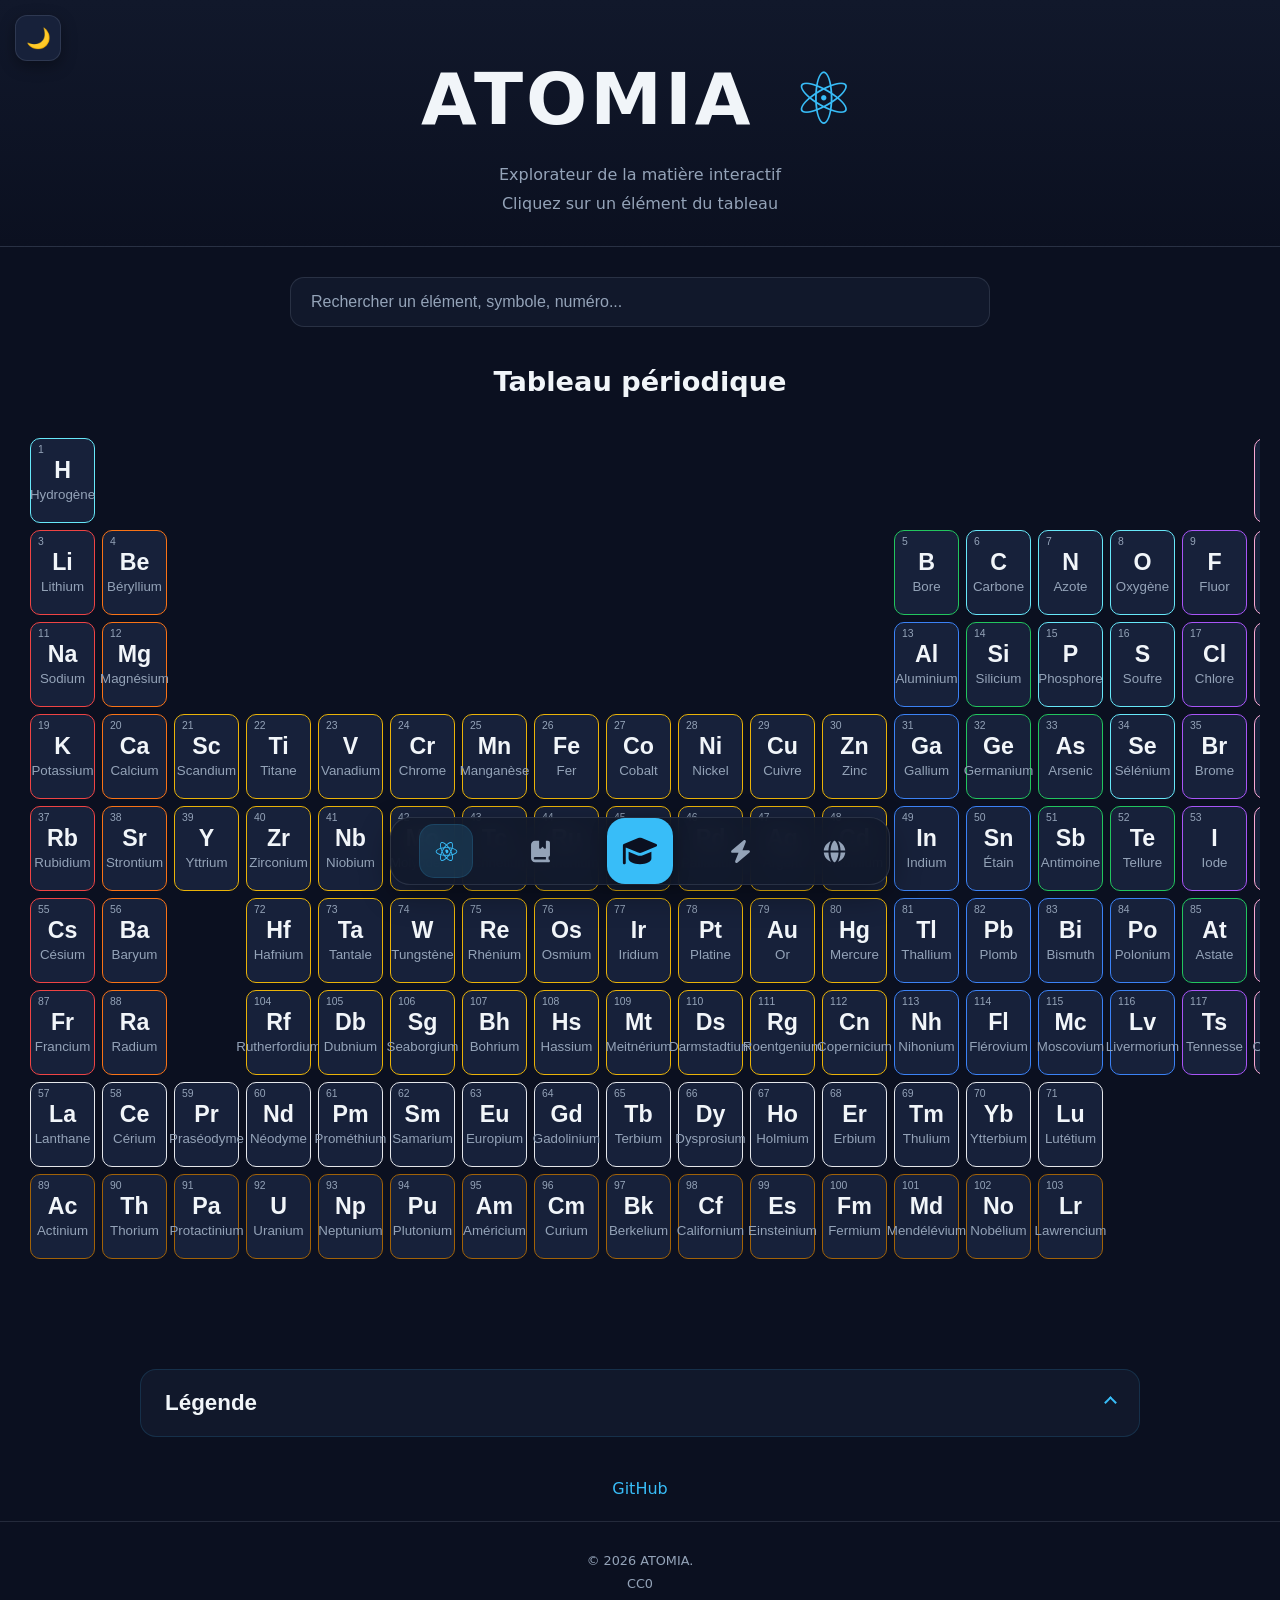
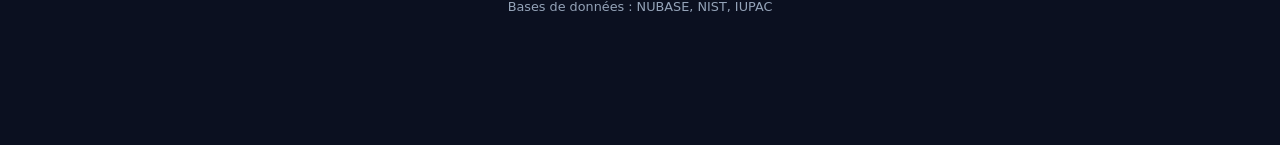
<file: index.html>
<!DOCTYPE html><html lang="fr"><head>
    <meta charset="UTF-8"><meta
    name="viewport"
    content="width=device-width, initial-scale=1.0"
>

<meta
    name="description"
    content="ATOMIA — Explorateur de la matière interactif"
>

<title>ATOMIA ⚛️</title>

<link rel="stylesheet" href="style.css">

</head><body><!-- =====================================================
     EN-TÊTE
====================================================== -->

<header class="header">

    <h1>
        <strong>ATOMIA</strong>
        <span>⚛️</span>
    </h1>

    <p>
        Explorateur de la matière interactif
    </p>

    <p>
        Cliquez sur un élément du tableau
    </p>

</header>


<!-- =====================================================
     CONTENU PRINCIPAL
====================================================== -->

<main>

    <!-- Recherche -->

    <section class="search-section">

        <input
            type="search"
            id="search"
            placeholder="Rechercher un élément, symbole, numéro..."
            autocomplete="off"
            aria-label="Rechercher un élément"
        >

    </section>


    <!-- Tableau périodique -->

    <section class="periodic-section">

        <h2>
            Tableau périodique
        </h2>

        <div
            id="periodic-table"
            class="periodic-table"
            aria-label="Tableau périodique des éléments"
        ></div>

    </section>


    <!-- Fiche d'un élément -->

    <section
        id="element-view"
        class="element-view hidden"
    ></section>

</main>


<!-- =====================================================
     LÉGENDE
====================================================== -->

<section class="legend">

    <button
        class="legend-header"
        id="legend-toggle"
        type="button"
        aria-expanded="false"
        aria-controls="legend-content"
    >

        <h2>
            Légende
        </h2>

        <span
            class="legend-arrow"
            aria-hidden="true"
        ></span>

    </button>


    <div
        class="legend-content"
        id="legend-content"
    >

        <p>
            🔴 Métaux alcalins — Lithium, sodium, potassium,
            rubidium, césium et francium.
        </p>

        <p>
            🟠 Métaux alcalino-terreux — Béryllium, magnésium,
            calcium, strontium, baryum et radium.
        </p>

        <p>
            🟡 Métaux de transition — La grande famille des
            métaux situés au centre du tableau périodique.
        </p>

        <p>
            🔵 Autres métaux — Métaux post-transition et
            autres métaux.
        </p>

        <p>
            🟢 Métalloïdes — Éléments ayant des propriétés
            intermédiaires entre les métaux et les non-métaux.
        </p>

        <p>
            🩵 Non-métaux — Éléments comme l'hydrogène,
            le carbone, l'azote, l'oxygène et le soufre.
        </p>

        <p>
            🟣 Halogènes — Fluor, chlore, brome, iode,
            astate et tennessine.
        </p>

        <p>
            🩷 Gaz nobles — Hélium, néon, argon, krypton,
            xénon, radon et oganesson.
        </p>

        <p>
            ⚪ Lanthanides — Les 15 éléments de La à Lu,
            situés sur la première ligne sous le tableau principal.
        </p>

        <p>
            🟤 Actinides — Les 15 éléments de Ac à Lr,
            situés sur la deuxième ligne sous le tableau principal.
        </p>

    </div>

</section>


<!-- =====================================================
     GITHUB
====================================================== -->

<a
    href="https://github.com/McAlex4031/Atomia"
    class="github"
    target="_blank"
    rel="noopener noreferrer"
>
    GitHub
</a>


<!-- =====================================================
     PIED DE PAGE
====================================================== -->

<footer>

    <p>
        © 2026 ATOMIA.
    </p>

    <p>
        CC0
    </p>

    <p>
        Bases de données : NUBASE, NIST, IUPAC
    </p>

</footer>


<!-- =====================================================
     NAVIGATION PRINCIPALE
     4 ICÔNES — AUCUN TEXTE
====================================================== -->

<nav
    class="bottom-nav"
    aria-label="Navigation principale"
>

    <!-- TABLEAU -->

    <a
        href="index.html"
        class="bottom-nav-item active"
        aria-label="Tableau périodique"
        title="Tableau périodique"
    >

        <svg
            xmlns="http://www.w3.org/2000/svg"
            viewBox="0 0 640 640"
            aria-hidden="true"
        >

            <path d="M482.2 241.2C476.8 239.4 471.4 237.7 466 236.1C466.9 232.4 467.7 228.7 468.5 225C480.8 165.4 472.7 117.5 445.4 101.7C419.1 86.6 376.2 102.3 332.8 140.1C328.5 143.8 324.3 147.7 320.3 151.6C317.6 149 314.8 146.4 312 143.9C266.5 103.5 220.9 86.5 193.6 102.4C167.4 117.6 159.6 162.7 170.6 219.1C171.7 224.7 172.9 230.2 174.3 235.8C167.9 237.6 161.6 239.6 155.7 241.7C102.3 260.2 64 289.4 64 319.6C64 350.8 104.8 382.1 160.3 401.1C164.8 402.6 169.3 404.1 173.9 405.4C172.4 411.4 171.1 417.3 169.9 423.4C159.4 478.9 167.6 522.9 193.8 538C220.8 553.6 266.2 537.6 310.4 498.9C313.9 495.8 317.4 492.6 320.9 489.2C325.3 493.5 329.9 497.6 334.5 501.6C377.3 538.4 419.6 553.3 445.7 538.2C472.7 522.6 481.5 475.3 470.1 417.7C469.2 413.3 468.2 408.8 467.1 404.2C470.3 403.3 473.4 402.3 476.5 401.3C534.2 382.2 576 351.3 576 319.6C576 289.3 536.6 259.9 482.2 241.2zM346.9 156.3C384.1 123.9 418.8 111.2 434.6 120.3C451.5 130 458 169.2 447.4 220.7C446.7 224.1 446 227.4 445.1 230.7C422.9 225.7 400.4 222.1 377.8 220.1C364.8 201.5 350.6 183.7 335.2 167C339.1 163.3 342.9 159.8 346.9 156.3zM231.2 371.5C236.3 380.2 241.5 388.9 247 397.4C231.4 395.7 215.9 393.2 200.6 389.9C205 375.5 210.5 360.6 216.9 345.4C221.5 354.2 226.2 362.9 231.2 371.5zM200.9 251.2C215.3 248 230.6 245.4 246.5 243.4C241.2 251.7 236 260.2 231.1 268.8C226.2 277.3 221.4 286 216.9 294.8C210.6 279.9 205.3 265.3 200.9 251.2zM228.3 320.1C234.9 306.3 242.1 292.8 249.7 279.5C257.3 266.2 265.5 253.3 274.1 240.6C289.1 239.5 304.4 238.9 320 238.9C335.6 238.9 351 239.5 365.9 240.6C374.4 253.2 382.5 266.1 390.2 279.3C397.9 292.5 405.1 306 411.9 319.7C405.2 333.5 398 347.1 390.3 360.5C382.7 373.8 374.6 386.7 366.1 399.5C351.2 400.6 335.7 401.1 320 401.1C304.3 401.1 289.1 400.6 274.4 399.7C265.7 387 257.5 374 249.8 360.7C242.1 347.4 235 333.9 228.3 320.1zM408.9 371.3C414 362.5 418.8 353.6 423.5 344.6C429.9 359.1 435.5 373.8 440.4 388.9C424.9 392.4 409.2 395.1 393.4 396.9C398.8 388.5 403.9 379.9 408.9 371.3zM423.3 294.8C418.6 286 413.8 277.2 408.8 268.6C403.9 260.1 398.8 251.7 393.5 243.4C409.6 245.4 425 248.1 439.4 251.4C434.8 266.2 429.4 280.6 423.3 294.8zM320.2 182.3C330.7 193.7 340.6 205.7 349.8 218.1C330 217.2 310.1 217.2 290.3 218.1C300.1 205.2 310.2 193.2 320.2 182.3zM204.2 121C221 111.2 258.3 125.2 297.6 160C300.1 162.2 302.6 164.6 305.2 167C289.7 183.7 275.4 201.5 262.3 220.1C239.7 222.1 217.3 225.6 195.1 230.5C193.8 225.4 192.7 220.2 191.6 215C182.2 166.6 188.4 130.1 204.2 121zM179.7 384.6C175.5 383.4 171.4 382.1 167.3 380.7C146 374 121.8 363.4 104.3 349.5C94.2 342.5 87.4 331.7 85.5 319.6C85.5 301.3 117.1 277.9 162.7 262C168.4 260 174.2 258.2 180 256.5C186.8 278.2 195 299.5 204.5 320.1C194.9 341 186.6 362.6 179.7 384.6zM296.3 482.6C279.8 497.7 260.7 509.7 239.9 517.9C228.8 523.2 216 523.7 204.6 519.2C188.7 510 182.1 474.7 191.1 427.2C192.2 421.6 193.4 416 194.8 410.5C217.2 415.3 239.8 418.6 262.7 420.3C275.9 439 290.4 456.9 305.9 473.7C302.7 476.8 299.5 479.8 296.3 482.6zM320.8 458.3C310.6 447.3 300.4 435.1 290.5 422C300.1 422.4 310 422.6 320 422.6C330.3 422.6 340.4 422.4 350.4 421.9C341.2 434.6 331.3 446.7 320.8 458.3zM451.5 488.3C450.6 500.5 444.6 511.9 435 519.6C419.1 528.8 385.2 516.8 348.6 485.4C344.4 481.8 340.2 477.9 335.9 473.9C351.2 457 365.3 439.1 378.1 420.3C401 418.4 423.8 414.9 446.3 409.8C447.3 413.9 448.2 418 449 422C453.9 443.6 454.7 466.1 451.5 488.3zM469.7 380.8C466.9 381.7 464.1 382.6 461.2 383.4C454.2 361.6 445.6 340.3 435.7 319.6C445.3 299.2 453.4 278.2 460.2 256.7C465.4 258.2 470.4 259.8 475.2 261.4C521.8 277.4 554.5 301.2 554.5 319.4C554.5 339 519.6 364.3 469.7 380.8zM320 365.8C345.3 365.8 365.8 345.3 365.8 320C365.8 294.7 345.3 274.2 320 274.2C294.7 274.2 274.2 294.7 320 365.8z"/>

        </svg>

    </a>


    <!-- BIBLIOTHÈQUE -->

    <a
        href="book.html"
        class="bottom-nav-item"
        aria-label="Bibliothèque"
        title="Bibliothèque"
    >

        <svg
            xmlns="http://www.w3.org/2000/svg"
            viewBox="0 0 640 640"
            aria-hidden="true"
        >

            <path d="M192 576L512 576C529.7 576 544 561.7 544 544C544 526.3 529.7 512 512 512L512 445.3C530.6 438.7 544 420.9 544 400L544 112C544 85.5 522.5 64 496 64L448 64L448 233.4C448 245.9 437.9 256 425.4 256C419.4 256 413.6 253.6 409.4 249.4L368 208L326.6 249.4C322.4 253.6 316.6 256 310.6 256C298.1 256 288 245.9 288 233.4L288 64L192 64C139 64 96 107 96 160L96 480C96 533 139 576 192 576zM160 480C160 462.3 174.3 448 192 448L448 448L448 512L192 512C174.3 512 160 497.7 160 480z"/>

        </svg>

    </a>

    <!-- COURS -->

    <a
    href="cours.html"
    class="bottom-nav-item cours"
    aria-label="Cours"
    title="Cours"
>
    <svg
        xmlns="http://www.w3.org/2000/svg"
        viewBox="0 0 640 640"
        aria-hidden="true"
    >
        <path d="M80 259.8L289.2 345.9C299 349.9 309.4 352 320 352C330.6 352 341 349.9 350.8 345.9L593.2 246.1C602.2 242.4 608 233.7 608 224C608 214.3 602.2 205.6 593.2 201.9L350.8 102.1C341 98.1 330.6 96 320 96C309.4 96 299 98.1 289.2 102.1L46.8 201.9C37.8 205.6 32 214.3 32 224L32 520C32 533.3 42.7 544 56 544C69.3 544 80 533.3 80 520L80 259.8zM128 331.5L128 448C128 501 214 544 320 544C426 544 512 501 512 448L512 331.4L369.1 390.3C353.5 396.7 336.9 400 320 400C303.1 400 286.5 396.7 270.9 390.3L128 331.4z"/>
    </svg>
    </a>

    <!-- VALENCES -->

    <a
        href="valences.html"
        class="bottom-nav-item"
        aria-label="Valences"
        title="Valences"
    >

        <svg
            xmlns="http://www.w3.org/2000/svg"
            viewBox="0 0 640 640"
            aria-hidden="true"
        >

            <path d="M434.8 54.1C446.7 62.7 451.1 78.3 445.7 91.9L367.3 288L512 288C525.5 288 537.5 296.4 542.1 309.1C546.7 321.8 542.8 336 532.5 344.6L244.5 584.6C233.2 594 217.1 594.5 205.2 585.9C193.3 577.3 188.9 561.7 194.3 548.1L272.7 352L128 352C114.5 352 102.5 343.6 97.9 330.9C93.3 318.2 97.2 304 107.5 295.4L395.5 55.4C406.8 46 422.9 45.5 434.8 54.1z"/>

        </svg>

    </a>


    <!-- EN SAVOIR PLUS -->

    <a
        href="plus.html"
        class="bottom-nav-item"
        aria-label="En savoir plus"
        title="En savoir plus"
    >

        <svg
            xmlns="http://www.w3.org/2000/svg"
            viewBox="0 0 640 640"
            aria-hidden="true"
        >

            <path d="M415.9 344L225 344C227.9 408.5 242.2 467.9 262.5 511.4C273.9 535.9 286.2 553.2 297.6 563.8C308.8 574.3 316.5 576 320.5 576C324.5 576 332.2 574.3 343.4 563.8C354.8 553.2 367.1 535.8 378.5 511.4C398.8 467.9 413.1 408.5 416 344zM224.9 296L415.8 296C413 231.5 398.7 172.1 378.4 128.6C367 104.2 354.7 86.8 343.3 76.2C332.1 65.7 324.4 64 320.4 64C316.4 64 308.7 65.7 297.5 76.2C286.1 86.8 273.8 104.2 262.4 128.6C242.1 172.1 227.8 231.5 224.9 296zM176.9 296C180.4 210.4 202.5 130.9 234.8 78.7C142.7 111.3 74.9 195.2 65.5 296L176.9 296zM65.5 344C74.9 444.8 142.7 528.7 234.8 561.3C202.5 509.1 180.4 429.6 176.9 344L65.5 344zM463.9 344C460.4 429.6 438.3 509.1 406 561.3C498.1 528.6 565.9 444.8 575.3 344L463.9 344zM575.3 296C565.9 195.2 498.1 111.3 406 78.7C438.3 130.9 460.4 210.4 463.9 296L575.3 296z"/>

        </svg>

    </a>

</nav>


<!-- =====================================================
     JAVASCRIPT
====================================================== -->

<script src="app.js"></script>

</body></html>
</file>
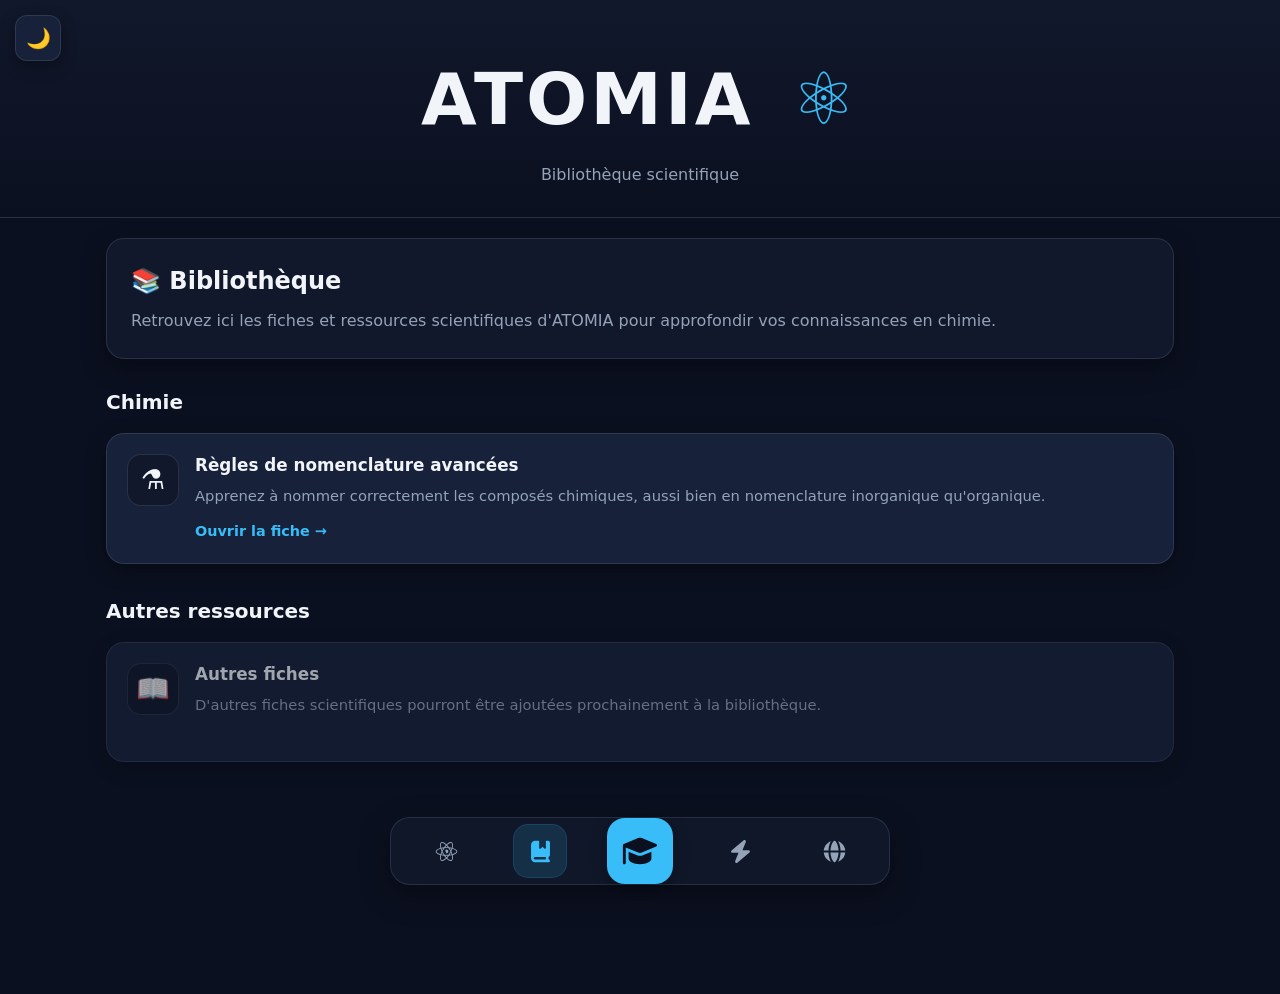
<file: book.html>
<!DOCTYPE html>
<html lang="fr">
<head>
    <meta charset="UTF-8">
    <meta name="viewport" content="width=device-width, initial-scale=1.0">

    <title>Bibliothèque — ATOMIA</title>

    <!-- CSS PRINCIPAL ATOMIA -->
    <link rel="stylesheet" href="style.css">
</head>

<body>

    <!-- =====================================================
         BOUTON CLAIR / SOMBRE
    ====================================================== -->

    <button
        class="theme-toggle"
        id="theme-toggle"
        type="button"
        aria-label="Changer de thème"
        title="Changer de thème"
    >
        🌙
    </button>


    <!-- =====================================================
         HEADER
    ====================================================== -->

    <header class="header">

        <h1>
            ATOMIA <span>⚛️</span>
        </h1>

        <p>Bibliothèque scientifique</p>

    </header>


    <!-- =====================================================
         CONTENU PRINCIPAL
    ====================================================== -->

    <main class="book-page">

        <!-- INTRODUCTION -->

        <section class="book-intro">

            <h2>📚 Bibliothèque</h2>

            <p>
                Retrouvez ici les fiches et ressources scientifiques
                d'ATOMIA pour approfondir vos connaissances en chimie.
            </p>

        </section>


        <!-- =================================================
             NOMENCLATURE
        ================================================== -->

        <section class="book-section">

            <h2>Chimie</h2>

            <div class="book-grid">

                <a
                    href="nomenclature.html"
                    class="book-card"
                    id="nomenclature-card"
                >

                    <div class="book-card-icon">
                        ⚗️
                    </div>

                    <div class="book-card-content">

                        <h3>
                            Règles de nomenclature avancées
                        </h3>

                        <p>
                            Apprenez à nommer correctement les composés
                            chimiques, aussi bien en nomenclature
                            inorganique qu'organique.
                        </p>

                        <span class="book-card-link">
                            Ouvrir la fiche →
                        </span>

                    </div>

                </a>

            </div>

        </section>


        <!-- =================================================
             AUTRES RESSOURCES
        ================================================== -->

        <section class="book-section">

            <h2>Autres ressources</h2>

            <div class="book-grid">

                <div class="book-card book-card-disabled">

                    <div class="book-card-icon">
                        📖
                    </div>

                    <div class="book-card-content">

                        <h3>
                            Autres fiches
                        </h3>

                        <p>
                            D'autres fiches scientifiques pourront être
                            ajoutées prochainement à la bibliothèque.
                        </p>

                    </div>

                </div>

            </div>

        </section>

    </main>


    <!-- =====================================================
         NAVIGATION PRINCIPALE
         EXACTEMENT COMME INDEX.HTML
    ====================================================== -->

    <nav class="bottom-nav" aria-label="Navigation principale">

        <!-- TABLEAU PÉRIODIQUE -->

        <a
            href="index.html"
            class="bottom-nav-item"
            aria-label="Tableau périodique"
            title="Tableau périodique"
        >

            <svg
                xmlns="http://www.w3.org/2000/svg"
                viewBox="0 0 640 640"
                aria-hidden="true"
            >

                <path d="M482.2 241.2C476.8 239.4 471.4 237.7 466 236.1C466.9 232.4 467.7 228.7 468.5 225C480.8 165.4 472.7 117.5 445.4 101.7C419.1 86.6 376.2 102.3 332.8 140.1C328.5 143.8 324.3 147.7 320.3 151.6C317.6 149 314.8 146.4 312 143.9C266.5 103.5 220.9 86.5 193.6 102.4C167.4 117.6 159.6 162.7 170.6 219.1C171.7 224.7 172.9 230.2 174.3 235.8C167.9 237.6 161.6 239.6 155.7 241.7C102.3 260.2 64 289.4 64 319.6C64 350.8 104.8 382.1 160.3 401.1C164.8 402.6 169.3 404.1 173.9 405.4C172.4 411.4 171.1 417.3 169.9 423.4C159.4 478.9 167.6 522.9 193.8 538C220.8 553.6 266.2 537.6 310.4 498.9C313.9 495.8 317.4 492.6 320.9 489.2C325.3 493.5 329.9 497.6 334.5 501.6C377.3 538.4 419.6 553.3 445.7 538.2C472.7 522.6 481.5 475.3 470.1 417.7C469.2 413.3 468.2 408.8 467.1 404.2C470.3 403.3 473.4 402.3 476.5 401.3C534.2 382.2 576 351.3 576 319.6C576 289.3 536.6 259.9 482.2 241.2zM346.9 156.3C384.1 123.9 418.8 111.2 434.6 120.3C451.5 130 458 169.2 447.4 220.7C446.7 224.1 446 227.4 445.1 230.7C422.9 225.7 400.4 222.1 377.8 220.1C364.8 201.5 350.6 183.7 335.2 167C339.1 163.3 342.9 159.8 346.9 156.3zM231.2 371.5C236.3 380.2 241.5 388.9 247 397.4C231.4 395.7 215.9 393.2 200.6 389.9C205 375.5 210.5 360.6 216.9 345.4C221.5 354.2 226.2 362.9 231.2 371.5zM200.9 251.2C215.3 248 230.6 245.4 246.5 243.4C241.2 251.7 236 260.2 231.1 268.8C226.2 277.3 221.4 286 216.9 294.8C210.6 279.9 205.3 265.3 200.9 251.2zM228.3 320.1C234.9 306.3 242.1 292.8 249.7 279.5C257.3 266.2 265.5 253.3 274.1 240.6C289.1 239.5 304.4 238.9 320 238.9C335.6 238.9 351 239.5 365.9 240.6C374.4 253.2 382.5 266.1 390.2 279.3C397.9 292.5 405.1 306 411.9 319.7C405.2 333.5 398 347.1 390.3 360.5C382.7 373.8 374.6 386.7 366.1 399.5C351.2 400.6 335.7 401.1 320 401.1C304.3 401.1 289.1 400.6 274.4 399.7C265.7 387 257.5 374 249.8 360.7C242.1 347.4 235 333.9 228.3 320.1zM408.9 371.3C414 362.5 418.8 353.6 423.5 344.6C429.9 359.1 435.5 373.8 440.4 388.9C424.9 392.4 409.2 395.1 393.4 396.9C398.8 388.5 403.9 379.9 408.9 371.3zM423.3 294.8C418.6 286 413.8 277.2 408.8 268.6C403.9 260.1 398.8 251.7 393.5 243.4C409.6 245.4 425 248.1 439.4 251.4C434.8 266.2 429.4 280.6 423.3 294.8zM320.2 182.3C330.7 193.7 340.6 205.7 349.8 218.1C330 217.2 310.1 217.2 290.3 218.1C300.1 205.2 310.2 193.2 320.2 182.3zM204.2 121C221 111.2 258.3 125.2 297.6 160C300.1 162.2 302.6 164.6 305.2 167C289.7 183.7 275.4 201.5 262.3 220.1C239.7 222.1 217.3 225.6 195.1 230.5C193.8 225.4 192.7 220.2 191.6 215C182.2 166.6 188.4 130.1 204.2 121zM179.7 384.6C175.5 383.4 171.4 382.1 167.3 380.7C146 374 121.8 363.4 104.3 349.5C94.2 342.5 87.4 331.7 85.5 319.6C85.5 301.3 117.1 277.9 162.7 262C168.4 260 174.2 258.2 180 256.5C186.8 278.2 195 299.5 204.5 320.1C194.9 341 186.6 362.6 179.7 384.6zM296.3 482.6C279.8 497.7 260.7 509.7 239.9 517.9C228.8 523.2 216 523.7 204.6 519.2C188.7 510 182.1 474.7 191.1 427.2C192.2 421.6 193.4 416 194.8 410.5C217.2 415.3 239.8 418.6 262.7 420.3C275.9 439 290.4 456.9 305.9 473.7C302.7 476.8 299.5 479.8 296.3 482.6zM320.8 458.3C310.6 447.3 300.4 435.1 290.5 422C300.1 422.4 310 422.6 320 422.6C330.3 422.4 340.4 422.2 350.4 421.9C341.2 434.6 331.3 446.7 320.8 458.3zM451.5 488.3C450.6 500.5 444.6 511.9 435 519.6C419.1 528.8 385.2 516.8 348.6 485.4C344.4 481.8 340.2 477.9 335.9 473.9C351.2 457 365.3 439.1 378.1 420.3C401 418.4 423.8 414.9 446.3 409.8C447.3 413.9 448.2 418 449 422C453.9 443.6 454.7 466.1 451.5 488.3zM469.7 380.8C466.9 381.7 464.1 382.6 461.2 383.4C454.2 361.6 445.6 340.3 435.7 319.6C445.3 299.2 453.4 278.2 460.2 256.7C465.4 258.2 470.4 259.8 475.2 261.4C521.8 277.4 554.5 301.2 554.5 319.4C554.5 339 519.6 364.3 469.7 380.8zM320 365.8C345.3 365.8 365.8 345.3 365.8 320C365.8 294.7 345.3 274.2 320 274.2C294.7 274.2 274.2 294.7 320 365.8z"/>

            </svg>

        </a>


        <!-- BIBLIOTHÈQUE — ACTIVE -->

        <a
            href="book.html"
            class="bottom-nav-item active"
            aria-label="Bibliothèque"
            title="Bibliothèque"
        >

            <svg
                xmlns="http://www.w3.org/2000/svg"
                viewBox="0 0 640 640"
                aria-hidden="true"
            >

                <path d="M192 576L512 576C529.7 576 544 561.7 544 544C544 526.3 529.7 512 512 512L512 445.3C530.6 438.7 544 420.9 544 400L544 112C544 85.5 522.5 64 496 64L448 64L448 233.4C448 245.9 437.9 256 425.4 256C419.4 256 413.6 253.6 409.4 249.4L368 208L326.6 249.4C322.4 253.6 316.6 256 310.6 256C298.1 256 288 245.9 288 233.4L288 64L192 64C139 64 96 107 96 160L96 480C96 533 139 576 192 576zM160 480C160 462.3 174.3 448 192 448L448 448L448 512L192 512C174.3 512 160 497.7 160 480z"/>

            </svg>

        </a>


        <!-- COURS — GROS BOUTON -->

        <a
            href="cours.html"
            class="bottom-nav-item cours"
            aria-label="Cours"
            title="Cours"
        >

            <svg
                xmlns="http://www.w3.org/2000/svg"
                viewBox="0 0 640 640"
                aria-hidden="true"
            >

                <path d="M80 259.8L289.2 345.9C299 349.9 309.4 352 320 352C330.6 352 341 349.9 350.8 345.9L593.2 246.1C602.2 242.4 608 233.7 608 224C608 214.3 602.2 205.6 593.2 201.9L350.8 102.1C341 98.1 330.6 96 320 96C309.4 96 299 98.1 289.2 102.1L46.8 201.9C37.8 205.6 32 214.3 32 224L32 520C32 533.3 42.7 544 56 544C69.3 544 80 533.3 80 520L80 259.8zM128 331.5L128 448C128 501 214 544 320 544C426 544 512 501 512 448L512 331.4L369.1 390.3C353.5 396.7 336.9 400 320 400C303.1 400 286.5 396.7 270.9 390.3L128 331.4z"/>

            </svg>

        </a>


        <!-- VALENCES -->

        <a
            href="valences.html"
            class="bottom-nav-item"
            aria-label="Valences"
            title="Valences"
        >

            <svg
                xmlns="http://www.w3.org/2000/svg"
                viewBox="0 0 640 640"
                aria-hidden="true"
            >

                <path d="M434.8 54.1C446.7 62.7 451.1 78.3 445.7 91.9L367.3 288L512 288C525.5 288 537.5 296.4 542.1 309.1C546.7 321.8 542.8 336 532.5 344.6L244.5 584.6C233.2 594 217.1 594.5 205.2 585.9C193.3 577.3 188.9 561.7 194.3 548.1L272.7 352L128 352C114.5 352 102.5 343.6 97.9 330.9C93.3 318.2 97.2 304 107.5 295.4L395.5 55.4C406.8 46 422.9 45.5 434.8 54.1z"/>

            </svg>

        </a>


        <!-- EN SAVOIR PLUS -->

        <a
            href="plus.html"
            class="bottom-nav-item"
            aria-label="En savoir plus"
            title="En savoir plus"
        >

            <svg
                xmlns="http://www.w3.org/2000/svg"
                viewBox="0 0 640 640"
                aria-hidden="true"
            >

                <path d="M415.9 344L225 344C227.9 408.5 242.2 467.9 262.5 511.4C273.9 535.9 286.2 553.2 297.6 563.8C308.8 574.3 316.5 576 320.5 576C324.5 576 332.2 574.3 343.4 563.8C354.8 553.2 367.1 535.8 378.5 511.4C398.8 467.9 413.1 408.5 416 344zM224.9 296L415.8 296C413 231.5 398.7 172.1 378.4 128.6C367 104.2 354.7 86.8 343.3 76.2C332.1 65.7 324.4 64 320.4 64C316.4 64 308.7 65.7 297.5 76.2C286.1 86.8 273.8 104.2 262.4 128.6C242.1 172.1 227.8 231.5 224.9 296zM176.9 296C180.4 210.4 202.5 130.9 234.8 78.7C142.7 111.3 74.9 195.2 65.5 296L176.9 296zM65.5 344C74.9 444.8 142.7 528.7 234.8 561.3C202.5 509.1 180.4 429.6 176.9 344L65.5 344zM463.9 344C460.4 429.6 438.3 509.1 406 561.3C498.1 528.6 565.9 444.8 575.3 344L463.9 344zM575.3 296C565.9 195.2 498.1 111.3 406 78.7C438.3 130.9 460.4 210.4 463.9 296L575.3 296z"/>

            </svg>

        </a>

    </nav>


    <!-- =====================================================
         JAVASCRIPT — THÈME
    ====================================================== -->

    <script>

        const themeToggle =
            document.getElementById("theme-toggle");

        const savedTheme =
            localStorage.getItem("atomia-theme");

        if (savedTheme === "light") {

            document.body.classList.add("light-theme");

            themeToggle.textContent = "☀️";

        } else {

            themeToggle.textContent = "🌙";

        }


        themeToggle.addEventListener("click", () => {

            document.body.classList.toggle("light-theme");

            const isLight =
                document.body.classList.contains("light-theme");

            localStorage.setItem(
                "atomia-theme",
                isLight ? "light" : "dark"
            );

            themeToggle.textContent =
                isLight ? "☀️" : "🌙";

        });

    </script>

</body>
</html>
</file>
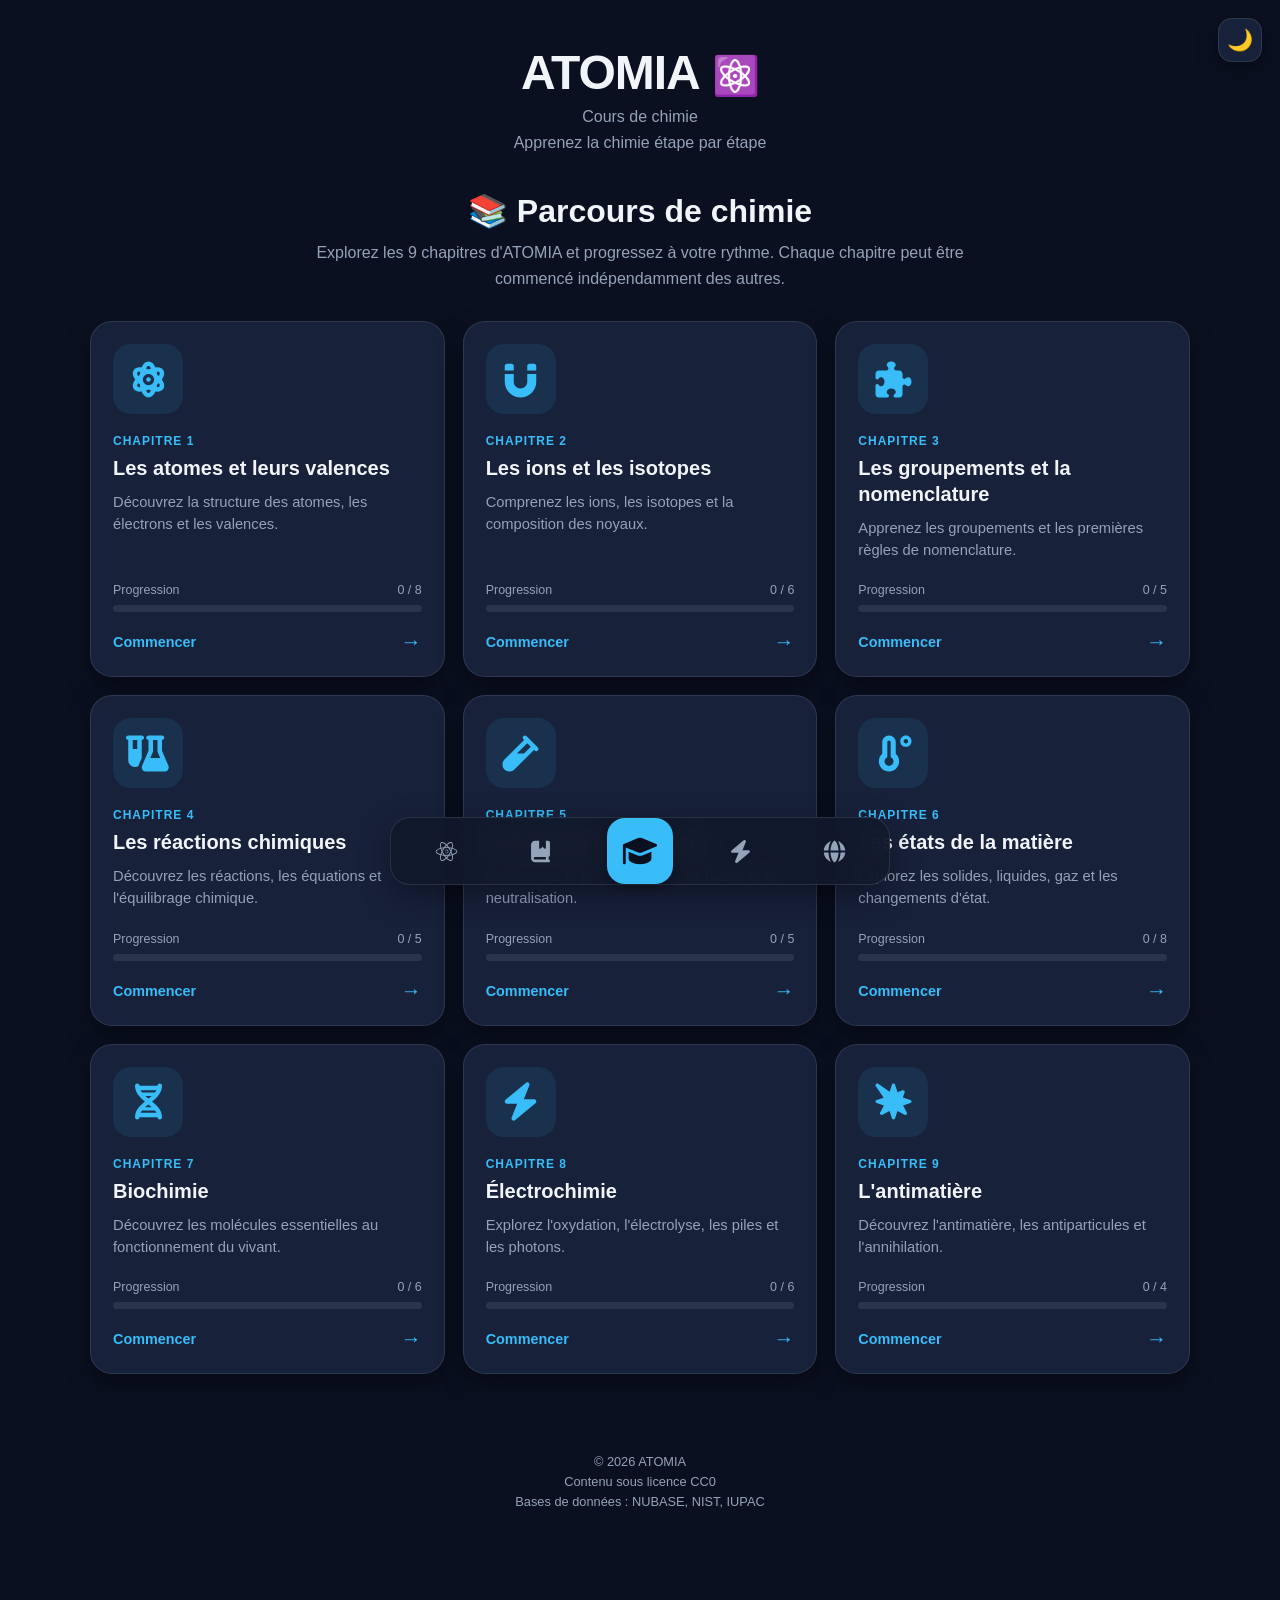
<file: cours.html>
<!DOCTYPE html>
<html lang="fr">
<head>
    <meta charset="UTF-8">
    <meta name="viewport" content="width=device-width, initial-scale=1.0">
    <meta name="description" content="ATOMIA — Cours de chimie interactifs">
    <title>Cours — ATOMIA ⚛️</title>

    <style>
        :root {
            --background: #0B1020;
            --background-secondary: #11182B;
            --card: #17213A;
            --text: #F1F5F9;
            --text-secondary: #94A3B8;
            --accent: #38BDF8;
            --accent-dark: #0284C7;
            --border: rgba(148, 163, 184, 0.18);
            --shadow: rgba(0, 0, 0, 0.35);
        }

        body.light-theme {
            --background: #F5F7FA;
            --background-secondary: #FFFFFF;
            --card: #E9EEF5;
            --text: #172033;
            --text-secondary: #526176;
            --accent: #0284C7;
            --accent-dark: #0369A1;
            --border: rgba(30, 41, 59, 0.15);
            --shadow: rgba(15, 23, 42, 0.18);
        }

        * {
            box-sizing: border-box;
        }

        html {
            scroll-behavior: smooth;
        }

        body {
            margin: 0;
            padding: 0 0 100px;
            min-height: 100vh;
            background: var(--background);
            color: var(--text);
            font-family: Arial, Helvetica, sans-serif;
            transition: background 0.25s ease, color 0.25s ease;
        }

        /* =========================
           BOUTON DU THÈME
        ========================= */

        .theme-toggle {
            position: fixed;
            top: 18px;
            right: 18px;
            z-index: 1000;

            width: 44px;
            height: 44px;

            display: flex;
            align-items: center;
            justify-content: center;

            border: 1px solid var(--border);
            border-radius: 14px;

            background: var(--card);
            color: var(--text);

            font-size: 21px;
            cursor: pointer;

            box-shadow: 0 6px 20px var(--shadow);
            transition:
                transform 0.2s ease,
                background 0.2s ease;
        }

        .theme-toggle:hover {
            transform: translateY(-2px);
        }

        .theme-toggle:active {
            transform: translateY(0);
        }

        /* =========================
           HEADER
        ========================= */

        .header {
            text-align: center;
            padding: 45px 20px 30px;
        }

        .header h1 {
            margin: 0;
            font-size: clamp(2rem, 8vw, 3rem);
            letter-spacing: -1px;
        }

        .header h1 strong {
            font-weight: 800;
        }

        .header h1 span {
            font-size: 0.8em;
        }

        .header p {
            margin: 8px 0 0;
            color: var(--text-secondary);
            font-size: 1rem;
        }

        /* =========================
           CONTENU
        ========================= */

        main {
            width: min(1100px, calc(100% - 30px));
            margin: 0 auto;
        }

        .courses-intro {
            text-align: center;
            margin: 10px auto 30px;
            max-width: 700px;
        }

        .courses-intro h2 {
            margin: 0 0 10px;
            font-size: clamp(1.5rem, 5vw, 2rem);
        }

        .courses-intro p {
            margin: 0;
            color: var(--text-secondary);
            line-height: 1.6;
        }

        /* =========================
           GRILLE DES CHAPITRES
        ========================= */

        .chapters-grid {
            display: grid;
            grid-template-columns: repeat(3, 1fr);
            gap: 18px;
        }

        .chapter-card {
            position: relative;
            display: flex;
            flex-direction: column;

            min-height: 330px;
            padding: 22px;

            background: var(--card);
            border: 1px solid var(--border);
            border-radius: 22px;

            color: var(--text);
            text-decoration: none;

            box-shadow: 0 10px 25px var(--shadow);

            transition:
                transform 0.2s ease,
                border-color 0.2s ease,
                box-shadow 0.2s ease;
        }

        .chapter-card:hover {
            transform: translateY(-5px);
            border-color: rgba(56, 189, 248, 0.4);
            box-shadow: 0 15px 35px var(--shadow);
        }

        .chapter-icon {
            width: 70px;
            height: 70px;

            display: flex;
            align-items: center;
            justify-content: center;

            margin-bottom: 20px;

            border-radius: 18px;
            background: rgba(56, 189, 248, 0.1);
            color: var(--accent);
        }

        .chapter-icon svg {
            width: 45px;
            height: 45px;
            fill: currentColor;
        }

        .chapter-number {
            margin-bottom: 7px;

            color: var(--accent);
            font-size: 0.75rem;
            font-weight: 800;
            letter-spacing: 1px;
            text-transform: uppercase;
        }

        .chapter-card h3 {
            margin: 0 0 10px;
            font-size: 1.25rem;
            line-height: 1.3;
        }

        .chapter-card p {
            margin: 0;
            color: var(--text-secondary);
            line-height: 1.5;
            font-size: 0.92rem;
        }

        .chapter-bottom {
            margin-top: auto;
            padding-top: 22px;
        }

        .progress-info {
            display: flex;
            justify-content: space-between;
            align-items: center;

            margin-bottom: 8px;

            color: var(--text-secondary);
            font-size: 0.78rem;
        }

        .progress-bar {
            width: 100%;
            height: 7px;

            overflow: hidden;

            background: rgba(148, 163, 184, 0.15);
            border-radius: 99px;
        }

        .progress-fill {
            width: 0%;
            height: 100%;

            background: var(--accent);
            border-radius: inherit;

            transition: width 0.3s ease;
        }

        .chapter-link {
            display: flex;
            align-items: center;
            justify-content: space-between;

            margin-top: 18px;

            color: var(--accent);
            font-weight: 700;
            font-size: 0.9rem;
        }

        .chapter-arrow {
            font-size: 1.3rem;
            transition: transform 0.2s ease;
        }

        .chapter-card:hover .chapter-arrow {
            transform: translateX(4px);
        }

        /* =========================
           FOOTER
        ========================= */

        footer {
            margin-top: 50px;
            padding: 25px 20px;
            text-align: center;

            color: var(--text-secondary);
            font-size: 0.8rem;
        }

        footer p {
            margin: 5px 0;
        }

        /* =========================
           NAVBAR
        ========================= */

        .bottom-nav {
            position: fixed;
            left: 50%;
            bottom: 15px;
            transform: translateX(-50%);
            z-index: 1000;

            width: min(500px, calc(100% - 30px));
            height: 68px;

            display: flex;
            align-items: center;
            justify-content: space-around;

            padding: 8px;

            background: rgba(17, 24, 43, 0.92);
            border: 1px solid var(--border);
            border-radius: 20px;

            box-shadow: 0 10px 30px var(--shadow);

            backdrop-filter: blur(14px);
            -webkit-backdrop-filter: blur(14px);
        }

        .bottom-nav-item {
            width: 54px;
            height: 54px;

            display: flex;
            align-items: center;
            justify-content: center;

            color: var(--text-secondary);
            border-radius: 15px;

            text-decoration: none;

            transition:
                color 0.2s ease,
                background 0.2s ease,
                transform 0.2s ease;
        }

        .bottom-nav-item svg {
            width: 27px;
            height: 27px;
            fill: currentColor;

            transition:
                transform 0.2s ease,
                fill 0.2s ease;
        }

        .bottom-nav-item:hover {
            color: var(--accent);
            background: rgba(56, 189, 248, 0.10);
            transform: translateY(-2px);
        }

        .bottom-nav-item:hover svg {
            transform: scale(1.08);
        }

        .bottom-nav-item.active {
            color: var(--accent);
            background: rgba(56, 189, 248, 0.14);
            box-shadow: inset 0 0 0 1px rgba(56, 189, 248, 0.15);
        }

        .bottom-nav-item.cours {
            width: 66px;
            height: 66px;

            background: var(--accent);
            color: var(--background);

            border-radius: 18px;

            position: relative;
            z-index: 20;

            box-shadow: 0 4px 15px rgba(0, 0, 0, 0.35);

            flex-shrink: 0;
        }

        .bottom-nav-item.cours svg {
            width: 38px;
            height: 38px;
            fill: currentColor;
        }

        .bottom-nav-item.cours:hover {
            transform: translateY(-2px);
        }

        .bottom-nav-item.cours:active {
            transform: translateY(0);
        }

        body.light-theme .bottom-nav {
            background: rgba(255, 255, 255, 0.92);
            border-color: var(--border);
            box-shadow: 0 10px 30px var(--shadow);
        }

        body.light-theme .bottom-nav-item {
            color: var(--text-secondary);
        }

        body.light-theme .bottom-nav-item:hover {
            color: var(--accent);
            background: rgba(2, 132, 199, 0.08);
        }

        body.light-theme .bottom-nav-item.active {
            color: var(--accent);
            background: rgba(2, 132, 199, 0.12);
        }

        /* =========================
           RESPONSIVE
        ========================= */

        @media (max-width: 850px) {
            .chapters-grid {
                grid-template-columns: repeat(2, 1fr);
            }
        }

        @media (max-width: 600px) {
            .header {
                padding-top: 40px;
            }

            .chapters-grid {
                grid-template-columns: 1fr;
            }

            .chapter-card {
                min-height: 290px;
            }

            .bottom-nav {
                bottom: 10px;
                width: calc(100% - 20px);
                height: 62px;
                border-radius: 18px;
                padding: 6px;
            }

            .bottom-nav-item {
                width: 50px;
                height: 50px;
                border-radius: 14px;
            }

            .bottom-nav-item svg {
                width: 25px;
                height: 25px;
            }

            .bottom-nav-item.cours {
                width: 60px;
                height: 60px;
            }

            .bottom-nav-item.cours svg {
                width: 34px;
                height: 34px;
            }
        }
    </style>
</head>

<body>

    <!-- =========================
         BOUTON THÈME
    ========================== -->

    <button
        id="theme-toggle"
        class="theme-toggle"
        aria-label="Passer au thème clair"
        title="Thème clair">
        🌙
    </button>


    <!-- =========================
         HEADER
    ========================== -->

    <header class="header">
        <h1><strong>ATOMIA</strong> <span>⚛️</span></h1>
        <p>Cours de chimie</p>
        <p>Apprenez la chimie étape par étape</p>
    </header>


    <!-- =========================
         CONTENU
    ========================== -->

    <main>

        <section class="courses-intro">
            <h2>📚 Parcours de chimie</h2>
            <p>
                Explorez les 9 chapitres d'ATOMIA et progressez
                à votre rythme. Chaque chapitre peut être commencé
                indépendamment des autres.
            </p>
        </section>


        <section class="chapters-grid">

            <!-- CHAPITRE 1 -->
            <a href="chap/chapitre1.html" class="chapter-card" data-chapter="1">
                <div class="chapter-icon">
                    <svg xmlns="http://www.w3.org/2000/svg" viewBox="0 0 640 640">
                        <path d="M320 462.8C308.2 467.9 296.6 472.5 285.1 476.3C301.8 510.1 316.1 512 320 512C323.9 512 338.1 510.1 354.9 476.3C343.5 472.4 331.8 467.9 320 462.8zM510 320C543 365.2 554.3 410.9 533.6 448C513.4 484.3 471.1 497.3 418.4 491.2C396.4 543.3 362.7 576 320 576C277.3 576 243.6 543.3 221.6 491.2C168.9 497.3 126.6 484.3 106.4 448C85.7 410.9 97 365.2 130 320C97 274.8 85.7 229.1 106.4 192C126.6 155.7 168.9 142.7 221.6 148.8C243.6 96.7 277.2 64 320 64C362.8 64 396.4 96.7 418.4 148.8C471.1 142.7 513.4 155.6 533.6 192C554.3 229.1 543 274.8 510 320zM444.2 387.4C442.5 401.6 440.3 415.4 437.5 428.6C469.3 430 476.1 419.9 477.7 416.9C480 412.7 484.7 399 465.8 368.8C459 375.1 451.8 381.3 444.2 387.4zM437.5 211.5C440.3 224.6 442.5 238.4 444.2 252.7C451.8 258.8 459 265 465.8 271.3C484.7 241.1 480 227.3 477.7 223.2C476.1 220.3 469.3 210.2 437.5 211.5zM354.9 163.7C338.1 129.9 323.9 128 320 128C316.1 128 301.9 129.9 285.1 163.7C296.5 167.6 308.2 172.1 320 177.2C331.8 172.1 343.4 167.5 354.9 163.7zM195.9 252.6C197.6 238.3 199.8 224.6 202.6 211.4C170.8 210 164 220.1 162.4 223.1C160.1 227.3 155.4 241 174.3 271.2C181.1 264.9 188.3 258.7 195.9 252.6zM174.2 368.8C155.3 399 160 412.8 162.3 416.9C163.9 419.8 170.7 429.9 202.5 428.6C199.7 415.5 197.5 401.7 195.8 387.4C188.2 381.3 181 375.1 174.2 368.8zM400 320C400 275.8 364.2 240 320 240C275.8 240 240 275.8 240 320C240 364.2 275.8 400 320 400C364.2 400 400 364.2 400 320zM320 288C337.7 288 352 302.3 352 320C352 337.7 337.7 352 320 352C302.3 352 288 337.7 288 320C288 302.3 302.3 288 320 288z"/>
                    </svg>
                </div>

                <div class="chapter-number">Chapitre 1</div>
                <h3>Les atomes et leurs valences</h3>
                <p>Découvrez la structure des atomes, les électrons et les valences.</p>

                <div class="chapter-bottom">
                    <div class="progress-info">
                        <span>Progression</span>
                        <span class="progress-text">0 / 8</span>
                    </div>

                    <div class="progress-bar">
                        <div class="progress-fill"></div>
                    </div>

                    <div class="chapter-link">
                        <span>Commencer</span>
                        <span class="chapter-arrow">→</span>
                    </div>
                </div>
            </a>


            <!-- CHAPITRE 2 -->
            <a href="chap/chapitre2.html" class="chapter-card" data-chapter="2">
                <div class="chapter-icon">
                    <svg xmlns="http://www.w3.org/2000/svg" viewBox="0 0 640 640">
                        <path d="M96 240L96 352C96 475.7 196.3 576 320 576C443.7 576 544 475.7 544 352L544 240L416 240L416 352C416 405 373 448 320 448C267 448 224 405 224 352L224 240L96 240zM96 192L224 192L224 128C224 110.3 209.7 96 192 96L128 96C110.3 96 96 110.3 96 128L96 192zM416 192L544 192L544 128C544 110.3 529.7 96 512 96L448 96C430.3 96 416 110.3 416 128L416 192z"/>
                    </svg>
                </div>

                <div class="chapter-number">Chapitre 2</div>
                <h3>Les ions et les isotopes</h3>
                <p>Comprenez les ions, les isotopes et la composition des noyaux.</p>

                <div class="chapter-bottom">
                    <div class="progress-info">
                        <span>Progression</span>
                        <span class="progress-text">0 / 6</span>
                    </div>

                    <div class="progress-bar">
                        <div class="progress-fill"></div>
                    </div>

                    <div class="chapter-link">
                        <span>Commencer</span>
                        <span class="chapter-arrow">→</span>
                    </div>
                </div>
            </a>


            <!-- CHAPITRE 3 -->
            <a href="chap/chapitre3.html" class="chapter-card" data-chapter="3">
                <div class="chapter-icon">
                    <svg xmlns="http://www.w3.org/2000/svg" viewBox="0 0 640 640">
                        <path d="M288 64C323.3 64 352 85.5 352 112C352 122.4 347.6 132 340 139.9C333.4 146.8 328 155.2 328 164.8C328 179.8 340.2 192 355.2 192L400 192C426.5 192 448 213.5 448 240L448 284.8C448 299.8 460.2 312 475.2 312C484.7 312 493.2 306.6 500.1 300C508 292.5 517.6 288 528 288C554.5 288 576 316.7 576 352C576 387.3 554.5 416 528 416C517.6 416 507.9 411.6 500.1 404C493.2 397.4 484.8 392 475.2 392C460.2 392 448 404.2 448 419.2L448 528C448 554.5 426.5 576 400 576L343.2 576C330.4 576 320 565.6 320 552.8C320 543.6 325.8 535.5 333.2 530C344.8 521.3 352 509.3 352 496C352 469.5 323.3 448 288 448C252.7 448 224 469.5 224 496C224 509.3 231.2 521.3 242.8 530C250.2 535.5 256 543.5 256 552.8C256 565.6 245.6 576 232.8 576L112 576C85.5 576 64 554.5 64 528L64 407.2C64 394.4 74.4 384 87.2 384C96.4 384 104.5 389.8 110 397.2C118.7 408.8 130.7 416 144 416C170.5 416 192 387.3 192 352C192 316.7 170.5 288 144 288C130.7 288 118.7 295.2 110 306.8C104.5 314.2 96.5 320 87.2 320C74.4 320 64 309.6 64 296.8L64 240C64 213.5 85.5 192 112 192L220.8 192C235.8 192 248 179.8 248 164.8C248 155.3 242.6 146.8 236 139.9C228.5 132 224 122.4 224 112C224 85.5 252.7 64 288 64z"/>
                    </svg>
                </div>

                <div class="chapter-number">Chapitre 3</div>
                <h3>Les groupements et la nomenclature</h3>
                <p>Apprenez les groupements et les premières règles de nomenclature.</p>

                <div class="chapter-bottom">
                    <div class="progress-info">
                        <span>Progression</span>
                        <span class="progress-text">0 / 5</span>
                    </div>

                    <div class="progress-bar">
                        <div class="progress-fill"></div>
                    </div>

                    <div class="chapter-link">
                        <span>Commencer</span>
                        <span class="chapter-arrow">→</span>
                    </div>
                </div>
            </a>


            <!-- CHAPITRE 4 -->
            <a href="chap/chapitre4.html" class="chapter-card" data-chapter="4">
                <div class="chapter-icon">
                    <svg xmlns="http://www.w3.org/2000/svg" viewBox="0 0 640 640">
                        <path d="M184.6 475.5C181.5 482.8 179.2 490.4 177.8 498.1C163.3 506.9 146.3 512 128 512C75 512 32 469 32 416L32 128C14.3 128 0 113.7 0 96C0 78.3 14.3 64 32 64L224 64C241.7 64 256 78.3 256 96C256 113.7 241.7 128 224 128L224 383.6L184.6 475.5zM96 128L96 256L160 256L160 128L96 128zM352 64L512 64C529.7 64 544 78.3 544 96C544 113.7 529.7 128 512 128L512 281.4L603.3 494.4C605.6 499.8 607.1 505.5 607.7 511.4L608 512L607.7 512C607.9 513.8 608 515.6 608 517.4C608 549.7 581.8 576 549.4 576L282.5 576C250.2 576 223.9 549.8 223.9 517.4C223.9 515.6 224 513.8 224.2 512L223.9 512L224.2 511.4C224.8 505.6 226.3 499.8 228.6 494.4L320 281.4L320 128C302.3 128 288 113.7 288 96C288 78.3 302.3 64 320 64L352 64zM453.2 306.6C449.8 298.6 448 290.1 448 281.4L448 128L384 128L384 281.4C384 290.1 382.2 298.6 378.8 306.6L345.6 384L486.3 384L453.1 306.6z"/>
                    </svg>
                </div>

                <div class="chapter-number">Chapitre 4</div>
                <h3>Les réactions chimiques</h3>
                <p>Découvrez les réactions, les équations et l'équilibrage chimique.</p>

                <div class="chapter-bottom">
                    <div class="progress-info">
                        <span>Progression</span>
                        <span class="progress-text">0 / 5</span>
                    </div>

                    <div class="progress-bar">
                        <div class="progress-fill"></div>
                    </div>

                    <div class="chapter-link">
                        <span>Commencer</span>
                        <span class="chapter-arrow">→</span>
                    </div>
                </div>
            </a>


            <!-- CHAPITRE 5 -->
            <a href="chap/chapitre5.html" class="chapter-card" data-chapter="5">
                <div class="chapter-icon">
                    <svg xmlns="http://www.w3.org/2000/svg" viewBox="0 0 640 640">
                        <path d="M406.6 73.4C394.1 60.9 373.8 60.9 361.3 73.4C348.8 85.9 348.8 106.2 361.3 118.7L370.7 128L92.1 406.6C74.1 424.6 64 449 64 474.5L64 480C64 533 107 576 160 576L165.5 576C191 576 215.4 565.9 233.4 547.9L512 269.3L521.4 278.7C533.9 291.2 554.2 291.2 566.7 278.7C579.2 266.2 579.2 245.9 566.7 233.4L406.7 73.4zM269.3 320L416 173.3L466.7 224L370.7 320L269.2 320z"/>
                    </svg>
                </div>

                <div class="chapter-number">Chapitre 5</div>
                <h3>Les acides et les bases</h3>
                <p>Comprenez le pH, les acides, les bases et la neutralisation.</p>

                <div class="chapter-bottom">
                    <div class="progress-info">
                        <span>Progression</span>
                        <span class="progress-text">0 / 5</span>
                    </div>

                    <div class="progress-bar">
                        <div class="progress-fill"></div>
                    </div>

                    <div class="chapter-link">
                        <span>Commencer</span>
                        <span class="chapter-arrow">→</span>
                    </div>
                </div>
            </a>


            <!-- CHAPITRE 6 -->
            <a href="chap/chapitre6.html" class="chapter-card" data-chapter="6">
                <div class="chapter-icon">
                    <svg xmlns="http://www.w3.org/2000/svg" viewBox="0 0 640 640">
                        <path d="M160 160C160 107 203 64 256 64C309 64 352 107 352 160L352 324.7C381.5 351.1 400 389.4 400 432C400 511.5 335.5 576 256 576C176.5 576 112 511.5 112 432C112 389.4 130.5 351 160 324.7L160 160zM256 496C291.3 496 320 467.3 320 432C320 405.1 303.5 382.1 280 372.7L280 160C280 146.7 269.3 136 256 136C242.7 136 232 146.7 232 160L232 372.7C208.5 382.2 192 405.2 192 432C192 467.3 220.7 496 256 496zM528 144C528 126.3 513.7 112 496 112C478.3 112 464 126.3 464 144C464 161.7 478.3 176 496 176C513.7 176 528 161.7 528 144zM416 144C416 99.8 451.8 64 496 64C540.2 64 576 99.8 576 144C576 188.2 540.2 224 496 224C451.8 224 416 188.2 416 144z"/>
                    </svg>
                </div>

                <div class="chapter-number">Chapitre 6</div>
                <h3>Les états de la matière</h3>
                <p>Explorez les solides, liquides, gaz et les changements d'état.</p>

                <div class="chapter-bottom">
                    <div class="progress-info">
                        <span>Progression</span>
                        <span class="progress-text">0 / 8</span>
                    </div>

                    <div class="progress-bar">
                        <div class="progress-fill"></div>
                    </div>

                    <div class="chapter-link">
                        <span>Commencer</span>
                        <span class="chapter-arrow">→</span>
                    </div>
                </div>
            </a>


            <!-- CHAPITRE 7 -->
            <a href="chap/chapitre7.html" class="chapter-card" data-chapter="7">
                <div class="chapter-icon">
                    <svg xmlns="http://www.w3.org/2000/svg" viewBox="0 0 640 640">
                        <path d="M480 64C497.7 64 512 78.3 512 96C512 153.8 487.6 200.8 454.6 240.5C430.5 269.4 400.8 295.6 371 320C400.8 344.5 430.5 370.6 454.6 399.5C487.6 439.1 512 486.2 512 544C512 561.7 497.7 576 480 576C462.3 576 448 561.7 448 544L192 544C192 561.7 177.7 576 160 576C142.3 576 128 561.7 128 544C128 486.2 152.4 439.2 185.4 399.5C209.5 370.6 239.2 344.5 269 320C239.2 295.5 209.5 269.4 185.4 240.5C152.4 200.8 128 153.8 128 96C128 78.3 142.3 64 160 64C177.7 64 192 78.3 192 96L448 96C448 78.3 462.3 64 480 64zM411.5 448L228.6 448C220.4 458.5 213.5 469.1 208 480L432.2 480C426.6 469.1 419.7 458.5 411.6 448zM366 400C351.7 387 336.2 374.2 320 361C303.8 374.1 288.3 387 274 400L366 400zM228.5 192L411.4 192C419.6 181.5 426.5 170.9 432 160L207.9 160C213.5 170.9 220.4 181.5 228.5 192zM274 240C288.3 253 303.8 265.8 320 279C336.2 265.9 351.7 253 366 240L274 240z"/>
                    </svg>
                </div>

                <div class="chapter-number">Chapitre 7</div>
                <h3>Biochimie</h3>
                <p>Découvrez les molécules essentielles au fonctionnement du vivant.</p>

                <div class="chapter-bottom">
                    <div class="progress-info">
                        <span>Progression</span>
                        <span class="progress-text">0 / 6</span>
                    </div>

                    <div class="progress-bar">
                        <div class="progress-fill"></div>
                    </div>

                    <div class="chapter-link">
                        <span>Commencer</span>
                        <span class="chapter-arrow">→</span>
                    </div>
                </div>
            </a>


            <!-- CHAPITRE 8 -->
            <a href="chap/chapitre8.html" class="chapter-card" data-chapter="8">
                <div class="chapter-icon">
                    <svg xmlns="http://www.w3.org/2000/svg" viewBox="0 0 640 640">
                        <path d="M434.8 54.1C446.7 62.7 451.1 78.3 445.7 91.9L367.3 288L512 288C525.5 288 537.5 296.4 542.1 309.1C546.7 321.8 542.8 336 532.5 344.6L244.5 584.6C233.2 594 217.1 594.5 205.2 585.9C193.3 577.3 188.9 561.7 194.3 548.1L272.7 352L128 352C114.5 352 102.5 343.6 97.9 330.9C93.3 318.2 97.2 304 107.5 295.4L395.5 55.4C406.8 46 422.9 45.5 434.8 54.1z"/>
                    </svg>
                </div>

                <div class="chapter-number">Chapitre 8</div>
                <h3>Électrochimie</h3>
                <p>Explorez l'oxydation, l'électrolyse, les piles et les photons.</p>

                <div class="chapter-bottom">
                    <div class="progress-info">
                        <span>Progression</span>
                        <span class="progress-text">0 / 6</span>
                    </div>

                    <div class="progress-bar">
                        <div class="progress-fill"></div>
                    </div>

                    <div class="chapter-link">
                        <span>Commencer</span>
                        <span class="chapter-arrow">→</span>
                    </div>
                </div>
            </a>


            <!-- CHAPITRE 9 -->
            <a href="chap/chapitre9.html" class="chapter-card" data-chapter="9">
                <div class="chapter-icon">
                    <svg xmlns="http://www.w3.org/2000/svg" viewBox="0 0 640 640">
                        <path d="M101.6 68.2C92 61.7 79.2 62.9 71 71C62.8 79.1 61.7 92 68.2 101.6L180.2 264.9L80.6 297.2C70.7 300.4 64 309.6 64 320C64 330.4 70.7 339.6 80.6 342.8L183.7 376.2L130.8 476.8C125.9 486.1 127.6 497.5 135.1 504.9C142.6 512.3 153.9 514.1 163.2 509.2L263.8 456.3L297.2 559.4C300.4 569.3 309.6 576 320 576C330.4 576 339.6 569.3 342.8 559.4L376.2 456.3L476.8 509.2C486.1 514.1 497.5 512.4 504.9 504.9C512.3 497.4 514.1 486.1 509.2 476.8L456.3 376.2L559.4 342.8C569.3 339.6 576 330.4 576 320C576 309.6 569.3 300.4 559.4 297.2L452.9 262.7L478.6 192.3C481.8 183.5 479.6 173.7 473 167.1C466.4 160.5 456.6 158.3 447.8 161.5L377.4 187.2L342.9 80.7C339.6 70.7 330.4 64 320 64C309.6 64 300.4 70.7 297.2 80.6L264.9 180.2L101.6 68.2z"/>
                    </svg>
                </div>

                <div class="chapter-number">Chapitre 9</div>
                <h3>L'antimatière</h3>
                <p>Découvrez l'antimatière, les antiparticules et l'annihilation.</p>

                <div class="chapter-bottom">
                    <div class="progress-info">
                        <span>Progression</span>
                        <span class="progress-text">0 / 4</span>
                    </div>

                    <div class="progress-bar">
                        <div class="progress-fill"></div>
                    </div>

                    <div class="chapter-link">
                        <span>Commencer</span>
                        <span class="chapter-arrow">→</span>
                    </div>
                </div>
            </a>

        </section>

    </main>


    <!-- =========================
         FOOTER
    ========================== -->

    <footer>
        <p>© 2026 ATOMIA</p>
        <p>Contenu sous licence CC0</p>
        <p>Bases de données : NUBASE, NIST, IUPAC</p>
    </footer>


    <!-- =========================
         NAVBAR
    ========================== -->

    <nav class="bottom-nav" aria-label="Navigation principale">

        <!-- Tableau périodique -->
        <a
            href="index.html"
            class="bottom-nav-item"
            aria-label="Tableau périodique"
            title="Tableau périodique">

            <svg xmlns="http://www.w3.org/2000/svg" viewBox="0 0 640 640" aria-hidden="true">
                <path d="M482.2 241.2C476.8 239.4 471.4 237.7 466 236.1C466.9 232.4 467.7 228.7 468.5 225C480.8 165.4 472.7 117.5 445.4 101.7C419.1 86.6 376.2 102.3 332.8 140.1C328.5 143.8 324.3 147.7 320.3 151.6C317.6 149 314.8 146.4 312 143.9C266.5 103.5 220.9 86.5 193.6 102.4C167.4 117.6 159.6 162.7 170.6 219.1C171.7 224.7 172.9 230.2 174.3 235.8C167.9 237.6 161.6 239.6 155.7 241.7C102.3 260.2 64 289.4 64 319.6C64 350.8 104.8 382.1 160.3 401.1C164.8 402.6 169.3 404.1 173.9 405.4C172.4 411.4 171.1 417.3 169.9 423.4C159.4 478.9 167.6 522.9 193.8 538C220.8 553.6 266.2 537.6 310.4 498.9C313.9 495.8 317.4 492.6 320.9 489.2C325.3 493.5 329.9 497.6 334.5 501.6C377.3 538.4 419.6 553.3 445.7 538.2C472.7 522.6 481.5 475.3 470.1 417.7C469.2 413.3 468.2 408.8 467.1 404.2C470.3 403.3 473.4 402.3 476.5 401.3C534.2 382.2 576 351.3 576 319.6C576 289.3 536.6 259.9 482.2 241.2zM346.9 156.3C384.1 123.9 418.8 111.2 434.6 120.3C451.5 130 458 169.2 447.4 220.7C446.7 224.1 446 227.4 445.1 230.7C422.9 225.7 400.4 222.1 377.8 220.1C364.8 201.5 350.6 183.7 335.2 167C339.1 163.3 342.9 159.8 346.9 156.3zM231.2 371.5C236.3 380.2 241.5 388.9 247 397.4C231.4 395.7 215.9 393.2 200.6 389.9C205 375.5 210.5 360.6 216.9 345.4C221.5 354.2 226.2 362.9 231.2 371.5zM200.9 251.2C215.3 248 230.6 245.4 246.5 243.4C241.2 251.7 236 260.2 231.1 268.8C226.2 277.3 221.4 286 216.9 294.8C210.6 279.9 205.3 265.3 200.9 251.2zM228.3 320.1C234.9 306.3 242.1 292.8 249.7 279.5C257.3 266.2 265.5 253.3 274.1 240.6C289.1 239.5 304.4 238.9 320 238.9C335.6 238.9 351 239.5 365.9 240.6C374.4 253.2 382.5 266.1 390.2 279.3C397.9 292.5 405.1 306 411.9 319.7C405.2 333.5 398 347.1 390.3 360.5C382.7 373.8 374.6 386.7 366.1 399.5C351.2 400.6 335.7 401.1 320 401.1C304.3 401.1 289.1 400.6 274.4 399.7C265.7 387 257.5 374 249.8 360.7C242.1 347.4 235 333.9 228.3 320.1zM408.9 371.3C414 362.5 418.8 353.6 423.5 344.6C429.9 359.1 435.5 373.8 440.4 388.9C424.9 392.4 409.2 395.1 393.4 396.9C398.8 388.5 403.9 379.9 408.9 371.3zM423.3 294.8C418.6 286 413.8 277.2 408.8 268.6C403.9 260.1 398.8 251.7 393.5 243.4C409.6 245.4 425 248.1 439.4 251.4C434.8 266.2 429.4 280.6 423.3 294.8zM320.2 182.3C330.7 193.7 340.6 205.7 349.8 218.1C330 217.2 310.1 217.2 290.3 218.1C300.1 205.2 310.2 193.2 320.2 182.3zM204.2 121C221 111.2 258.3 125.2 297.6 160C300.1 162.2 302.8 164.6 305.2 167C289.7 183.7 275.4 201.5 262.3 220.1C239.7 222.1 217.3 225.6 195.1 230.5C193.8 225.4 192.7 220.2 191.6 215C182.2 166.6 188.4 130.1 204.2 121zM179.7 384.6C175.5 383.4 171.4 382.1 167.3 380.7C146 374 121.8 363.4 104.3 349.5C94.2 342.5 87.4 331.7 85.5 319.6C85.5 301.3 117.1 277.9 162.7 262C168.4 260 174.2 258.2 180 256.5C186.8 278.2 195 299.5 204.5 320.1C194.9 341 186.6 362.6 179.7 384.6zM296.3 482.6C279.8 497.7 260.7 509.7 239.9 517.9C228.8 523.2 216 523.7 204.6 519.2C188.7 510 182.1 474.7 191.1 427.2C192.2 421.6 193.4 416 194.8 410.5C217.2 415.3 239.8 418.6 262.7 420.3C275.9 439 290.4 456.9 305.9 473.7C302.7 476.8 299.5 479.8 296.3 482.6zM320.8 458.3C310.6 447.3 300.4 435.1 290.5 422C300.1 422.4 310 422.6 320 422.6C330.3 422.4 340.4 422.2 350.4 421.9C341.2 434.6 331.3 446.7 320.8 458.3zM451.5 488.3C450.6 500.5 444.6 511.9 435 519.6C419.1 528.8 385.2 516.8 348.6 485.4C344.4 481.8 340.2 477.9 335.9 473.9C351.2 457 365.3 439.1 378.1 420.3C401 418.4 423.8 414.9 446.3 409.8C447.3 413.9 448.2 418 449 422C453.9 443.6 454.7 466.1 451.5 488.3zM469.7 380.8C466.9 381.7 464.1 382.6 461.2 383.4C454.2 361.6 445.6 340.3 435.7 319.6C445.3 299.2 453.4 278.2 460.2 256.7C465.4 258.2 470.4 259.8 475.2 261.4C521.8 277.4 554.5 301.2 554.5 319.4C554.5 339 519.6 364.3 469.7 380.8zM320 365.8C345.3 365.8 365.8 345.3 365.8 320C365.8 294.7 345.3 274.2 320 274.2C294.7 274.2 274.2 294.7 320 365.8zM320 288C337.7 288 352 302.3 352 320C352 337.7 337.7 352 320 352C302.3 352 288 337.7 288 320C288 302.3 302.3 288 320 288z"/>
            </svg>
        </a>


        <!-- Bibliothèque -->
        <a
            href="book.html"
            class="bottom-nav-item"
            aria-label="Bibliothèque"
            title="Bibliothèque">

            <svg xmlns="http://www.w3.org/2000/svg" viewBox="0 0 640 640" aria-hidden="true">
                <path d="M192 576L512 576C529.7 576 544 561.7 544 544C544 526.3 529.7 512 512 512L512 445.3C530.6 438.7 544 420.9 544 400L544 112C544 85.5 522.5 64 496 64L448 64L448 233.4C448 245.9 437.9 256 425.4 256C419.4 256 413.6 253.6 409.4 249.4L368 208L326.6 249.4C322.4 253.6 316.6 256 310.6 256C298.1 256 288 245.9 288 233.4L288 64L192 64C139 64 96 107 96 160L96 480C96 533 139 576 192 576zM160 480C160 462.3 174.3 448 192 448L448 448L448 512L192 512C174.3 512 160 497.7 160 480z"/>
            </svg>
        </a>


        <!-- Cours -->
        <a
            href="cours.html"
            class="bottom-nav-item cours active"
            aria-label="Cours"
            title="Cours">

            <svg xmlns="http://www.w3.org/2000/svg" viewBox="0 0 640 640" aria-hidden="true">
                <path d="M80 259.8L289.2 345.9C299 349.9 309.4 352 320 352C330.6 352 341 349.9 350.8 345.9L593.2 246.1C602.2 242.4 608 233.7 608 224C608 214.3 602.2 205.6 593.2 201.9L350.8 102.1C341 98.1 330.6 96 320 96C309.4 96 299 98.1 289.2 102.1L46.8 201.9C37.8 205.6 32 214.3 32 224L32 520C32 533.3 42.7 544 56 544C69.3 544 80 533.3 80 520L80 259.8zM128 331.5L128 448C128 501 214 544 320 544C426 544 512 501 512 448L512 331.4L369.1 390.3C353.5 396.7 336.9 400 320 400C303.1 400 286.5 396.7 270.9 390.3L128 331.4z"/>
            </svg>
        </a>


        <!-- Valences -->
        <a
            href="valences.html"
            class="bottom-nav-item"
            aria-label="Valences"
            title="Valences">

            <svg xmlns="http://www.w3.org/2000/svg" viewBox="0 0 640 640" aria-hidden="true">
                <path d="M434.8 54.1C446.7 62.7 451.1 78.3 445.7 91.9L367.3 288L512 288C525.5 288 537.5 296.4 542.1 309.1C546.7 321.8 542.8 336 532.5 344.6L244.5 584.6C233.2 594 217.1 594.5 205.2 585.9C193.3 577.3 188.9 561.7 194.3 548.1L272.7 352L128 352C114.5 352 102.5 343.6 97.9 330.9C93.3 318.2 97.2 304 107.5 295.4L395.5 55.4C406.8 46 422.9 45.5 434.8 54.1z"/>
            </svg>
        </a>


        <!-- Informations -->
        <a
            href="plus.html"
            class="bottom-nav-item"
            aria-label="En savoir plus"
            title="En savoir plus">

            <svg xmlns="http://www.w3.org/2000/svg" viewBox="0 0 640 640" aria-hidden="true">
                <path d="M415.9 344L225 344C227.9 408.5 242.2 467.9 262.5 511.4C273.9 535.9 286.2 553.2 297.6 563.8C308.8 574.3 316.5 576 320.5 576C324.5 576 332.2 574.3 343.4 563.8C354.8 553.2 367.1 535.8 378.5 511.4C398.8 467.9 413.1 408.5 416 344zM224.9 296L415.8 296C413 231.5 398.7 172.1 378.4 128.6C367 104.2 354.7 86.8 343.3 76.2C332.1 65.7 324.4 64 320.4 64C316.4 64 308.7 65.7 297.5 76.2C286.1 86.8 273.8 104.2 262.4 128.6C242.1 172.1 227.8 231.5 224.9 296zM176.9 296C180.4 210.4 202.5 130.9 234.8 78.7C142.7 111.3 74.9 195.2 65.5 296L176.9 296zM65.5 344C74.9 444.8 142.7 528.7 234.8 561.3C202.5 509.1 180.4 429.6 176.9 344L65.5 344zM463.9 344C460.4 429.6 438.3 509.1 406 561.3C498.1 528.6 565.9 444.8 575.3 344L463.9 344zM575.3 296C565.9 195.2 498.1 111.3 406 78.7C438.3 130.9 460.4 210.4 463.9 296L575.3 296z"/>
            </svg>
        </a>

    </nav>


    <!-- =========================
         JAVASCRIPT
    ========================== -->

    <script>
        /* =========================
           THÈME
        ========================== */

        const themeToggle = document.getElementById("theme-toggle");

        function updateThemeButton() {
            const isLight =
                document.body.classList.contains("light-theme");

            themeToggle.textContent =
                isLight ? "☀️" : "🌙";

            themeToggle.setAttribute(
                "aria-label",
                isLight
                    ? "Passer au thème sombre"
                    : "Passer au thème clair"
            );

            themeToggle.setAttribute(
                "title",
                isLight
                    ? "Thème sombre"
                    : "Thème clair"
            );
        }

        const savedTheme =
            localStorage.getItem("atomia-theme");

        if (savedTheme === "light") {
            document.body.classList.add("light-theme");
        }

        updateThemeButton();

        themeToggle.addEventListener("click", () => {
            document.body.classList.toggle("light-theme");

            const isLight =
                document.body.classList.contains("light-theme");

            localStorage.setItem(
                "atomia-theme",
                isLight ? "light" : "dark"
            );

            updateThemeButton();
        });


        /* =========================
           PROGRESSION DES CHAPITRES
        ========================== */

        const chapterCards =
            document.querySelectorAll(".chapter-card");

        chapterCards.forEach(card => {
            const chapter =
                card.dataset.chapter;

            const progress =
                JSON.parse(
                    localStorage.getItem(
                        `atomia-chapter-${chapter}`
                    ) || "[]"
                );

            const total =
                parseInt(
                    card.querySelector(".progress-text")
                        .textContent
                        .split("/")
                        [1]
                );

            const completed =
                progress.length;

            const percentage =
                Math.min(
                    100,
                    (completed / total) * 100
                );

            card.querySelector(".progress-text")
                .textContent =
                `${completed} / ${total}`;

            card.querySelector(".progress-fill")
                .style.width =
                `${percentage}%`;

            const linkText =
                card.querySelector(".chapter-link span");

            if (completed >= total) {
                linkText.textContent = "Terminé";
            } else if (completed > 0) {
                linkText.textContent = "Continuer";
            } else {
                linkText.textContent = "Commencer";
            }
        });
    </script>

</body>
                  </html>
</file>
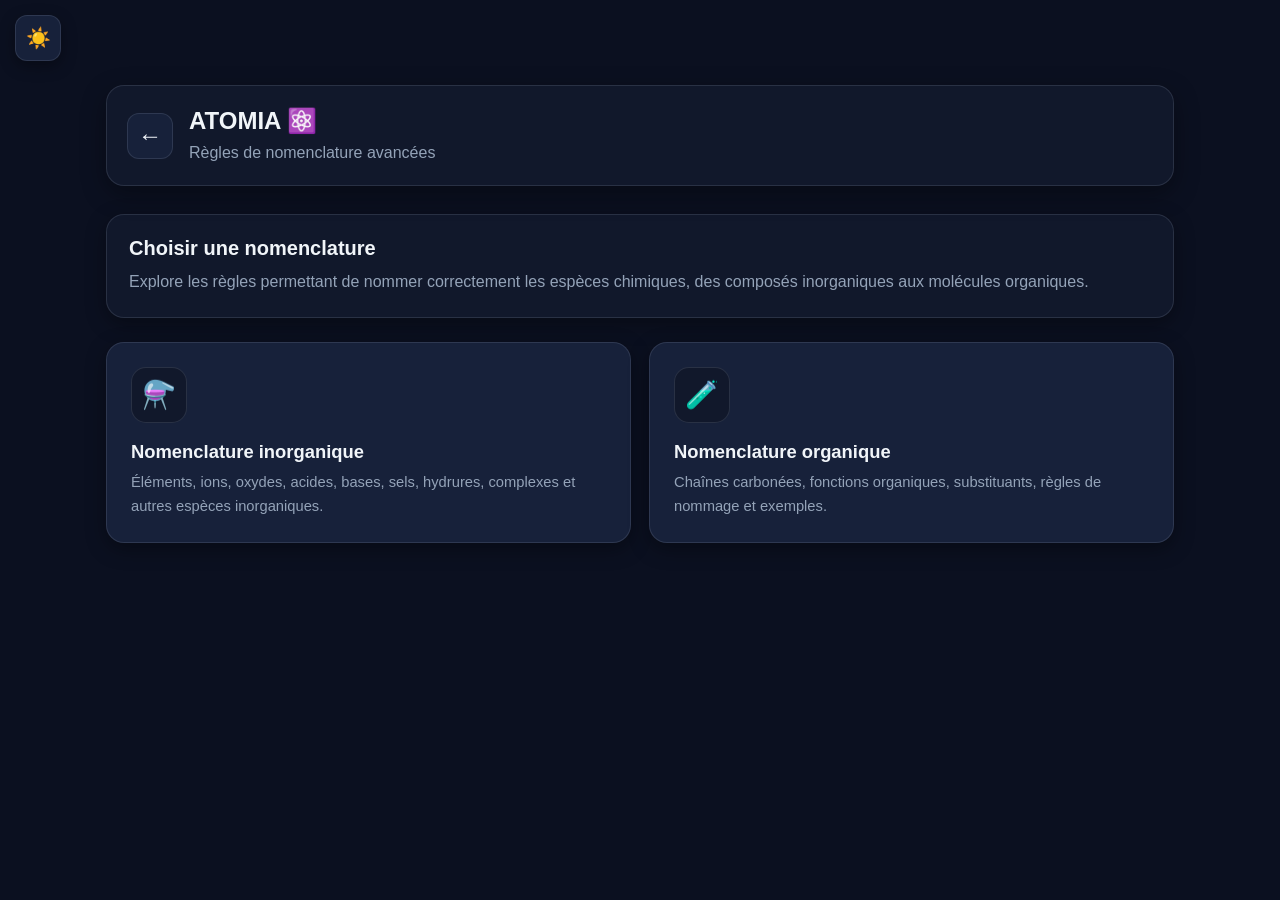
<file: nomenclature.html>
<!DOCTYPE html>
<html lang="fr">
<head>
    <meta charset="UTF-8">
    <meta name="viewport" content="width=device-width, initial-scale=1.0">

    <title>Nomenclature — ATOMIA</title>

    <style>
        :root {
            --background: #0B1020;
            --background-secondary: #11182B;
            --card: #17213A;
            --text: #F1F5F9;
            --text-secondary: #94A3B8;
            --accent: #38BDF8;
            --accent-dark: #0284C7;

            --border: rgba(148, 163, 184, 0.18);
            --shadow: rgba(0, 0, 0, 0.35);

            --success: #22C55E;
            --warning: #F59E0B;
            --danger: #EF4444;
        }

        body.light-theme {
            --background: #F5F7FA;
            --background-secondary: #FFFFFF;
            --card: #E9EEF5;
            --text: #172033;
            --text-secondary: #526176;
            --accent: #0284C7;
            --accent-dark: #0369A1;

            --border: rgba(30, 41, 59, 0.15);
            --shadow: rgba(15, 23, 42, 0.18);
        }

        * {
            box-sizing: border-box;
        }

        html {
            scroll-behavior: smooth;
        }

        body {
            margin: 0;
            min-height: 100vh;
            background: var(--background);
            color: var(--text);
            font-family: Arial, Helvetica, sans-serif;
            transition:
                background 0.25s ease,
                color 0.25s ease;
        }

        button,
        input {
            font: inherit;
        }

        /* =========================
           BOUTON MODE
        ========================= */

        .theme-toggle {
            position: fixed;
            top: 15px;
            left: 15px;
            z-index: 1000;

            width: 46px;
            height: 46px;

            display: flex;
            align-items: center;
            justify-content: center;

            background: var(--card);
            border: 1px solid var(--border);
            border-radius: 12px;

            color: var(--text);
            font-size: 1.25rem;

            cursor: pointer;

            box-shadow: 0 5px 15px var(--shadow);

            transition:
                transform 0.2s ease,
                background 0.2s ease,
                border-color 0.2s ease;
        }

        .theme-toggle:hover {
            transform: translateY(-2px);
            border-color: var(--accent);
        }

        /* =========================
           PAGE
        ========================= */

        .page {
            width: 100%;
            max-width: 1100px;
            margin: 0 auto;
            padding: 85px 16px 40px;
        }

        /* =========================
           EN-TÊTE
        ========================= */

        .page-header {
            position: relative;

            display: flex;
            align-items: center;
            gap: 16px;

            margin-bottom: 28px;
            padding: 20px;

            background: var(--background-secondary);
            border: 1px solid var(--border);
            border-radius: 18px;

            box-shadow: 0 8px 25px var(--shadow);
        }

        .back-button {
            flex-shrink: 0;

            width: 46px;
            height: 46px;

            display: flex;
            align-items: center;
            justify-content: center;

            background: var(--card);
            border: 1px solid var(--border);
            border-radius: 12px;

            color: var(--text);
            font-size: 1.5rem;

            cursor: pointer;

            transition:
                transform 0.2s ease,
                color 0.2s ease,
                border-color 0.2s ease,
                background 0.2s ease;
        }

        .back-button:hover {
            transform: translateX(-3px);
            color: var(--accent);
            border-color: var(--accent);
        }

        .header-text {
            min-width: 0;
        }

        .header-text h1 {
            margin: 0;

            font-size: 1.5rem;
            line-height: 1.25;
        }

        .header-text p {
            margin: 5px 0 0;

            color: var(--text-secondary);
            line-height: 1.5;
        }

        /* =========================
           VUES
        ========================= */

        .view {
            width: 100%;
        }

        .hidden {
            display: none !important;
        }

        /* =========================
           INTRO
        ========================= */

        .intro {
            margin-bottom: 24px;
            padding: 22px;

            background: var(--background-secondary);
            border: 1px solid var(--border);
            border-radius: 18px;

            box-shadow: 0 6px 20px var(--shadow);
        }

        .intro h2 {
            margin: 0 0 8px;
            font-size: 1.25rem;
        }

        .intro p {
            margin: 0;
            color: var(--text-secondary);
            line-height: 1.7;
        }

        /* =========================
           CATÉGORIES
        ========================= */

        .category-grid {
            display: grid;
            grid-template-columns: repeat(2, minmax(0, 1fr));
            gap: 18px;
        }

        .category-card {
            width: 100%;
            min-height: 180px;

            padding: 24px;

            text-align: left;

            background: var(--card);
            border: 1px solid var(--border);
            border-radius: 18px;

            color: var(--text);

            cursor: pointer;

            box-shadow: 0 6px 20px var(--shadow);

            transition:
                transform 0.2s ease,
                border-color 0.2s ease,
                box-shadow 0.2s ease;
        }

        .category-card:hover {
            transform: translateY(-4px);
            border-color: var(--accent);
            box-shadow: 0 10px 28px var(--shadow);
        }

        .category-icon {
            width: 56px;
            height: 56px;

            display: flex;
            align-items: center;
            justify-content: center;

            margin-bottom: 18px;

            background: var(--background-secondary);
            border: 1px solid var(--border);
            border-radius: 15px;

            font-size: 1.7rem;
        }

        .category-card h3 {
            margin: 0 0 8px;
            font-size: 1.15rem;
        }

        .category-card p {
            margin: 0;

            color: var(--text-secondary);
            line-height: 1.6;
            font-size: 0.92rem;
        }

        /* =========================
           CHAPITRES
        ========================= */

        .course-header {
            margin-bottom: 20px;
            padding: 20px;

            background: var(--background-secondary);
            border: 1px solid var(--border);
            border-radius: 18px;

            box-shadow: 0 6px 20px var(--shadow);
        }

        .course-header h2 {
            margin: 0 0 6px;
            font-size: 1.35rem;
        }

        .course-header p {
            margin: 0;
            color: var(--text-secondary);
            line-height: 1.6;
        }

        .chapter-grid {
            display: grid;
            grid-template-columns: repeat(auto-fit, minmax(250px, 1fr));
            gap: 12px;
        }

        .chapter-button {
            display: flex;
            align-items: center;
            gap: 13px;

            width: 100%;
            min-height: 72px;

            padding: 14px 16px;

            background: var(--card);
            border: 1px solid var(--border);
            border-radius: 14px;

            color: var(--text);

            text-align: left;

            cursor: pointer;

            transition:
                transform 0.2s ease,
                border-color 0.2s ease,
                background 0.2s ease;
        }

        .chapter-button:hover {
            transform: translateY(-2px);
            border-color: var(--accent);
            background: var(--background-secondary);
        }

        .chapter-number {
            flex-shrink: 0;

            width: 36px;
            height: 36px;

            display: flex;
            align-items: center;
            justify-content: center;

            background: var(--background-secondary);
            border: 1px solid var(--border);
            border-radius: 10px;

            color: var(--accent);
            font-weight: 700;
        }

        .chapter-name {
            font-weight: 600;
            line-height: 1.35;
        }

        /* =========================
           CONTENU
        ========================= */

        .content-toolbar {
            display: flex;
            align-items: center;
            gap: 10px;

            margin-bottom: 18px;
        }

        .content-back {
            display: inline-flex;
            align-items: center;
            gap: 8px;

            padding: 10px 14px;

            background: var(--card);
            border: 1px solid var(--border);
            border-radius: 11px;

            color: var(--text);

            cursor: pointer;

            transition:
                border-color 0.2s ease,
                color 0.2s ease,
                transform 0.2s ease;
        }

        .content-back:hover {
            transform: translateX(-2px);
            color: var(--accent);
            border-color: var(--accent);
        }

        .search {
            flex: 1;
            min-width: 0;

            padding: 11px 14px;

            background: var(--background-secondary);
            border: 1px solid var(--border);
            border-radius: 11px;

            color: var(--text);

            outline: none;

            transition:
                border-color 0.2s ease,
                box-shadow 0.2s ease;
        }

        .search::placeholder {
            color: var(--text-secondary);
        }

        .search:focus {
            border-color: var(--accent);
            box-shadow: 0 0 0 3px rgba(56, 189, 248, 0.12);
        }

        .chapter-content {
            display: flex;
            flex-direction: column;
            gap: 16px;
        }

        .content-section {
            padding: 20px;

            background: var(--card);
            border: 1px solid var(--border);
            border-radius: 17px;

            box-shadow: 0 6px 20px var(--shadow);
        }

        .content-section > h2 {
            margin: 0 0 15px;

            color: var(--text);
            font-size: 1.25rem;
        }

        .content-section > p {
            color: var(--text-secondary);
            line-height: 1.7;
        }

        /* =========================
           ENTRÉES DE DONNÉES
        ========================= */

        .data-list {
            display: flex;
            flex-direction: column;
            gap: 12px;
        }

        .data-entry {
            padding: 16px;

            background: var(--background-secondary);
            border: 1px solid var(--border);
            border-radius: 13px;
        }

        .data-entry-title {
            margin: 0 0 13px;

            color: var(--text);
            font-size: 1rem;
            font-weight: 700;
        }

        .data-fields {
            display: flex;
            flex-direction: column;
            gap: 9px;
        }

        .data-field {
            padding: 10px 12px;

            background: var(--card);
            border: 1px solid var(--border);
            border-radius: 9px;
        }

        .field-label {
            display: block;
            margin-bottom: 4px;

            color: var(--accent);
            font-size: 0.78rem;
            font-weight: 700;
            text-transform: uppercase;
            letter-spacing: 0.04em;
        }

        .field-value {
            color: var(--text-secondary);
            line-height: 1.6;
            white-space: pre-wrap;
        }

        /* =========================
           FORMULES
        ========================= */

        .formula {
            display: inline-block;

            padding: 5px 9px;

            background: var(--background);
            border: 1px solid var(--border);
            border-radius: 7px;

            color: var(--accent);

            font-family: "Courier New", monospace;
            font-weight: 700;
        }

        /* =========================
           RÈGLES / EXEMPLES
        ========================= */

        .rule-box,
        .example-box,
        .warning-box {
            margin-top: 12px;
            padding: 14px 15px;

            border-radius: 11px;
            line-height: 1.65;
        }

        .rule-box {
            background: rgba(56, 189, 248, 0.07);
            border-left: 3px solid var(--accent);
        }

        .example-box {
            background: rgba(34, 197, 94, 0.07);
            border-left: 3px solid var(--success);
        }

        .warning-box {
            background: rgba(245, 158, 11, 0.07);
            border-left: 3px solid var(--warning);
        }

        .box-title {
            display: block;
            margin-bottom: 5px;

            color: var(--text);
            font-weight: 700;
        }

        /* =========================
           LISTES
        ========================= */

        .clean-list {
            margin: 8px 0 0;
            padding-left: 22px;

            color: var(--text-secondary);
            line-height: 1.7;
        }

        .clean-list li {
            margin-bottom: 5px;
        }

        /* =========================
           TABLEAUX
        ========================= */

        .table-wrapper {
            width: 100%;
            overflow-x: auto;

            margin-top: 12px;

            border: 1px solid var(--border);
            border-radius: 12px;
        }

        table {
            width: 100%;
            min-width: 500px;

            border-collapse: collapse;

            background: var(--background-secondary);
        }

        th,
        td {
            padding: 11px 13px;

            border-bottom: 1px solid var(--border);

            text-align: left;
            vertical-align: top;

            line-height: 1.5;
        }

        th {
            color: var(--text);
            background: var(--card);
        }

        td {
            color: var(--text-secondary);
        }

        tr:last-child td {
            border-bottom: none;
        }

        /* =========================
           CHARGEMENT / ERREUR
        ========================= */

        .loading {
            padding: 40px 20px;

            text-align: center;
            color: var(--text-secondary);
        }

        .error {
            padding: 20px;

            background: var(--card);
            border: 1px solid var(--danger);
            border-radius: 15px;

            color: var(--text);
        }

        .error strong {
            display: block;
            margin-bottom: 7px;
            color: var(--danger);
        }

        /* =========================
           MOBILE
        ========================= */

        @media (max-width: 700px) {

            .theme-toggle {
                top: 10px;
                left: 10px;

                width: 42px;
                height: 42px;

                font-size: 1.1rem;
            }

            .page {
                padding: 70px 12px 25px;
            }

            .page-header {
                align-items: flex-start;
                padding: 17px;
                border-radius: 15px;
            }

            .back-button {
                width: 42px;
                height: 42px;
            }

            .header-text h1 {
                font-size: 1.3rem;
            }

            .category-grid {
                grid-template-columns: 1fr;
            }

            .category-card {
                min-height: 150px;
                padding: 20px;
                border-radius: 15px;
            }

            .chapter-grid {
                grid-template-columns: 1fr;
            }

            .course-header,
            .content-section,
            .intro {
                padding: 17px;
                border-radius: 15px;
            }

            .content-toolbar {
                flex-direction: column;
                align-items: stretch;
            }

            .content-back {
                justify-content: center;
            }
        }

        @media (max-width: 400px) {
            .page {
                padding-left: 10px;
                padding-right: 10px;
            }

            .page-header {
                gap: 11px;
            }

            .header-text h1 {
                font-size: 1.18rem;
            }

            .header-text p {
                font-size: 0.86rem;
            }

            .category-card {
                padding: 17px;
            }

            .data-entry {
                padding: 13px;
            }
        }

        button:focus-visible,
        input:focus-visible {
            outline: 2px solid var(--accent);
            outline-offset: 3px;
        }
    </style>
</head>

<body>

    <!-- =========================
         BOUTON MODE
    ========================== -->

    <button
        id="themeToggle"
        class="theme-toggle"
        aria-label="Changer de thème"
        title="Changer de thème">
        ☀️
    </button>


    <main class="page">

        <!-- =========================
             EN-TÊTE
        ========================== -->

        <header class="page-header">

            <button
                id="backButton"
                class="back-button"
                aria-label="Retour à la bibliothèque"
                title="Retour à la bibliothèque">
                ←
            </button>

            <div class="header-text">
                <h1>ATOMIA ⚛️</h1>
                <p>Règles de nomenclature avancées</p>
            </div>

        </header>


        <!-- =========================
             VUE : CATÉGORIES
        ========================== -->

        <section id="categoryView" class="view">

            <div class="intro">
                <h2>Choisir une nomenclature</h2>

                <p>
                    Explore les règles permettant de nommer correctement
                    les espèces chimiques, des composés inorganiques
                    aux molécules organiques.
                </p>
            </div>


            <div class="category-grid">

                <button
                    class="category-card"
                    data-file="data/nomenclature_inorganique.json"
                    data-name="Nomenclature inorganique">

                    <div class="category-icon">⚗️</div>

                    <h3>Nomenclature inorganique</h3>

                    <p>
                        Éléments, ions, oxydes, acides, bases,
                        sels, hydrures, complexes et autres espèces
                        inorganiques.
                    </p>

                </button>


                <button
                    class="category-card"
                    data-file="data/nomenclature_organique.json"
                    data-name="Nomenclature organique">

                    <div class="category-icon">🧪</div>

                    <h3>Nomenclature organique</h3>

                    <p>
                        Chaînes carbonées, fonctions organiques,
                        substituants, règles de nommage et exemples.
                    </p>

                </button>

            </div>

        </section>


        <!-- =========================
             VUE : CHAPITRES
        ========================== -->

        <section id="chaptersView" class="view hidden">

            <div class="course-header">

                <h2 id="courseTitle">Nomenclature</h2>

                <p>
                    Choisis un chapitre pour consulter les règles
                    et les exemples correspondants.
                </p>

            </div>

            <div id="chapterList" class="chapter-grid"></div>

        </section>


        <!-- =========================
             VUE : CONTENU
        ========================== -->

        <section id="contentView" class="view hidden">

            <div class="content-toolbar">

                <button
                    id="contentBack"
                    class="content-back">
                    ← Chapitres
                </button>

                <input
                    id="searchInput"
                    class="search"
                    type="search"
                    placeholder="Rechercher dans ce chapitre…"
                    autocomplete="off">

            </div>

            <div id="chapterContent" class="chapter-content"></div>

        </section>

    </main>


    <script>

        /* =========================================================
           THÈME
        ========================================================= */

        const themeToggle = document.getElementById("themeToggle");

        function applyTheme(theme) {

            if (theme === "light") {
                document.body.classList.add("light-theme");
                themeToggle.textContent = "🌙";
                themeToggle.title = "Activer le mode sombre";
            } else {
                document.body.classList.remove("light-theme");
                themeToggle.textContent = "☀️";
                themeToggle.title = "Activer le mode clair";
            }

            localStorage.setItem("atomia-theme", theme);
        }


        /*
         * Sombre par défaut.
         *
         * Si un choix existe déjà dans le navigateur,
         * on le récupère.
         */

        const savedTheme = localStorage.getItem("atomia-theme");

        applyTheme(savedTheme === "light" ? "light" : "dark");


        themeToggle.addEventListener("click", () => {

            const newTheme =
                document.body.classList.contains("light-theme")
                    ? "dark"
                    : "light";

            applyTheme(newTheme);
        });


        /* =========================================================
           ÉLÉMENTS DE L'INTERFACE
           ========================================================= */

        const categoryView = document.getElementById("categoryView");
        const chaptersView = document.getElementById("chaptersView");
        const contentView = document.getElementById("contentView");

        const backButton = document.getElementById("backButton");
        const contentBack = document.getElementById("contentBack");

        const courseTitle = document.getElementById("courseTitle");
        const chapterList = document.getElementById("chapterList");
        const chapterContent = document.getElementById("chapterContent");
        const searchInput = document.getElementById("searchInput");


        let currentData = null;
        let currentCategory = "";
        let currentChapter = null;


        /* =========================================================
           TITRES LISIBLES
           ========================================================= */

        const titles = {

            meta: "Informations générales",

            systemes_de_nomenclature:
                "Systèmes de nomenclature",

            regles_generales:
                "Règles générales",

            elements:
                "Éléments",

            ions:
                "Ions",

            composes_binaires:
                "Composés binaires",

            hydrures:
                "Hydrures",

            oxydes:
                "Oxydes",

            acides:
                "Acides",

            bases:
                "Bases",

            sels:
                "Sels",

            composes_de_coordination:
                "Composés de coordination",

            composes_d_addition_et_phases_particulieres:
                "Composés d'addition et phases particulières",

            chaines_boranes_et_polyanions:
                "Chaînes boranes et polyanions",

            noms_usuels:
                "Noms usuels",

            methode_de_nommage:
                "Méthode de nommage",

            erreurs_frequentes:
                "Erreurs fréquentes",

            alcanes:
                "Alcanes",

            alcenes:
                "Alcènes",

            alcynes:
                "Alcynes",

            fonctions:
                "Fonctions organiques",

            hydrocarbures:
                "Hydrocarbures",

            substituants:
                "Substituants"
        };


        /* =========================================================
           LABELS DES CHAMPS
           ========================================================= */

        const labels = {

            nom: "Nom",
            nom_commun: "Nom commun",
            nom_systematique: "Nom systématique",

            formule: "Formule",
            formule_brute: "Formule brute",
            formule_developpee: "Formule développée",
            formule_semideveloppee: "Formule semi-développée",

            symbole: "Symbole",
            element: "Élément",
            elements: "Éléments",

            description: "Description",
            definition: "Définition",

            regle: "Règle",
            regles: "Règles",

            exemple: "Exemple",
            exemples: "Exemples",

            attention: "Attention",
            remarque: "Remarque",
            note: "Note",

            explication: "Explication",
            utilisation: "Utilisation",
            usages: "Usages",

            charge: "Charge",
            etat: "État",

            prefixe: "Préfixe",
            suffixe: "Suffixe",

            methode: "Méthode",
            etape: "Étape",
            etapes: "Étapes",

            erreur: "Erreur",
            correction: "Correction",

            categorie: "Catégorie",
            type: "Type",

            oxydation: "Nombre d'oxydation",
            nombre_oxydation: "Nombre d'oxydation",

            anion: "Anion",
            cation: "Cation"
        };


        /* =========================================================
           CONVERSION D'UN NOM TECHNIQUE EN TITRE
           ========================================================= */

        function humanize(key) {

            if (titles[key]) {
                return titles[key];
            }

            if (labels[key]) {
                return labels[key];
            }

            return key
                .replace(/_/g, " ")
                .replace(/\b\w/g, letter => letter.toUpperCase());
        }


        /* =========================================================
           DÉTECTION DES FORMULES
           ========================================================= */

        function looksLikeFormula(value, key = "") {

            if (typeof value !== "string") {
                return false;
            }

            const lowerKey = key.toLowerCase();

            if (
                lowerKey.includes("formule") ||
                lowerKey === "symbol" ||
                lowerKey === "symbole"
            ) {
                return true;
            }

            /*
             * Détection simple de formules chimiques :
             * H2O, NaCl, Fe2O3, SO4^2-, etc.
             */

            return /^[A-Z][A-Za-z0-9₀-₉()+\-^·. ]{1,25}$/.test(value)
                && /[A-Z]/.test(value)
                && /[0-9]/.test(value);
        }


        /* =========================================================
           AFFICHAGE D'UNE VALEUR SIMPLE
           ========================================================= */

        function renderValue(value, key = "") {

            if (value === null || value === undefined) {
                return "";
            }


            if (
                typeof value === "string" ||
                typeof value === "number" ||
                typeof value === "boolean"
            ) {

                const text = String(value);

                if (looksLikeFormula(text, key)) {

                    const span = document.createElement("span");

                    span.className = "formula";
                    span.textContent = text;

                    return span;
                }

                const fragment = document.createDocumentFragment();
                fragment.appendChild(document.createTextNode(text));

                return fragment;
            }


            if (Array.isArray(value)) {

                const list = document.createElement("ul");
                list.className = "clean-list";

                value.forEach(item => {

                    const li = document.createElement("li");

                    if (
                        typeof item === "string" ||
                        typeof item === "number"
                    ) {
                        li.textContent = item;
                    } else {
                        li.appendChild(renderValue(item));
                    }

                    list.appendChild(li);
                });

                return list;
            }


            if (typeof value === "object") {

                return renderObject(value);
            }


            return document.createTextNode(String(value));
        }


        /* =========================================================
           AFFICHAGE D'UN OBJET
           ========================================================= */

        function renderObject(object) {

            const wrapper = document.createElement("div");
            wrapper.className = "data-fields";

            Object.entries(object).forEach(([key, value]) => {

                /*
                 * Certains champs techniques sont moins utiles
                 * à l'utilisateur final.
                 */

                if (
                    key === "id" ||
                    key === "_id"
                ) {
                    return;
                }


                const field = document.createElement("div");
                field.className = "data-field";


                const label = document.createElement("span");
                label.className = "field-label";
                label.textContent = humanize(key);


                const content = document.createElement("div");
                content.className = "field-value";


                /*
                 * Les règles, exemples et avertissements
                 * ont une présentation spéciale.
                 */

                const lowerKey = key.toLowerCase();

                if (
                    lowerKey.includes("attention") ||
                    lowerKey.includes("warning")
                ) {

                    const box = document.createElement("div");
                    box.className = "warning-box";

                    const title = document.createElement("span");
                    title.className = "box-title";
                    title.textContent = "⚠️ Attention";

                    box.appendChild(title);
                    box.appendChild(renderValue(value, key));

                    field.appendChild(box);

                } else if (
                    lowerKey.includes("exemple") ||
                    lowerKey.includes("example")
                ) {

                    const box = document.createElement("div");
                    box.className = "example-box";

                    const title = document.createElement("span");
                    title.className = "box-title";
                    title.textContent = "💡 Exemple";

                    box.appendChild(title);
                    box.appendChild(renderValue(value, key));

                    field.appendChild(box);

                } else if (
                    lowerKey.includes("regle") ||
                    lowerKey.includes("rule")
                ) {

                    const box = document.createElement("div");
                    box.className = "rule-box";

                    const title = document.createElement("span");
                    title.className = "box-title";
                    title.textContent = "📘 Règle";

                    box.appendChild(title);
                    box.appendChild(renderValue(value, key));

                    field.appendChild(box);

                } else {

                    field.appendChild(label);
                    field.appendChild(content);

                    content.appendChild(renderValue(value, key));
                }


                wrapper.appendChild(field);
            });

            return wrapper;
        }


        /* =========================================================
           CRÉATION D'UNE ENTRÉE
           ========================================================= */

        function createEntry(data, index) {

            const entry = document.createElement("article");
            entry.className = "data-entry";


            /*
             * Si l'objet possède un nom, on l'utilise comme
             * titre de l'entrée.
             */

            if (
                data &&
                typeof data === "object" &&
                !Array.isArray(data)
            ) {

                const titleValue =
                    data.nom ||
                    data.nom_commun ||
                    data.nom_systematique ||
                    data.titre ||
                    data.name;

                if (titleValue) {

                    const title =
                        document.createElement("h3");

                    title.className = "data-entry-title";
                    title.textContent = titleValue;

                    entry.appendChild(title);
                }


                entry.appendChild(renderObject(data));

            } else {

                entry.appendChild(renderValue(data));
            }


            return entry;
        }


        /* =========================================================
           CRÉATION D'UN CHAPITRE
           ========================================================= */

        function createChapter(key, data, number) {

            const section =
                document.createElement("section");

            section.className = "content-section";

            section.dataset.searchText =
                JSON.stringify(data).toLowerCase();


            const title =
                document.createElement("h2");

            title.textContent = humanize(key);

            section.appendChild(title);


            /*
             * Tableau d'objets
             */

            if (Array.isArray(data)) {

                const list =
                    document.createElement("div");

                list.className = "data-list";

                data.forEach((item, index) => {

                    list.appendChild(
                        createEntry(item, index)
                    );

                });

                section.appendChild(list);

            }

            /*
             * Objet
             */

            else if (
                data &&
                typeof data === "object"
            ) {

                /*
                 * Certains objets sont en réalité une collection
                 * de plusieurs entrées.
                 */

                const entries =
                    Object.entries(data);

                const looksLikeCollection =
                    entries.length > 0 &&
                    entries.every(
                        ([, value]) =>
                            value &&
                            typeof value === "object" &&
                            !Array.isArray(value)
                    );


                if (looksLikeCollection) {

                    const list =
                        document.createElement("div");

                    list.className = "data-list";


                    entries.forEach(
                        ([entryKey, entryValue]) => {

                            const entry =
                                createEntry(
                                    entryValue,
                                    entryKey
                                );


                            /*
                             * Si l'objet n'a pas de nom,
                             * son propre identifiant devient
                             * un titre lisible.
                             */

                            if (
                                !entryValue.nom &&
                                !entryValue.nom_commun &&
                                !entryValue.nom_systematique &&
                                !entryValue.titre &&
                                !entryValue.name
                            ) {

                                const title =
                                    document.createElement("h3");

                                title.className =
                                    "data-entry-title";

                                title.textContent =
                                    humanize(entryKey);

                                entry.prepend(title);
                            }


                            list.appendChild(entry);
                        }
                    );


                    section.appendChild(list);

                } else {

                    section.appendChild(
                        renderObject(data)
                    );
                }

            }

            /*
             * Valeur simple
             */

            else {

                section.appendChild(
                    renderValue(data, key)
                );
            }


            return section;
        }


        /* =========================================================
           OUVRIR UNE CATÉGORIE
           ========================================================= */

        async function openCategory(file, name) {

            categoryView.classList.add("hidden");
            chaptersView.classList.remove("hidden");
            contentView.classList.add("hidden");

            courseTitle.textContent = name;

            chapterList.innerHTML =
                '<div class="loading">Chargement des chapitres…</div>';

            currentData = null;
            currentCategory = name;


            try {

                const response =
                    await fetch(file);

                if (!response.ok) {
                    throw new Error(
                        `HTTP ${response.status}`
                    );
                }


                const data =
                    await response.json();

                currentData = data;


                chapterList.innerHTML = "";


                /*
                 * On ignore "meta" dans la liste des chapitres :
                 * ce sont des informations techniques générales.
                 */

                const chapters =
                    Object.entries(data)
                        .filter(
                            ([key]) =>
                                key !== "meta"
                        );


                if (chapters.length === 0) {

                    chapterList.innerHTML =
                        '<div class="loading">Aucun chapitre trouvé.</div>';

                    return;
                }


                chapters.forEach(
                    ([key], index) => {

                        const button =
                            document.createElement("button");

                        button.className =
                            "chapter-button";

                        button.dataset.chapter = key;


                        const number =
                            document.createElement("span");

                        number.className =
                            "chapter-number";

                        number.textContent =
                            index + 1;


                        const name =
                            document.createElement("span");

                        name.className =
                            "chapter-name";

                        name.textContent =
                            humanize(key);


                        button.appendChild(number);
                        button.appendChild(name);


                        button.addEventListener(
                            "click",
                            () => openChapter(key)
                        );


                        chapterList.appendChild(button);
                    }
                );

            } catch (error) {

                console.error(error);

                chapterList.innerHTML = `
                    <div class="error">
                        <strong>Impossible de charger la nomenclature</strong>
                        Vérifie que le fichier JSON existe bien à cet emplacement :
                        <br><br>
                        <code>${file}</code>
                    </div>
                `;
            }
        }


        /* =========================================================
           OUVRIR UN CHAPITRE
           ========================================================= */

        function openChapter(key) {

            if (!currentData) {
                return;
            }


            currentChapter = key;

            chaptersView.classList.add("hidden");
            contentView.classList.remove("hidden");


            searchInput.value = "";


            chapterContent.innerHTML = "";


            const section =
                createChapter(
                    key,
                    currentData[key],
                    1
                );


            chapterContent.appendChild(section);


            window.scrollTo({
                top: 0,
                behavior: "smooth"
            });
        }


        /* =========================================================
           RECHERCHE DANS LE CHAPITRE
           ========================================================= */

        searchInput.addEventListener("input", () => {

            const query =
                searchInput.value
                    .trim()
                    .toLowerCase();


            const sections =
                chapterContent.querySelectorAll(
                    ".content-section"
                );


            sections.forEach(section => {

                const text =
                    section.dataset.searchText || "";


                section.style.display =
                    !query ||
                    text.includes(query)
                        ? ""
                        : "none";
            });
        });


        /* =========================================================
           BOUTONS CATÉGORIES
           ========================================================= */

        document
            .querySelectorAll(".category-card")
            .forEach(card => {

                card.addEventListener(
                    "click",
                    () => {

                        openCategory(
                            card.dataset.file,
                            card.dataset.name
                        );
                    }
                );
            });


        /* =========================================================
           RETOURS
           ========================================================= */

        /*
         * Flèche principale :
         * depuis la sélection des catégories → book.html
         *
         * Depuis les chapitres → catégories
         * Depuis le contenu → chapitres
         */

        backButton.addEventListener("click", () => {

            if (!categoryView.classList.contains("hidden")) {

                window.location.href =
                    "book.html";

                return;
            }


            if (!chaptersView.classList.contains("hidden")) {

                categoryView.classList.remove("hidden");
                chaptersView.classList.add("hidden");
                contentView.classList.add("hidden");

                return;
            }


            chaptersView.classList.remove("hidden");
            contentView.classList.add("hidden");
        });


        contentBack.addEventListener("click", () => {

            chaptersView.classList.remove("hidden");
            contentView.classList.add("hidden");

            window.scrollTo({
                top: 0,
                behavior: "smooth"
            });
        });

    </script>

</body>
</html>
</file>
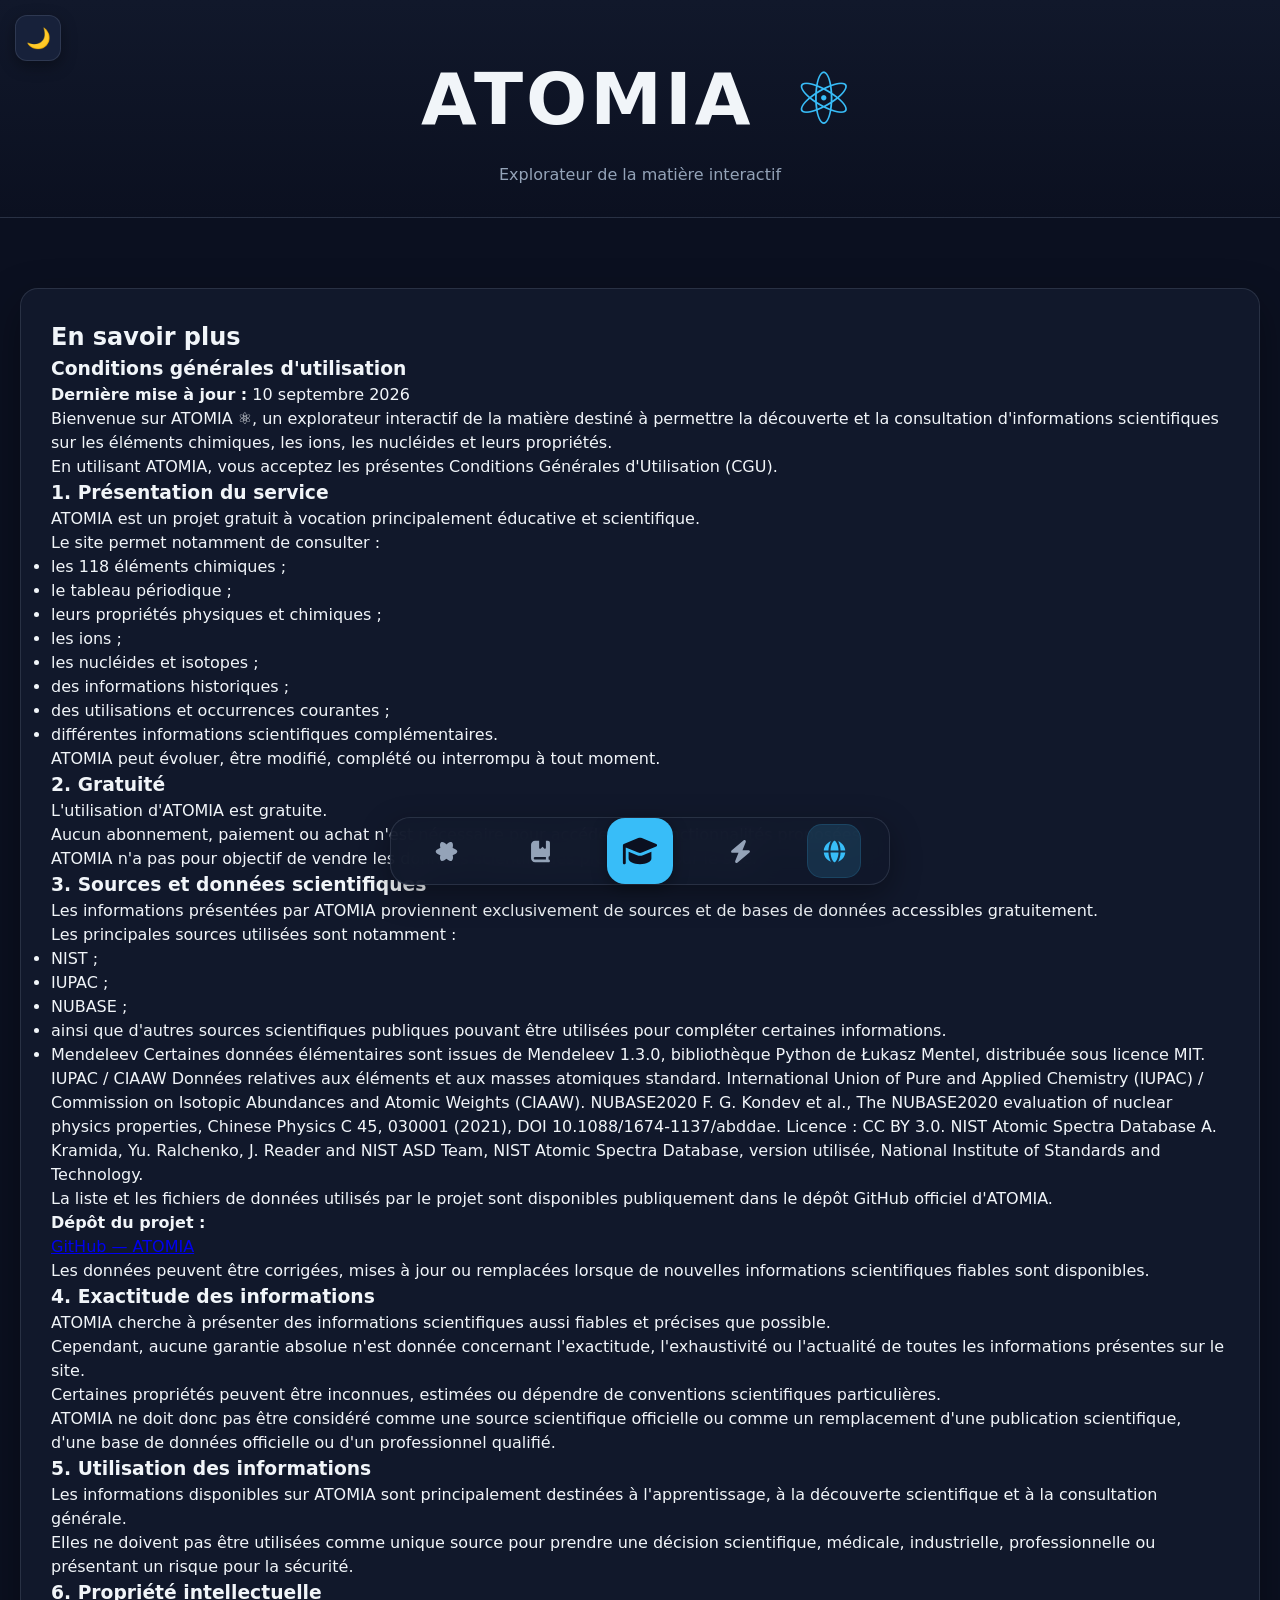
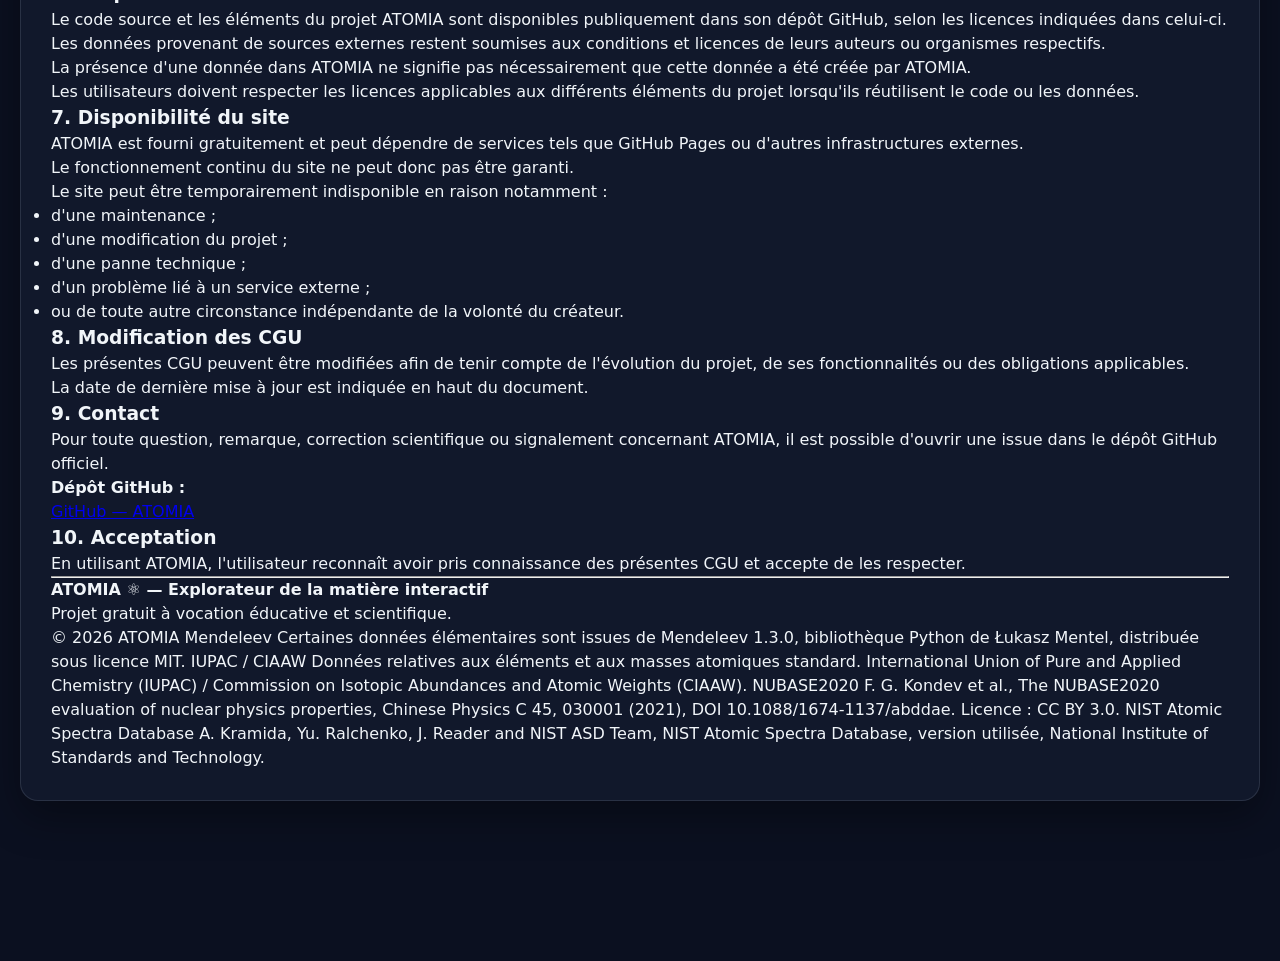
<file: plus.html>
<!DOCTYPE html><html lang="fr"><head><meta charset="UTF-8">

<meta
    name="viewport"
    content="width=device-width, initial-scale=1.0"
>

<meta
    name="description"
    content="En savoir plus sur ATOMIA, ses sources et ses conditions d'utilisation."
>

<title>En savoir plus — ATOMIA ⚛️</title>

<link rel="stylesheet" href="style.css">

</head><body><!-- =====================================================
     EN-TÊTE
====================================================== -->

<header class="header">

    <h1>
        <strong>ATOMIA</strong>
        <span>⚛️</span>
    </h1>

    <p>
        Explorateur de la matière interactif
    </p>

</header>


<!-- =====================================================
     CONTENU
====================================================== -->

<main>

    <section class="element-view">

        <h2>
            En savoir plus
        </h2>


        <article class="info-section">

            <h3>
                Conditions générales d'utilisation
            </h3>

            <p>
                <strong>Dernière mise à jour :</strong>
                10 septembre 2026
            </p>


            <p>
                Bienvenue sur ATOMIA ⚛️, un explorateur
                interactif de la matière destiné à permettre
                la découverte et la consultation d'informations
                scientifiques sur les éléments chimiques, les
                ions, les nucléides et leurs propriétés.
            </p>

            <p>
                En utilisant ATOMIA, vous acceptez les présentes
                Conditions Générales d'Utilisation (CGU).
            </p>


            <h3>
                1. Présentation du service
            </h3>

            <p>
                ATOMIA est un projet gratuit à vocation
                principalement éducative et scientifique.
            </p>

            <p>
                Le site permet notamment de consulter :
            </p>

            <ul>
                <li>les 118 éléments chimiques ;</li>
                <li>le tableau périodique ;</li>
                <li>leurs propriétés physiques et chimiques ;</li>
                <li>les ions ;</li>
                <li>les nucléides et isotopes ;</li>
                <li>des informations historiques ;</li>
                <li>des utilisations et occurrences courantes ;</li>
                <li>différentes informations scientifiques complémentaires.</li>
            </ul>

            <p>
                ATOMIA peut évoluer, être modifié, complété
                ou interrompu à tout moment.
            </p>


            <h3>
                2. Gratuité
            </h3>

            <p>
                L'utilisation d'ATOMIA est gratuite.
            </p>

            <p>
                Aucun abonnement, paiement ou achat n'est
                nécessaire pour accéder aux fonctionnalités
                proposées.
            </p>

            <p>
                ATOMIA n'a pas pour objectif de vendre les
                données scientifiques présentées sur le site.
            </p>


            <h3>
                3. Sources et données scientifiques
            </h3>

            <p>
                Les informations présentées par ATOMIA
                proviennent exclusivement de sources et de
                bases de données accessibles gratuitement.
            </p>

            <p>
                Les principales sources utilisées sont notamment :
            </p>

            <ul>
                <li>NIST ;</li>
                <li>IUPAC ;</li>
                <li>NUBASE ;</li>
                <li>
                    ainsi que d'autres sources scientifiques
                    publiques pouvant être utilisées pour
                    compléter certaines informations.
                </li>
                <li>
                    Mendeleev
Certaines données élémentaires sont issues de Mendeleev 1.3.0, bibliothèque Python de Łukasz Mentel, distribuée sous licence MIT.
IUPAC / CIAAW
Données relatives aux éléments et aux masses atomiques standard.
International Union of Pure and Applied Chemistry (IUPAC) / Commission on Isotopic Abundances and Atomic Weights (CIAAW).
NUBASE2020
F. G. Kondev et al., The NUBASE2020 evaluation of nuclear physics properties, Chinese Physics C 45, 030001 (2021), DOI 10.1088/1674-1137/abddae.
Licence : CC BY 3.0.
NIST Atomic Spectra Database
A. Kramida, Yu. Ralchenko, J. Reader and NIST ASD Team, NIST Atomic Spectra Database, version utilisée, National Institute of Standards and Technology.
                </li>
            </ul>

            <p>
                La liste et les fichiers de données utilisés
                par le projet sont disponibles publiquement
                dans le dépôt GitHub officiel d'ATOMIA.
            </p>

            <p>
                <strong>Dépôt du projet :</strong>
            </p>

            <p>
                <a
                    href="https://github.com/McAlex4031/Atomia"
                    target="_blank"
                    rel="noopener noreferrer"
                >
                    GitHub — ATOMIA
                </a>
            </p>

            <p>
                Les données peuvent être corrigées, mises à jour
                ou remplacées lorsque de nouvelles informations
                scientifiques fiables sont disponibles.
            </p>


            <h3>
                4. Exactitude des informations
            </h3>

            <p>
                ATOMIA cherche à présenter des informations
                scientifiques aussi fiables et précises que possible.
            </p>

            <p>
                Cependant, aucune garantie absolue n'est donnée
                concernant l'exactitude, l'exhaustivité ou
                l'actualité de toutes les informations présentes
                sur le site.
            </p>

            <p>
                Certaines propriétés peuvent être inconnues,
                estimées ou dépendre de conventions scientifiques
                particulières.
            </p>

            <p>
                ATOMIA ne doit donc pas être considéré comme une
                source scientifique officielle ou comme un
                remplacement d'une publication scientifique,
                d'une base de données officielle ou d'un
                professionnel qualifié.
            </p>


            <h3>
                5. Utilisation des informations
            </h3>

            <p>
                Les informations disponibles sur ATOMIA sont
                principalement destinées à l'apprentissage,
                à la découverte scientifique et à la consultation
                générale.
            </p>

            <p>
                Elles ne doivent pas être utilisées comme unique
                source pour prendre une décision scientifique,
                médicale, industrielle, professionnelle ou
                présentant un risque pour la sécurité.
            </p>


            <h3>
                6. Propriété intellectuelle
            </h3>

            <p>
                Le code source et les éléments du projet ATOMIA
                sont disponibles publiquement dans son dépôt
                GitHub, selon les licences indiquées dans celui-ci.
            </p>

            <p>
                Les données provenant de sources externes restent
                soumises aux conditions et licences de leurs auteurs
                ou organismes respectifs.
            </p>

            <p>
                La présence d'une donnée dans ATOMIA ne signifie
                pas nécessairement que cette donnée a été créée
                par ATOMIA.
            </p>

            <p>
                Les utilisateurs doivent respecter les licences
                applicables aux différents éléments du projet
                lorsqu'ils réutilisent le code ou les données.
            </p>


            <h3>
                7. Disponibilité du site
            </h3>

            <p>
                ATOMIA est fourni gratuitement et peut dépendre
                de services tels que GitHub Pages ou d'autres
                infrastructures externes.
            </p>

            <p>
                Le fonctionnement continu du site ne peut donc
                pas être garanti.
            </p>

            <p>
                Le site peut être temporairement indisponible
                en raison notamment :
            </p>

            <ul>
                <li>d'une maintenance ;</li>
                <li>d'une modification du projet ;</li>
                <li>d'une panne technique ;</li>
                <li>d'un problème lié à un service externe ;</li>
                <li>
                    ou de toute autre circonstance indépendante
                    de la volonté du créateur.
                </li>
            </ul>


            <h3>
                8. Modification des CGU
            </h3>

            <p>
                Les présentes CGU peuvent être modifiées afin
                de tenir compte de l'évolution du projet, de ses
                fonctionnalités ou des obligations applicables.
            </p>

            <p>
                La date de dernière mise à jour est indiquée
                en haut du document.
            </p>


            <h3>
                9. Contact
            </h3>

            <p>
                Pour toute question, remarque, correction
                scientifique ou signalement concernant ATOMIA,
                il est possible d'ouvrir une issue dans le
                dépôt GitHub officiel.
            </p>

            <p>
                <strong>Dépôt GitHub :</strong>
            </p>

            <p>
                <a
                    href="https://github.com/McAlex4031/Atomia"
                    target="_blank"
                    rel="noopener noreferrer"
                >
                    GitHub — ATOMIA
                </a>
            </p>


            <h3>
                10. Acceptation
            </h3>

            <p>
                En utilisant ATOMIA, l'utilisateur reconnaît
                avoir pris connaissance des présentes CGU et
                accepte de les respecter.
            </p>


            <hr>


            <p>
                <strong>
                    ATOMIA ⚛️ — Explorateur de la matière interactif
                </strong>
            </p>

            <p>
                Projet gratuit à vocation éducative et scientifique.
            </p>

            <p>
                © 2026 ATOMIA
                Mendeleev
Certaines données élémentaires sont issues de Mendeleev 1.3.0, bibliothèque Python de Łukasz Mentel, distribuée sous licence MIT.
IUPAC / CIAAW
Données relatives aux éléments et aux masses atomiques standard.
International Union of Pure and Applied Chemistry (IUPAC) / Commission on Isotopic Abundances and Atomic Weights (CIAAW).
NUBASE2020
F. G. Kondev et al., The NUBASE2020 evaluation of nuclear physics properties, Chinese Physics C 45, 030001 (2021), DOI 10.1088/1674-1137/abddae.
Licence : CC BY 3.0.
NIST Atomic Spectra Database
A. Kramida, Yu. Ralchenko, J. Reader and NIST ASD Team, NIST Atomic Spectra Database, version utilisée, National Institute of Standards and Technology.
            </p>

        </article>

    </section>

</main>


<!-- =====================================================
     NAVIGATION DU BAS
====================================================== -->

<nav
    class="bottom-nav"
    aria-label="Navigation principale"
>

    <!-- TABLEAU -->

    <a
        href="index.html"
        class="bottom-nav-item"
        aria-label="Tableau périodique"
        title="Tableau périodique"
    >

        <svg
            xmlns="http://www.w3.org/2000/svg"
            viewBox="0 0 640 640"
            aria-hidden="true"
        >
            <path d="M482.2 241.2C476.8 239.4 471.4 237.7 466 236.1C466.9 232.4 467.7 228.7 468.5 225C480.8 165.4 472.7 117.5 445.4 101.7C419.1 86.6 376.2 102.3 332.8 140.1C328.5 143.8 324.3 147.7 320.3 151.6C317.6 149 314.8 146.4 312 143.9C266.5 103.5 220.9 86.5 193.6 102.4C167.4 117.6 159.6 162.7 170.6 219.1C171.7 224.7 172.9 230.2 174.3 235.8C167.9 237.6 161.6 239.6 155.7 241.7C102.3 260.2 64 289.4 64 319.6C64 350.8 104.8 382.1 160.3 401.1C164.8 402.6 169.3 404.1 173.9 405.4C172.4 411.4 171.1 417.3 169.9 423.4C159.4 478.9 167.6 522.9 193.8 538C220.8 553.6 266.2 537.6 310.4 498.9C313.9 495.8 317.4 492.6 320.9 489.2C325.3 493.5 329.9 497.6 334.5 501.6C377.3 538.4 419.6 553.3 445.7 538.2C472.7 522.6 481.5 475.3 470.1 417.7C469.2 413.3 468.2 408.8 467.1 404.2C470.3 403.3 473.4 402.3 476.5 401.3C534.2 382.2 576 351.3 576 319.6C576 289.3 536.6 259.9 482.2 241.2zM320 365.8C345.3 365.8 365.8 345.3 365.8 320C365.8 294.7 345.3 274.2 320 274.2C294.7 274.2 274.2 294.7 320 365.8z"/>
        </svg>

    </a>


    <!-- BIBLIOTHÈQUE -->

    <a
        href="book.html"
        class="bottom-nav-item"
        aria-label="Bibliothèque"
        title="Bibliothèque"
    >

        <svg
            xmlns="http://www.w3.org/2000/svg"
            viewBox="0 0 640 640"
            aria-hidden="true"
        >
            <path d="M192 576L512 576C529.7 576 544 561.7 544 544C544 526.3 529.7 512 512 512L512 445.3C530.6 438.7 544 420.9 544 400L544 112C544 85.5 522.5 64 496 64L448 64L448 233.4C448 245.9 437.9 256 425.4 256C419.4 256 413.6 253.6 409.4 249.4L368 208L326.6 249.4C322.4 253.6 316.6 256 310.6 256C298.1 256 288 245.9 288 233.4L288 64L192 64C139 64 96 107 96 160L96 480C96 533 139 576 192 576zM160 480C160 462.3 174.3 448 192 448L448 448L448 512L192 512C174.3 512 160 497.7 160 480z"/>
        </svg>

    </a>

    <!-- COURS -->
<a
    href="cours.html"
    class="bottom-nav-item cours"
    aria-label="Cours"
    title="Cours"
>
    <svg
        xmlns="http://www.w3.org/2000/svg"
        viewBox="0 0 640 640"
        aria-hidden="true"
    >
        <path d="M80 259.8L289.2 345.9C299 349.9 309.4 352 320 352C330.6 352 341 349.9 350.8 345.9L593.2 246.1C602.2 242.4 608 233.7 608 224C608 214.3 602.2 205.6 593.2 201.9L350.8 102.1C341 98.1 330.6 96 320 96C309.4 96 299 98.1 289.2 102.1L46.8 201.9C37.8 205.6 32 214.3 32 224L32 520C32 533.3 42.7 544 56 544C69.3 544 80 533.3 80 520L80 259.8zM128 331.5L128 448C128 501 214 544 320 544C426 544 512 501 512 448L512 331.4L369.1 390.3C353.5 396.7 336.9 400 320 400C303.1 400 286.5 396.7 270.9 390.3L128 331.4z"/>
    </svg>
</a>

    <!-- VALENCES -->

    <a
        href="valences.html"
        class="bottom-nav-item"
        aria-label="Valences"
        title="Valences"
    >

        <svg
            xmlns="http://www.w3.org/2000/svg"
            viewBox="0 0 640 640"
            aria-hidden="true"
        >
            <path d="M434.8 54.1C446.7 62.7 451.1 78.3 445.7 91.9L367.3 288L512 288C525.5 288 537.5 296.4 542.1 309.1C546.7 321.8 542.8 336 532.5 344.6L244.5 584.6C233.2 594 217.1 594.5 205.2 585.9C193.3 577.3 188.9 561.7 194.3 548.1L272.7 352L128 352C114.5 352 102.5 343.6 97.9 330.9C93.3 318.2 97.2 304 107.5 295.4L395.5 55.4C406.8 46 422.9 45.5 434.8 54.1z"/>
        </svg>

    </a>


    <!-- EN SAVOIR PLUS -->

    <a
        href="plus.html"
        class="bottom-nav-item active"
        aria-label="En savoir plus"
        title="En savoir plus"
    >

        <svg
            xmlns="http://www.w3.org/2000/svg"
            viewBox="0 0 640 640"
            aria-hidden="true"
        >
            <path d="M415.9 344L225 344C227.9 408.5 242.2 467.9 262.5 511.4C273.9 535.9 286.2 553.2 297.6 563.8C308.8 574.3 316.5 576 320.5 576C324.5 576 332.2 574.3 343.4 563.8C354.8 553.2 367.1 535.8 378.5 511.4C398.8 467.9 413.1 408.5 416 344zM224.9 296L415.8 296C413 231.5 398.7 172.1 378.4 128.6C367 104.2 354.7 86.8 343.3 76.2C332.1 65.7 324.4 64 320.4 64C316.4 64 308.7 65.7 297.5 76.2C286.1 86.8 273.8 104.2 262.4 128.6C242.1 172.1 227.8 231.5 224.9 296zM176.9 296C180.4 210.4 202.5 130.9 234.8 78.7C142.7 111.3 74.9 195.2 65.5 296L176.9 296zM65.5 344C74.9 444.8 142.7 528.7 234.8 561.3C202.5 509.1 180.4 429.6 176.9 344L65.5 344zM463.9 344C460.4 429.6 438.3 509.1 406 561.3C498.1 528.6 565.9 444.8 575.3 344L463.9 344zM575.3 296C565.9 195.2 498.1 111.3 406 78.7C438.3 130.9 460.4 210.4 463.9 296L575.3 296z"/>
        </svg>

    </a>

</nav>


<script src="app.js"></script>

</body></html>
</file>
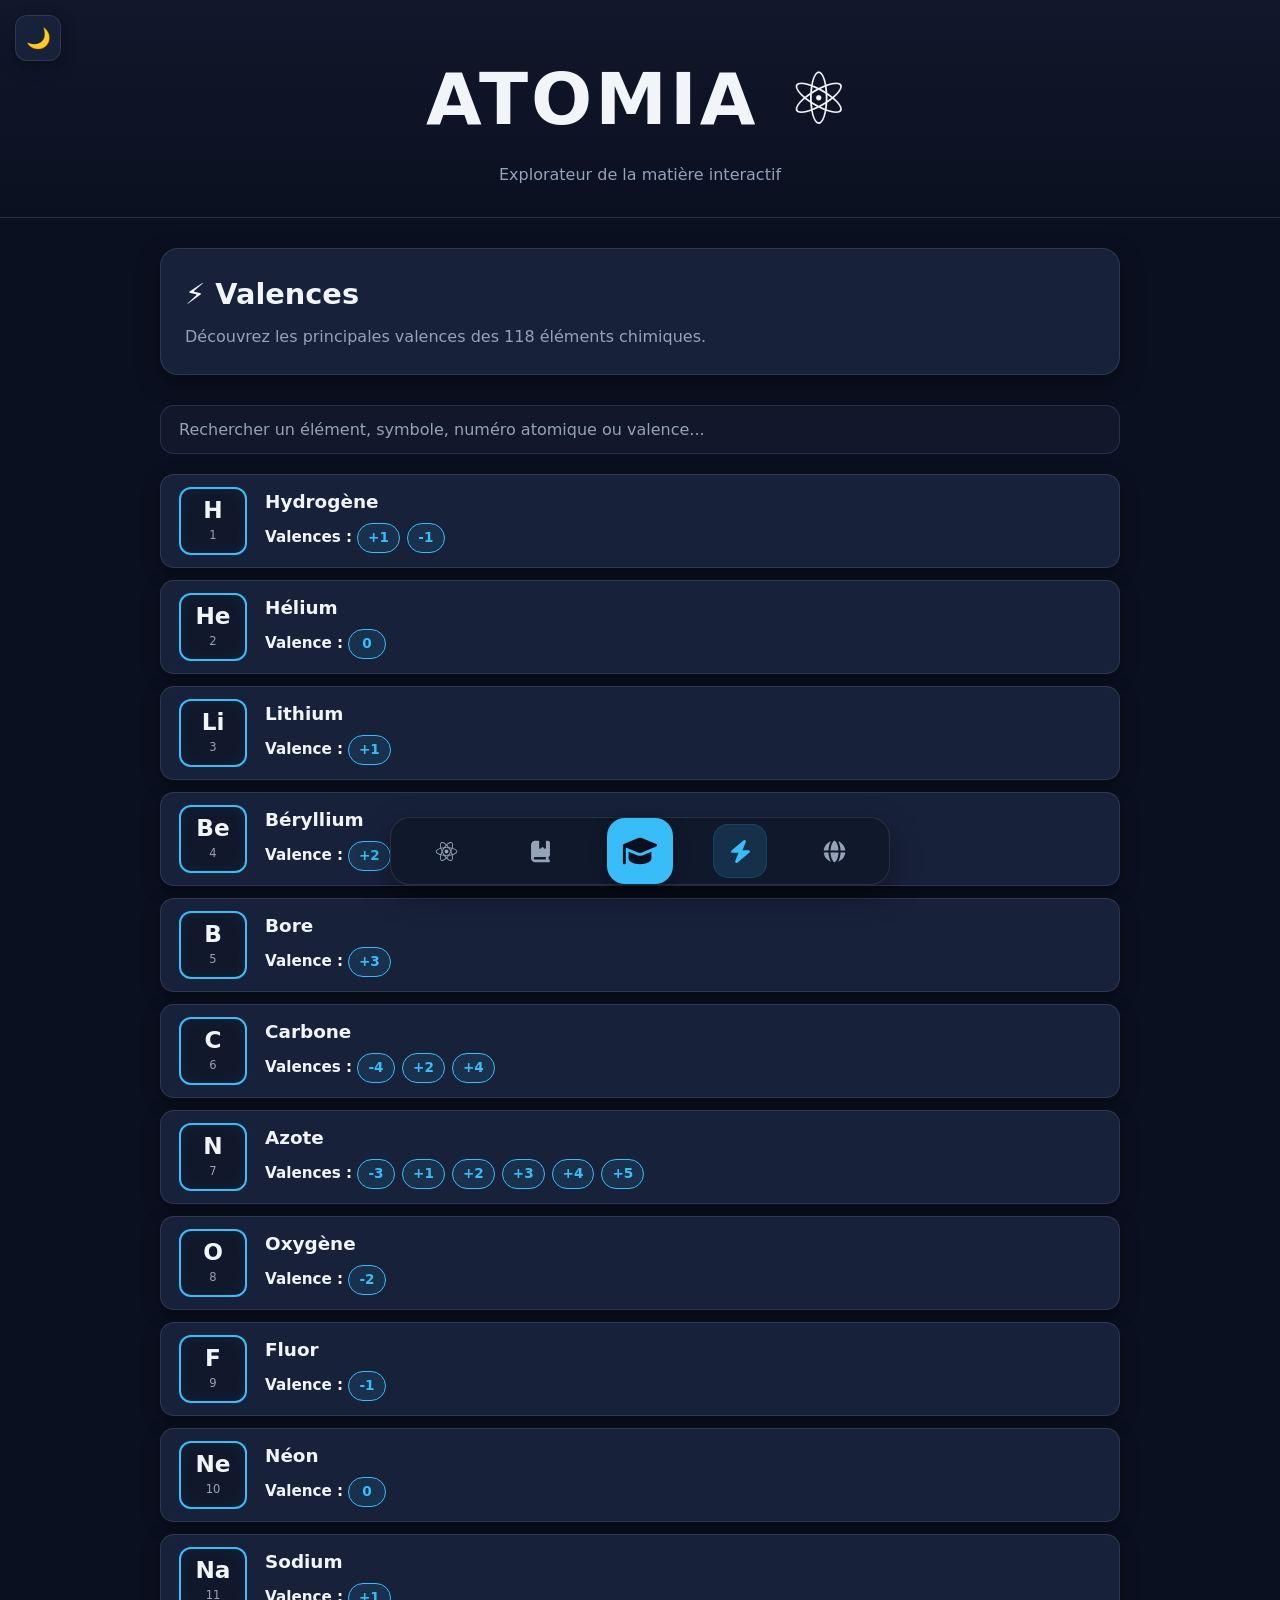
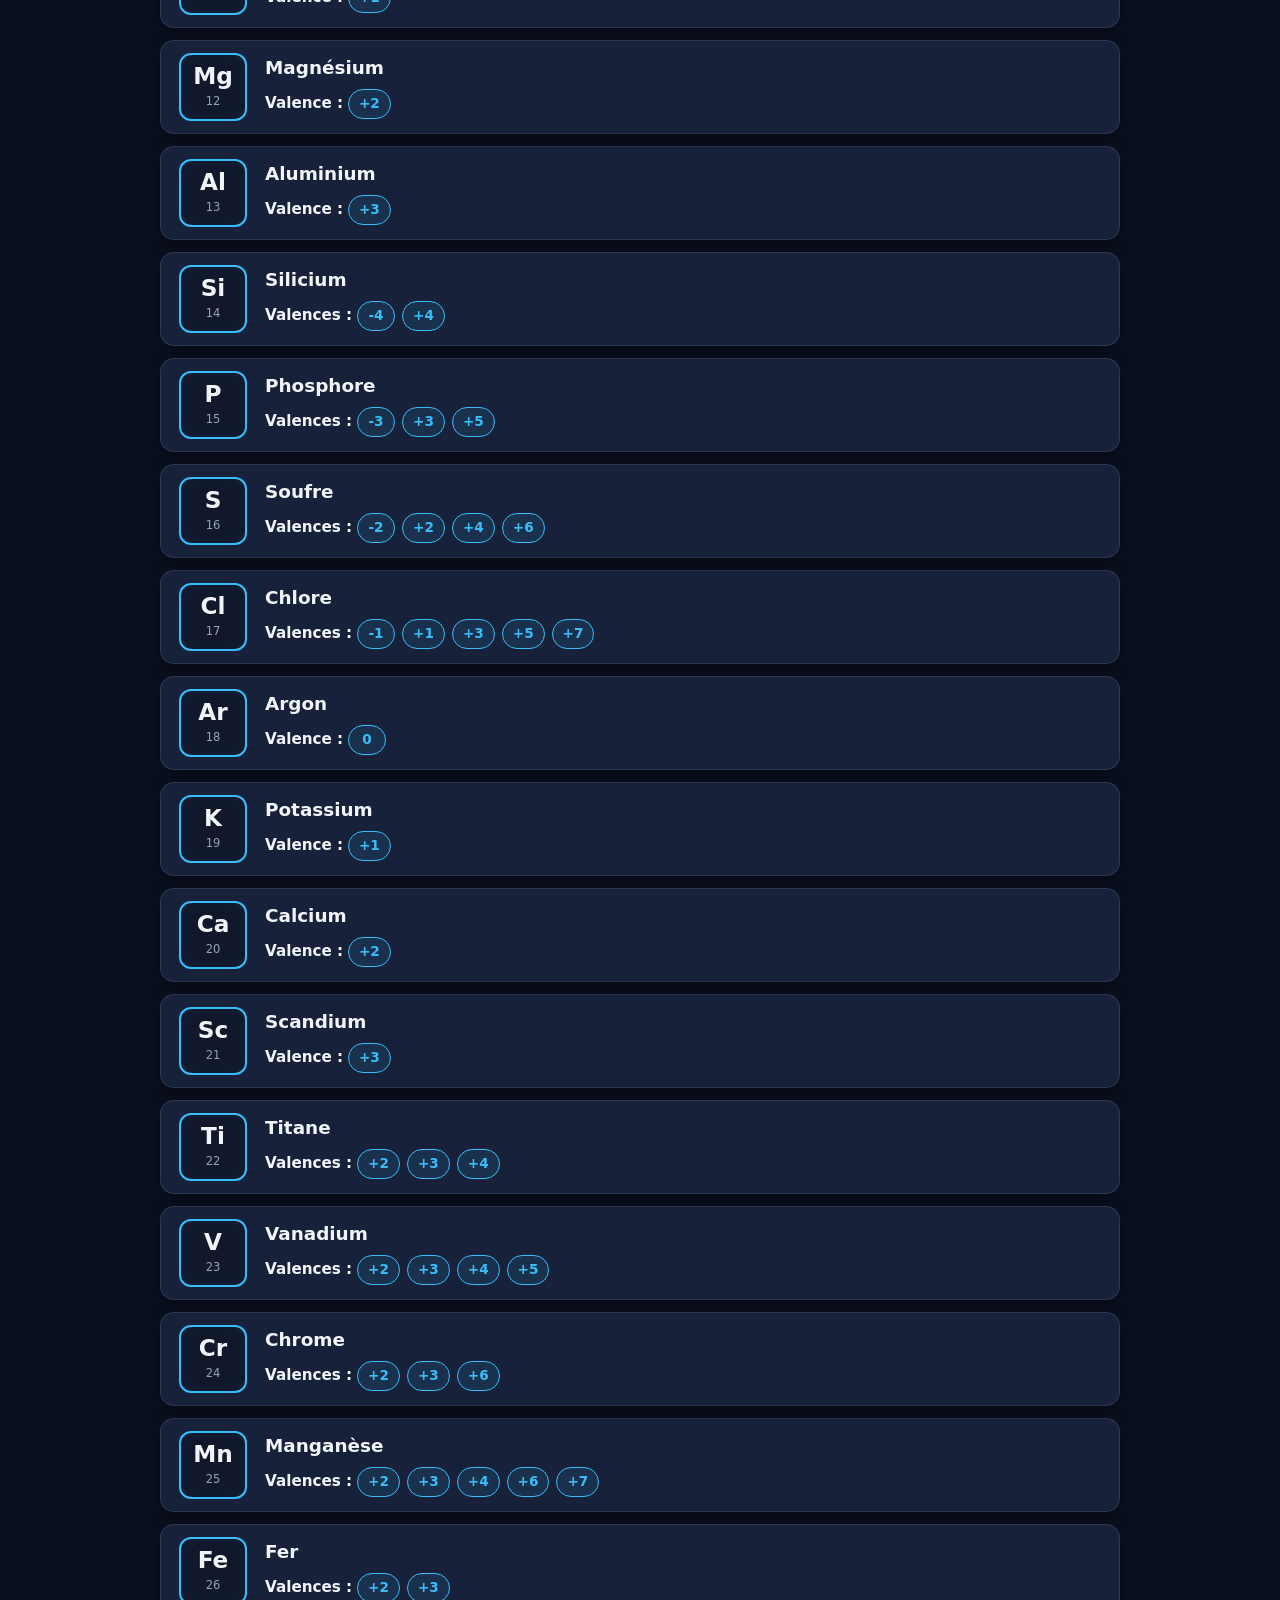
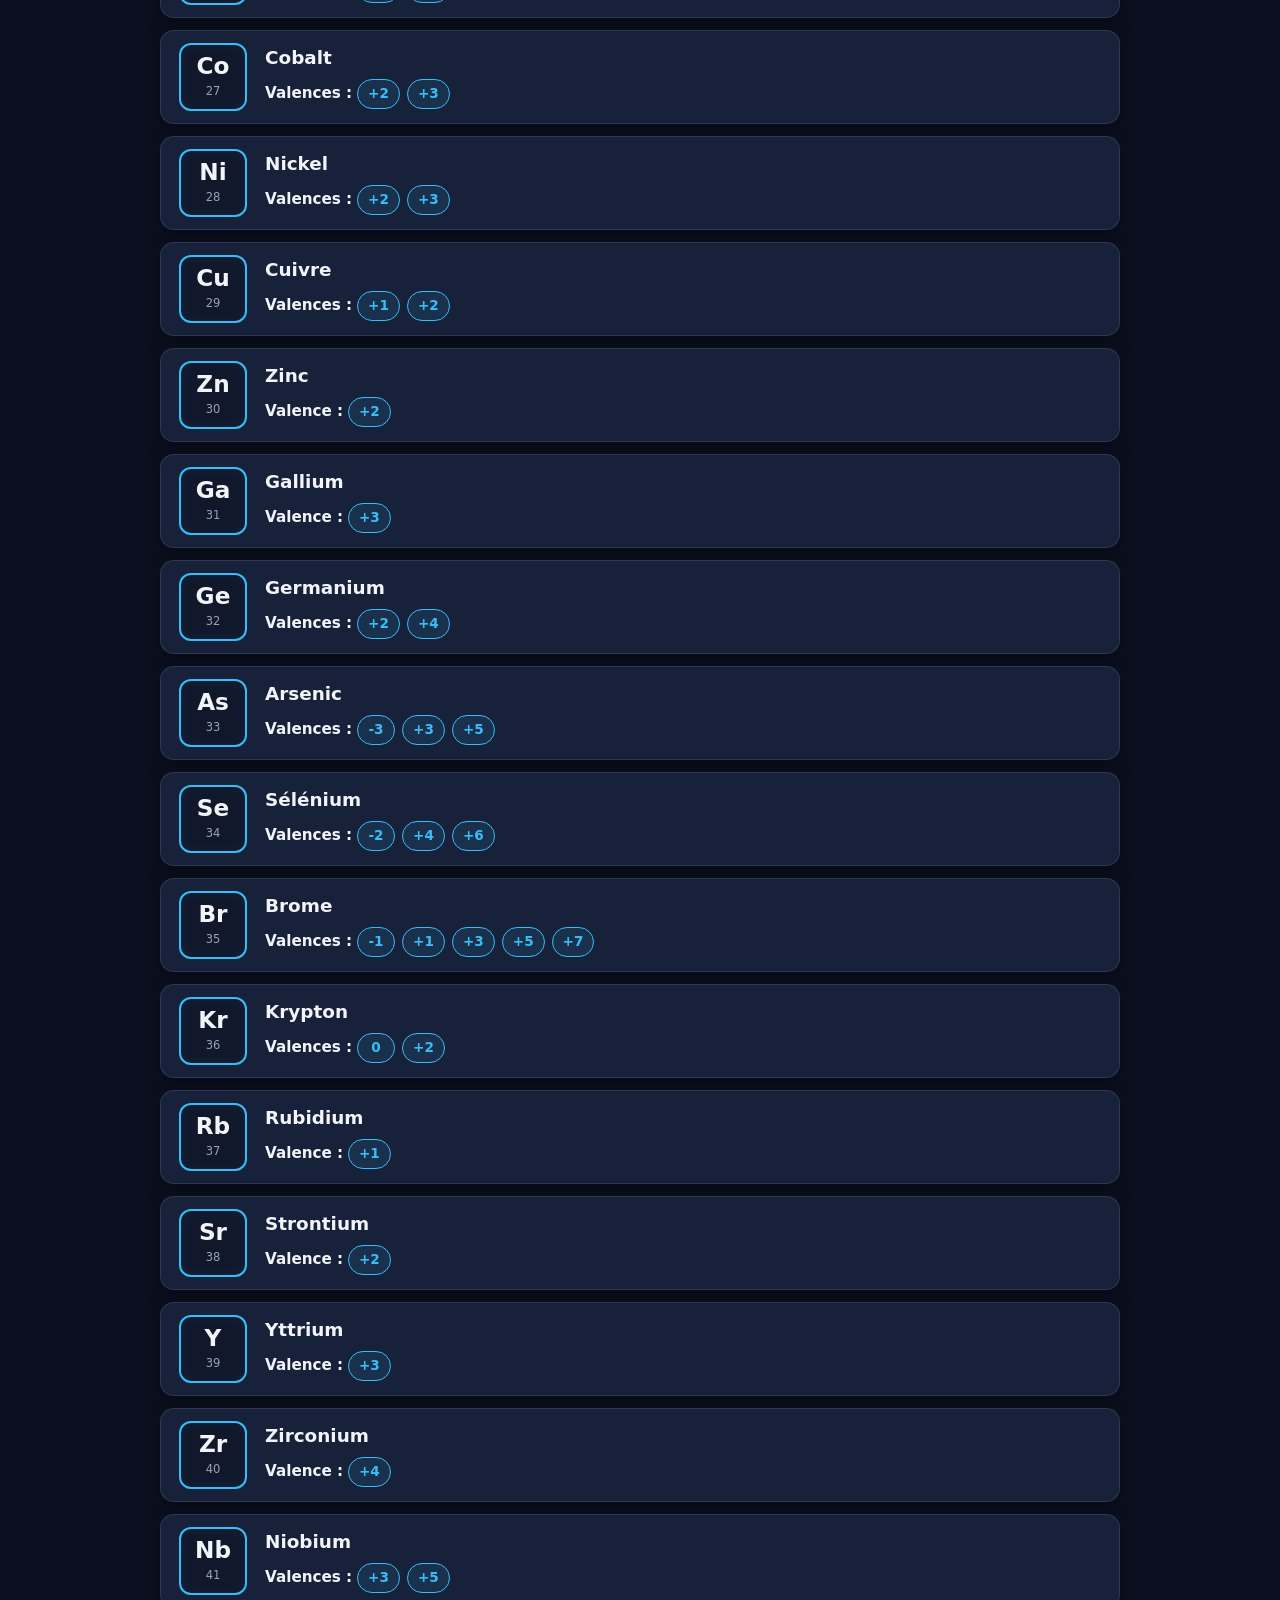
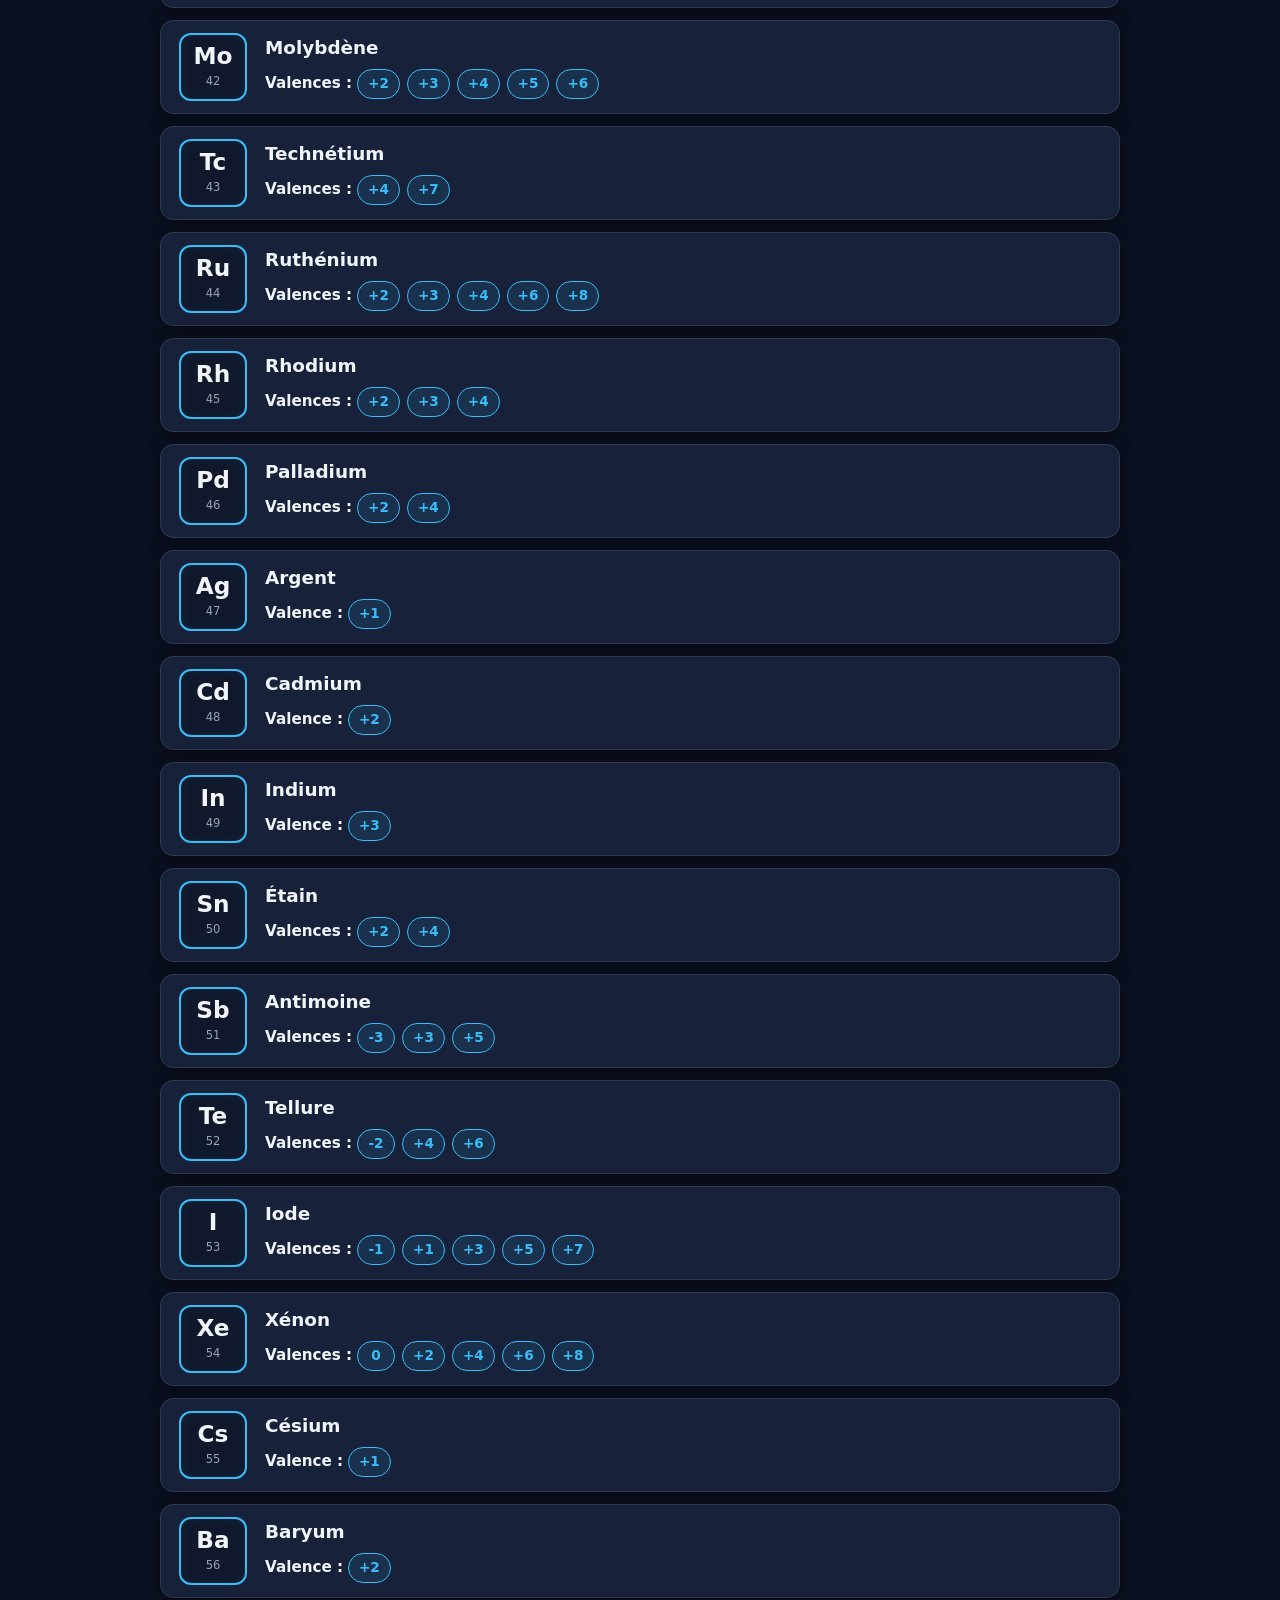
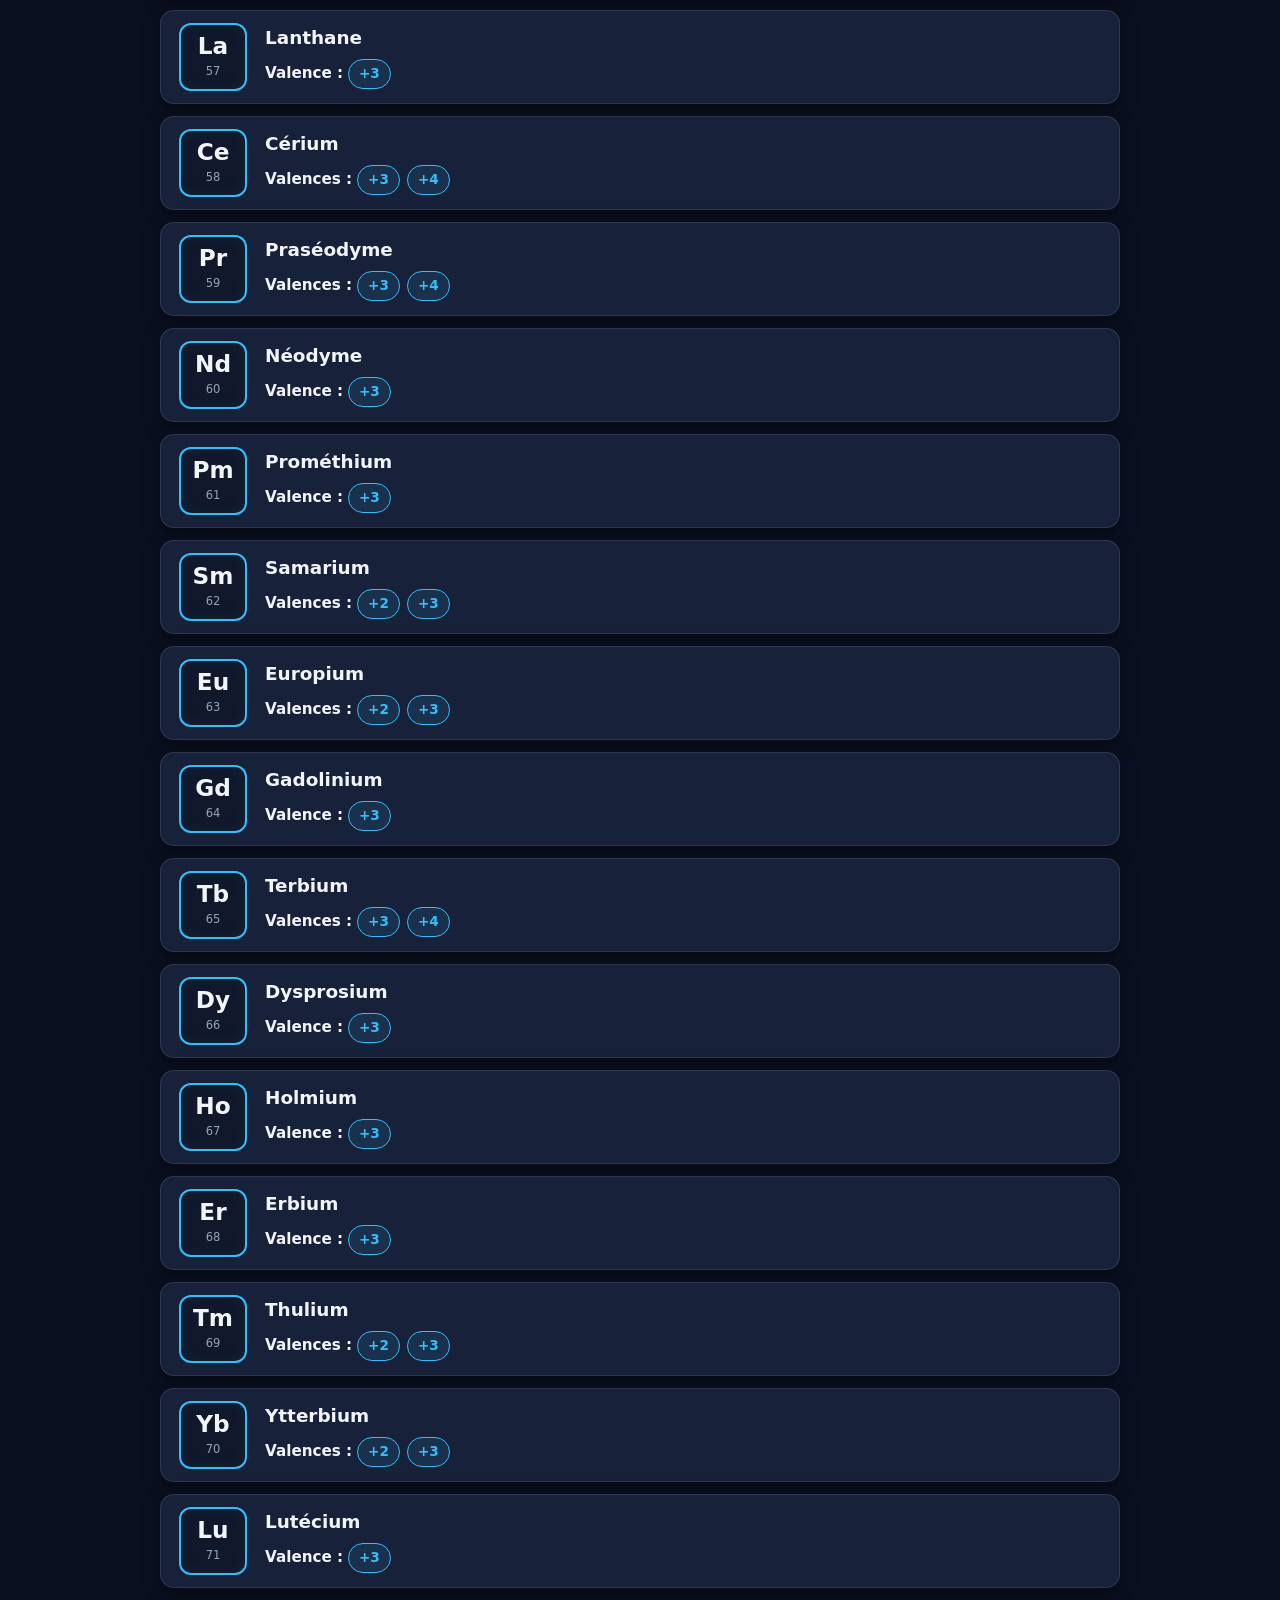
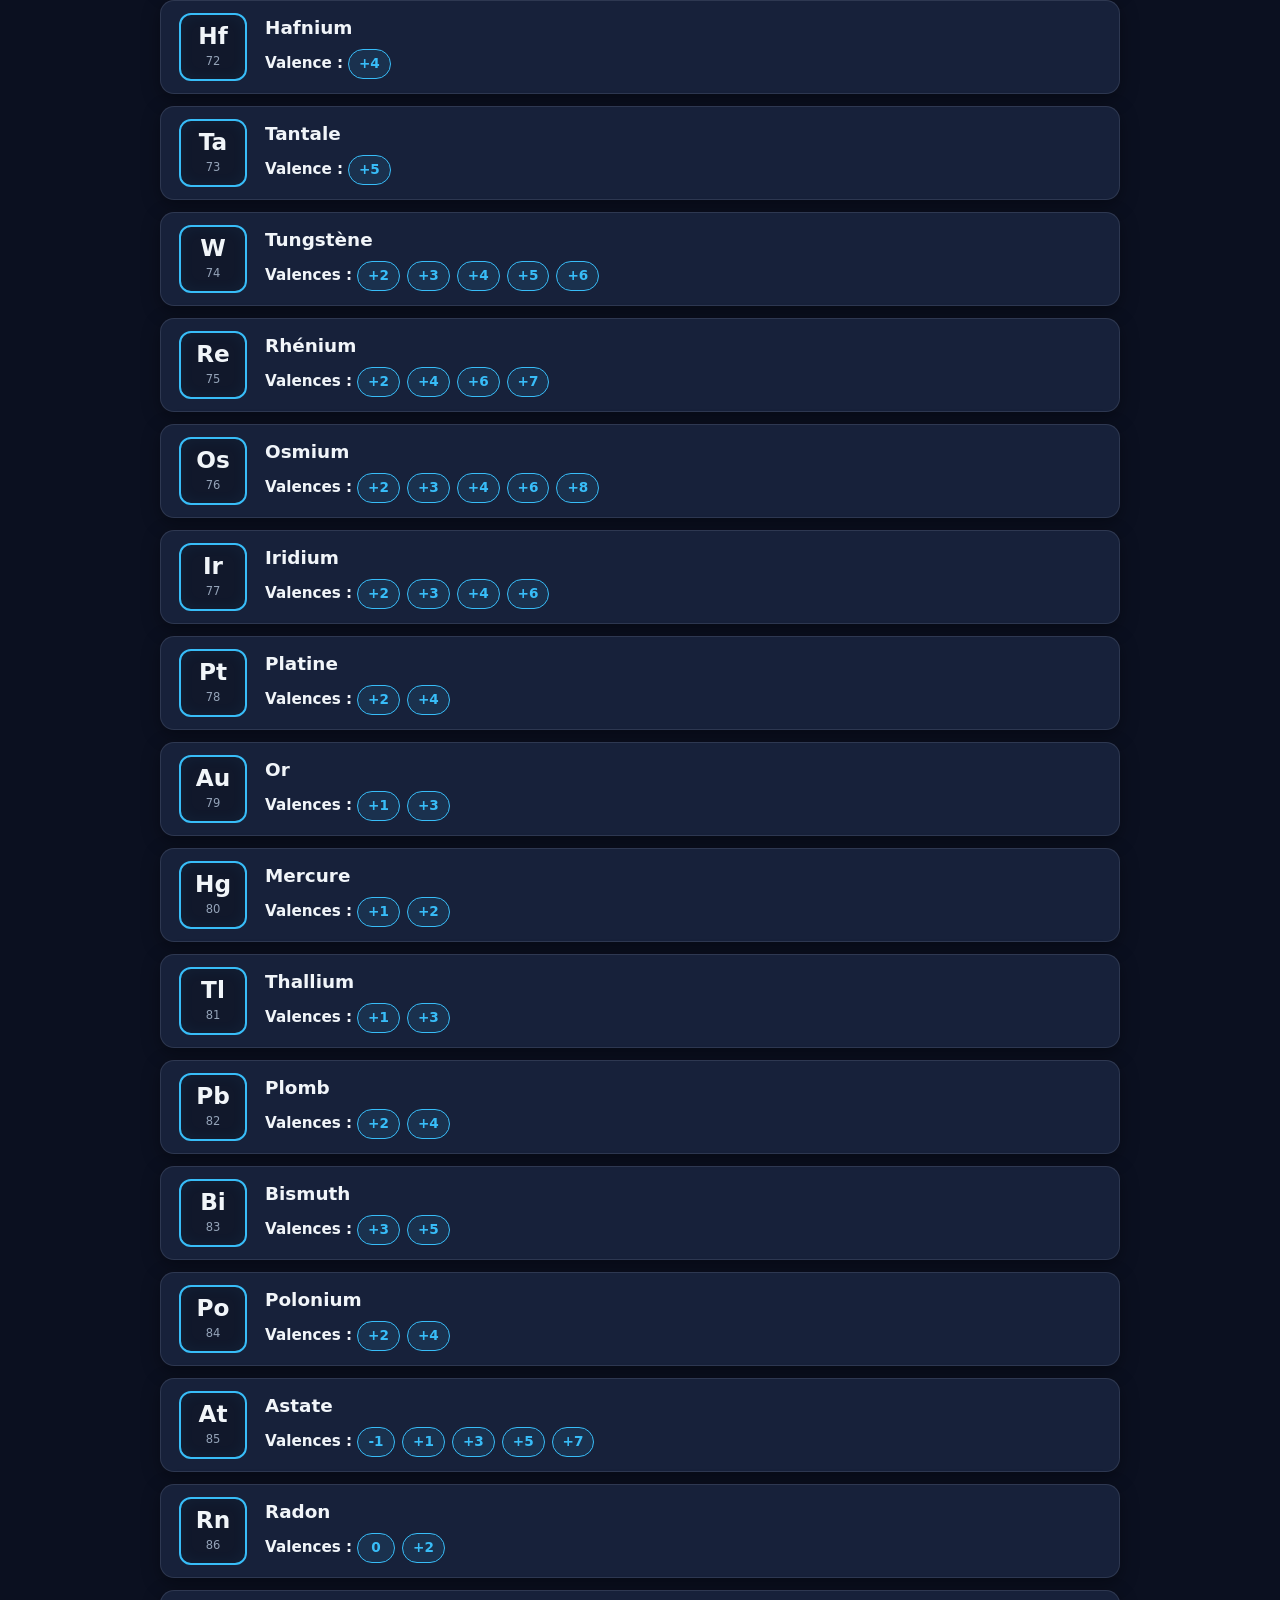
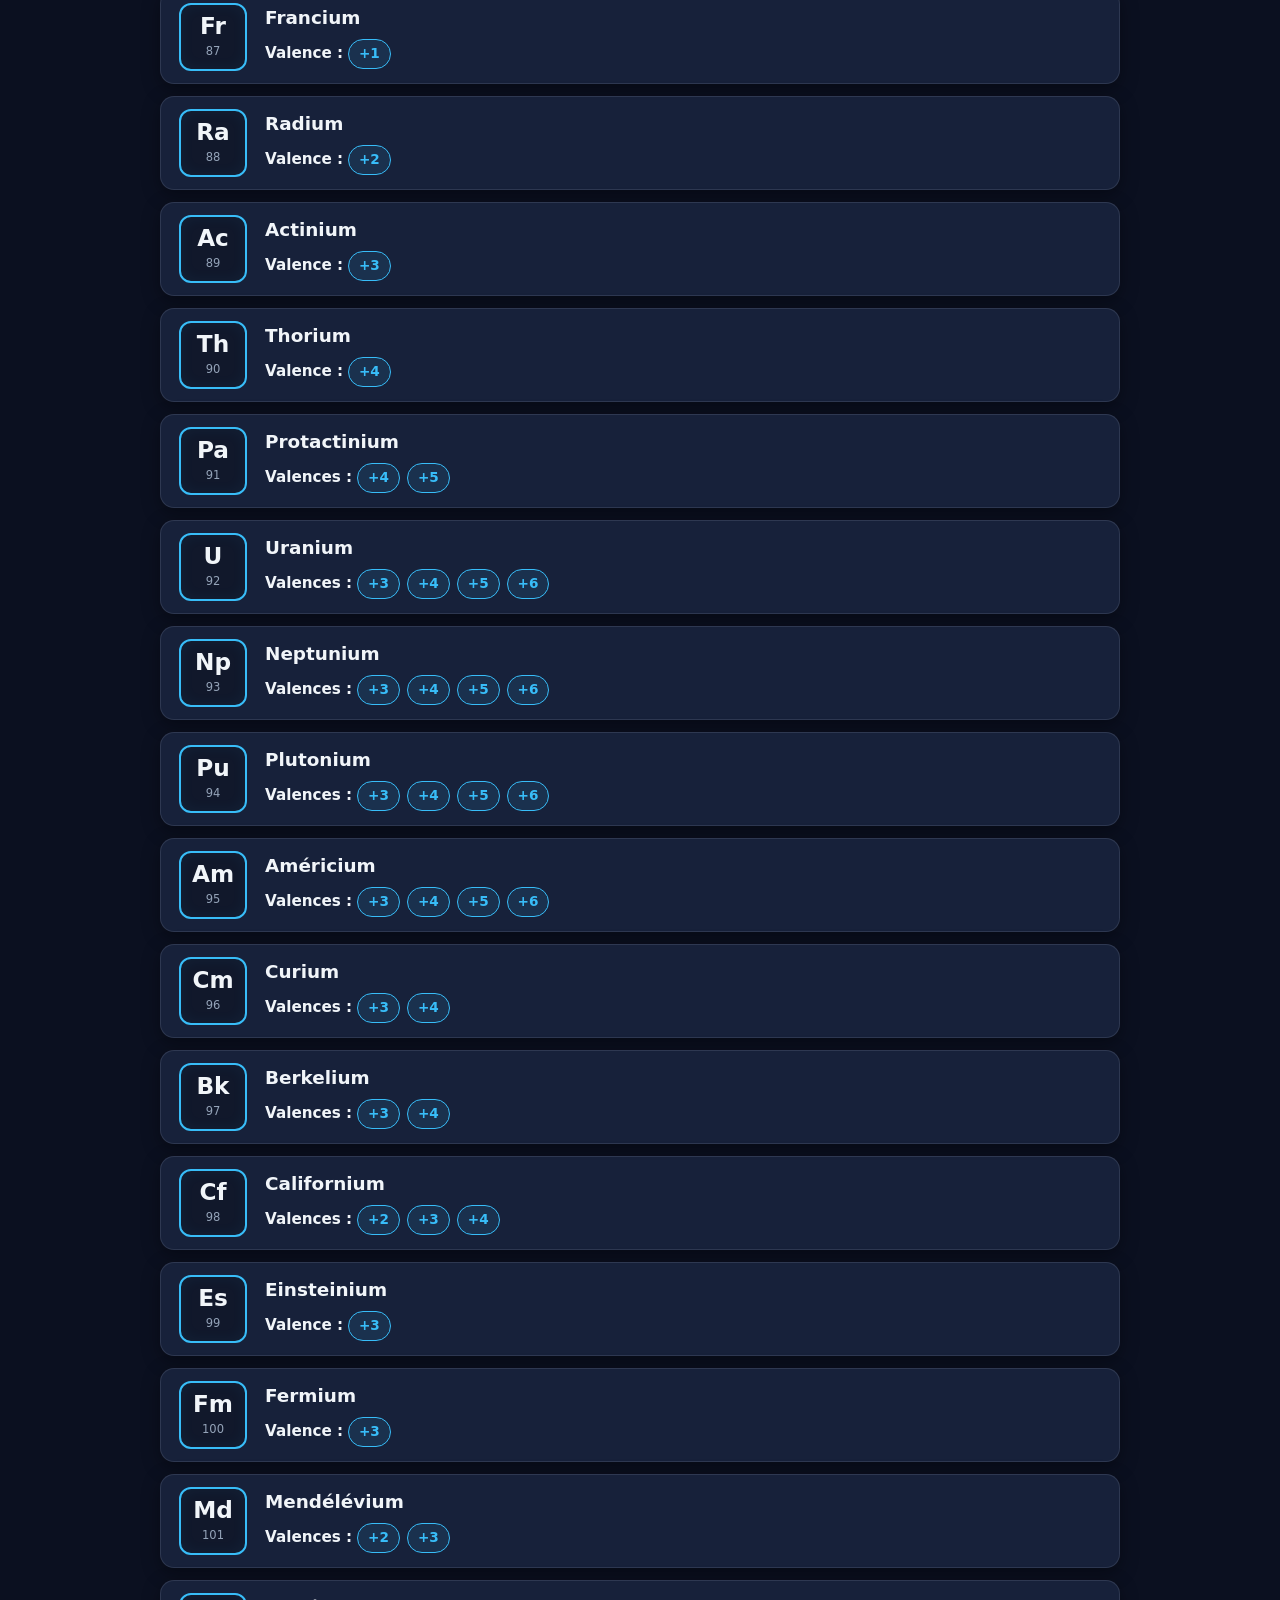
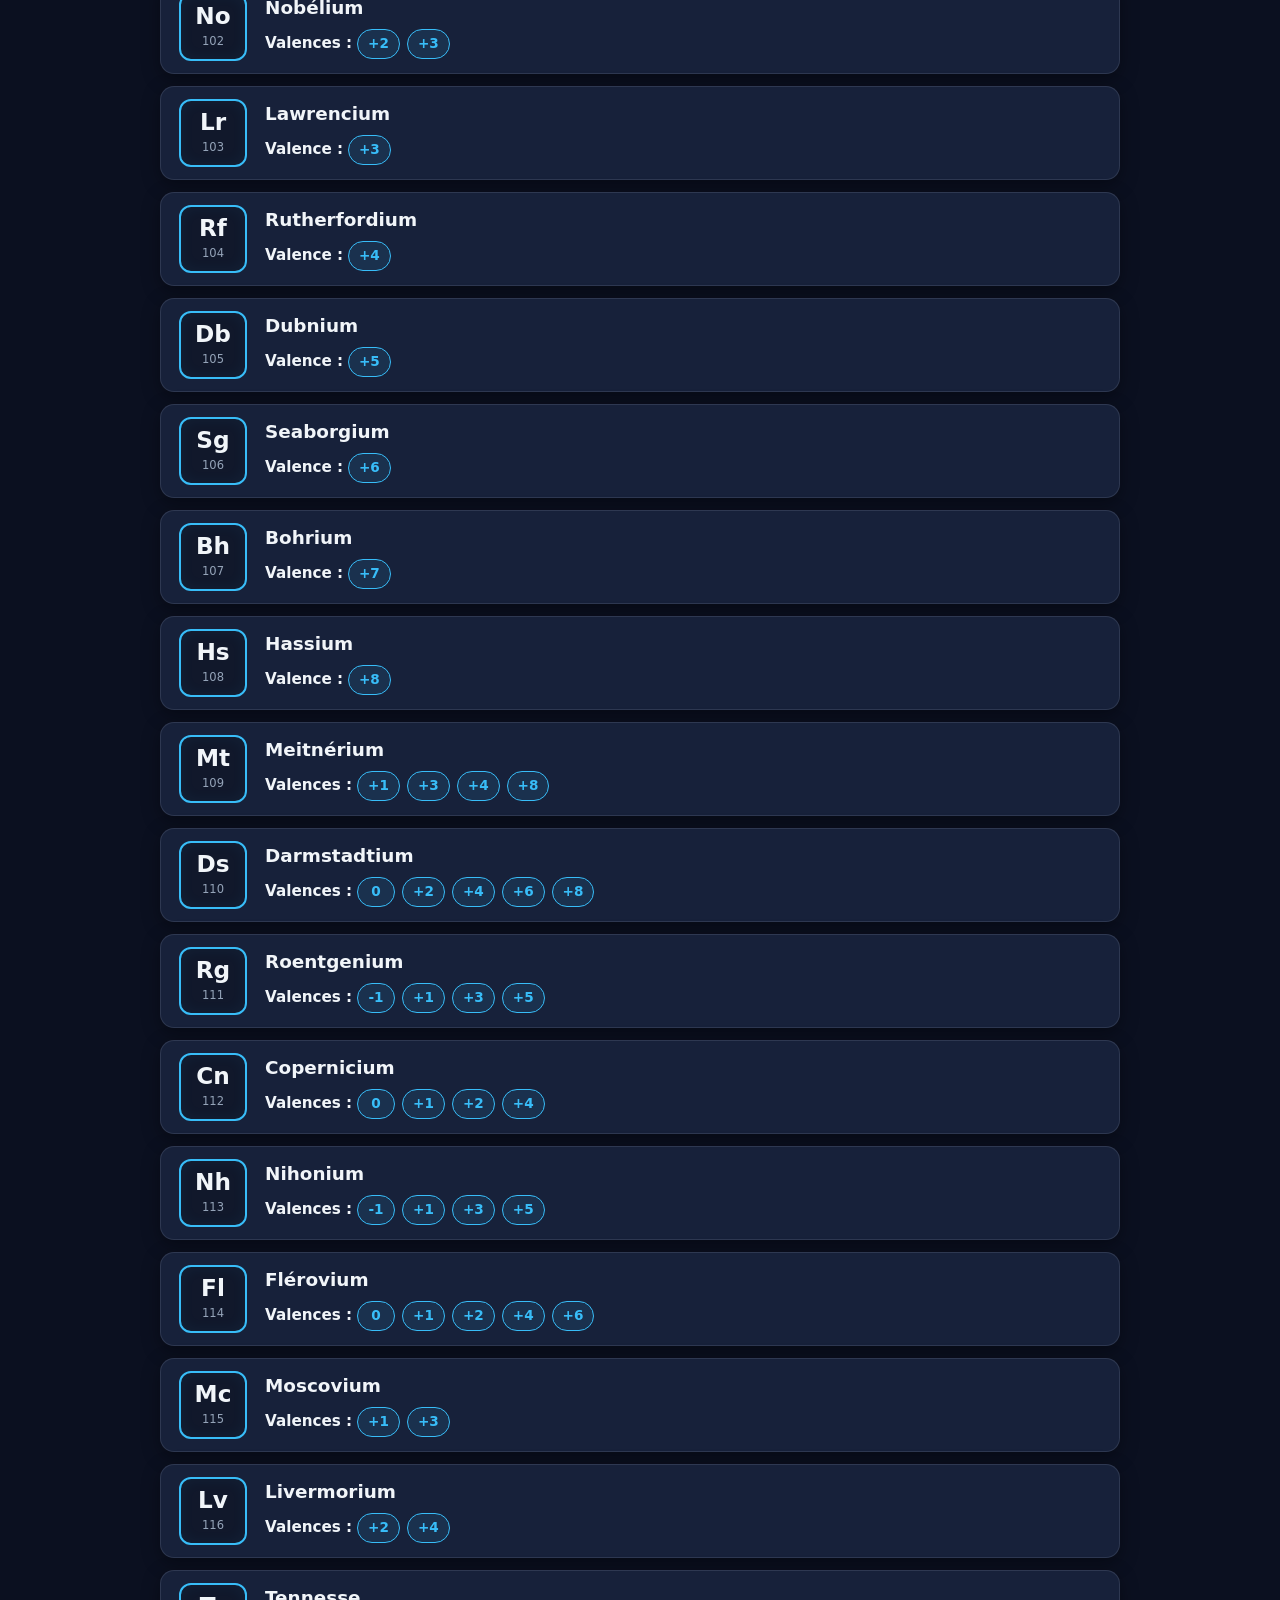
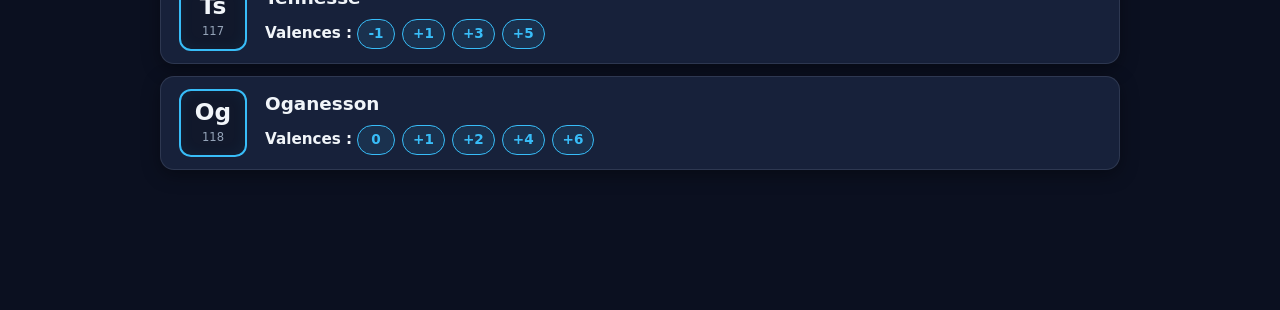
<file: valences.html>
<!DOCTYPE html>
<html lang="fr">

<head>
    <meta charset="UTF-8">

    <meta
        name="viewport"
        content="width=device-width, initial-scale=1.0"
    >

    <meta
        name="description"
        content="Explorez les valences des éléments chimiques avec ATOMIA."
    >

    <title>Valences — ATOMIA</title>

    <link rel="stylesheet" href="style.css">
</head>

<body>

    <header class="header">
        <h1>ATOMIA ⚛️</h1>
        <p>Explorateur de la matière interactif</p>
    </header>


    <main class="valences-page">

        <section class="page-introduction">

            <h2>⚡ Valences</h2>

            <p>
                Découvrez les principales valences des 118 éléments
                chimiques.
            </p>

        </section>
        
          <div class="valences-search">
    <input
        type="search"
        id="valence-search"
        placeholder="Rechercher un élément, symbole, numéro atomique ou valence..."
        autocomplete="off"
    >
</div>

        <section class="valences-list">

            <div class="valence-item">

                <div class="valence-element">
                    <span class="valence-symbol">H</span>
                    <span class="valence-number">1</span>
                </div>

                <div class="valence-information">

                    <h3>Hydrogène</h3>

                    <p>
                        <strong>Valences :</strong>
                        <span class="valence-values">
                            +1, -1
                        </span>
                    </p>

                </div>

            </div>


            <div class="valence-item">

                <div class="valence-element">
                    <span class="valence-symbol">He</span>
                    <span class="valence-number">2</span>
                </div>

                <div class="valence-information">

                    <h3>Hélium</h3>

                    <p>
                        <strong>Valence :</strong>
                        <span class="valence-values">
                            0
                        </span>
                    </p>

                </div>

            </div>


            <div class="valence-item">

                <div class="valence-element">
                    <span class="valence-symbol">Li</span>
                    <span class="valence-number">3</span>
                </div>

                <div class="valence-information">

                    <h3>Lithium</h3>

                    <p>
                        <strong>Valence :</strong>
                        <span class="valence-values">
                            +1
                        </span>
                    </p>

                </div>

            </div>


            <div class="valence-item">

                <div class="valence-element">
                    <span class="valence-symbol">Be</span>
                    <span class="valence-number">4</span>
                </div>

                <div class="valence-information">

                    <h3>Béryllium</h3>

                    <p>
                        <strong>Valence :</strong>
                        <span class="valence-values">
                            +2
                        </span>

                    </p>

                </div>

            </div>

        </section>

    </main>


    <nav class="bottom-nav" aria-label="Navigation principale">

        <a
            href="index.html"
            class="bottom-nav-item"
            aria-label="Tableau périodique"
            title="Tableau périodique"
        >

            <svg xmlns="http://www.w3.org/2000/svg" viewBox="0 0 640 640"><!--!Font Awesome Free v7.3.1 by @fontawesome - https://fontawesome.com License - https://fontawesome.com/license/free Copyright 2026 Fonticons, Inc.--><path d="M482.2 241.2C476.8 239.4 471.4 237.7 466 236.1C466.9 232.4 467.7 228.7 468.5 225C480.8 165.4 472.7 117.5 445.4 101.7C419.1 86.6 376.2 102.3 332.8 140.1C328.5 143.8 324.3 147.7 320.3 151.6C317.6 149 314.8 146.4 312 143.9C266.5 103.5 220.9 86.5 193.6 102.4C167.4 117.6 159.6 162.7 170.6 219.1C171.7 224.7 172.9 230.2 174.3 235.8C167.9 237.6 161.6 239.6 155.7 241.7C102.3 260.2 64 289.4 64 319.6C64 350.8 104.8 382.1 160.3 401.1C164.8 402.6 169.3 404.1 173.9 405.4C172.4 411.4 171.1 417.3 169.9 423.4C159.4 478.9 167.6 522.9 193.8 538C220.8 553.6 266.2 537.6 310.4 498.9C313.9 495.8 317.4 492.6 320.9 489.2C325.3 493.5 329.9 497.6 334.5 501.6C377.3 538.4 419.6 553.3 445.7 538.2C472.7 522.6 481.5 475.3 470.1 417.7C469.2 413.3 468.2 408.8 467.1 404.2C470.3 403.3 473.4 402.3 476.5 401.3C534.2 382.2 576 351.3 576 319.6C576 289.3 536.6 259.9 482.2 241.2zM346.9 156.3C384.1 123.9 418.8 111.2 434.6 120.3C451.5 130 458 169.2 447.4 220.7C446.7 224.1 446 227.4 445.1 230.7C422.9 225.7 400.4 222.1 377.8 220.1C364.8 201.5 350.6 183.7 335.2 167C339.1 163.3 342.9 159.8 346.9 156.3zM231.2 371.5C236.3 380.2 241.5 388.9 247 397.4C231.4 395.7 215.9 393.2 200.6 389.9C205 375.5 210.5 360.6 216.9 345.4C221.5 354.2 226.2 362.9 231.2 371.5zM200.9 251.2C215.3 248 230.6 245.4 246.5 243.4C241.2 251.7 236 260.2 231.1 268.8C226.2 277.3 221.4 286 216.9 294.8C210.6 279.9 205.3 265.3 200.9 251.2zM228.3 320.1C234.9 306.3 242.1 292.8 249.7 279.5C257.3 266.2 265.5 253.3 274.1 240.6C289.1 239.5 304.4 238.9 320 238.9C335.6 238.9 351 239.5 365.9 240.6C374.4 253.2 382.5 266.1 390.2 279.3C397.9 292.5 405.1 306 411.9 319.7C405.2 333.5 398 347.1 390.3 360.5C382.7 373.8 374.6 386.7 366.1 399.5C351.2 400.6 335.7 401.1 320 401.1C304.3 401.1 289.1 400.6 274.4 399.7C265.7 387 257.5 374 249.8 360.7C242.1 347.4 235 333.9 228.3 320.1zM408.9 371.3C414 362.5 418.8 353.6 423.5 344.6C429.9 359.1 435.5 373.8 440.4 388.9C424.9 392.4 409.2 395.1 393.4 396.9C398.8 388.5 403.9 379.9 408.9 371.3zM423.3 294.8C418.6 286 413.8 277.2 408.8 268.6C403.9 260.1 398.8 251.7 393.5 243.4C409.6 245.4 425 248.1 439.4 251.4C434.8 266.2 429.4 280.6 423.3 294.8zM320.2 182.3C330.7 193.7 340.6 205.7 349.8 218.1C330 217.2 310.1 217.2 290.3 218.1C300.1 205.2 310.2 193.2 320.2 182.3zM204.2 121C221 111.2 258.3 125.2 297.6 160C300.1 162.2 302.6 164.6 305.2 167C289.7 183.7 275.4 201.5 262.3 220.1C239.7 222.1 217.3 225.6 195.1 230.5C193.8 225.4 192.7 220.2 191.6 215C182.2 166.6 188.4 130.1 204.2 121zM179.7 384.6C175.5 383.4 171.4 382.1 167.3 380.7C146 374 121.8 363.4 104.3 349.5C94.2 342.5 87.4 331.7 85.5 319.6C85.5 301.3 117.1 277.9 162.7 262C168.4 260 174.2 258.2 180 256.5C186.8 278.2 195 299.5 204.5 320.1C194.9 341 186.6 362.6 179.7 384.6zM296.3 482.6C279.8 497.7 260.7 509.7 239.9 517.9C228.8 523.2 216 523.7 204.6 519.2C188.7 510 182.1 474.7 191.1 427.2C192.2 421.6 193.4 416 194.8 410.5C217.2 415.3 239.8 418.6 262.7 420.3C275.9 439 290.4 456.9 305.9 473.7C302.7 476.8 299.5 479.8 296.3 482.6zM320.8 458.3C310.6 447.3 300.4 435.1 290.5 422C300.1 422.4 310 422.6 320 422.6C330.3 422.6 340.4 422.4 350.4 421.9C341.2 434.6 331.3 446.7 320.8 458.3zM451.5 488.3C450.6 500.5 444.6 511.9 435 519.6C419.1 528.8 385.2 516.8 348.6 485.4C344.4 481.8 340.2 477.9 335.9 473.9C351.2 457 365.3 439.1 378.1 420.3C401 418.4 423.8 414.9 446.3 409.8C447.3 413.9 448.2 418 449 422C453.9 443.6 454.7 466.1 451.5 488.3zM469.7 380.8C466.9 381.7 464.1 382.6 461.2 383.4C454.2 361.6 445.6 340.3 435.7 319.6C445.3 299.2 453.4 278.2 460.2 256.7C465.4 258.2 470.4 259.8 475.2 261.4C521.8 277.4 554.5 301.2 554.5 319.4C554.5 339 519.6 364.3 469.7 380.8zM320 365.8C345.3 365.8 365.8 345.3 365.8 320C365.8 294.7 345.3 274.2 320 274.2C294.7 274.2 274.2 294.7 274.2 320C274.2 345.3 294.7 365.8 320 365.8z"/></svg>

        </a>


        <a
            href="book.html"
            class="bottom-nav-item"
            aria-label="Bibliothèque"
            title="Bibliothèque"
        >

            <svg xmlns="http://www.w3.org/2000/svg" viewBox="0 0 640 640"><!--!Font Awesome Free v7.3.1 by @fontawesome - https://fontawesome.com License - https://fontawesome.com/license/free Copyright 2026 Fonticons, Inc.--><path d="M192 576L512 576C529.7 576 544 561.7 544 544C544 526.3 529.7 512 512 512L512 445.3C530.6 438.7 544 420.9 544 400L544 112C544 85.5 522.5 64 496 64L448 64L448 233.4C448 245.9 437.9 256 425.4 256C419.4 256 413.6 253.6 409.4 249.4L368 208L326.6 249.4C322.4 253.6 316.6 256 310.6 256C298.1 256 288 245.9 288 233.4L288 64L192 64C139 64 96 107 96 160L96 480C96 533 139 576 192 576zM160 480C160 462.3 174.3 448 192 448L448 448L448 512L192 512C174.3 512 160 497.7 160 480z"/></svg>

        </a>
        
        <a
    href="cours.html"
    class="bottom-nav-item cours"
    aria-label="Cours"
    title="Cours"
>
    <svg
        xmlns="http://www.w3.org/2000/svg"
        viewBox="0 0 640 640"
        aria-hidden="true"
    >
        <path d="M80 259.8L289.2 345.9C299 349.9 309.4 352 320 352C330.6 352 341 349.9 350.8 345.9L593.2 246.1C602.2 242.4 608 233.7 608 224C608 214.3 602.2 205.6 593.2 201.9L350.8 102.1C341 98.1 330.6 96 320 96C309.4 96 299 98.1 289.2 102.1L46.8 201.9C37.8 205.6 32 214.3 32 224L32 520C32 533.3 42.7 544 56 544C69.3 544 80 533.3 80 520L80 259.8zM128 331.5L128 448C128 501 214 544 320 544C426 544 512 501 512 448L512 331.4L369.1 390.3C353.5 396.7 336.9 400 320 400C303.1 400 286.5 396.7 270.9 390.3L128 331.4z"/>
    </svg>
        </a>

        <a
            href="valences.html"
            class="bottom-nav-item active"
            aria-label="Valences"
            title="Valences"
        >

            <svg xmlns="http://www.w3.org/2000/svg" viewBox="0 0 640 640"><!--!Font Awesome Free v7.3.1 by @fontawesome - https://fontawesome.com License - https://fontawesome.com/license/free Copyright 2026 Fonticons, Inc.--><path d="M434.8 54.1C446.7 62.7 451.1 78.3 445.7 91.9L367.3 288L512 288C525.5 288 537.5 296.4 542.1 309.1C546.7 321.8 542.8 336 532.5 344.6L244.5 584.6C233.2 594 217.1 594.5 205.2 585.9C193.3 577.3 188.9 561.7 194.3 548.1L272.7 352L128 352C114.5 352 102.5 343.6 97.9 330.9C93.3 318.2 97.2 304 107.5 295.4L395.5 55.4C406.8 46 422.9 45.5 434.8 54.1z"/></svg>

        </a>


        <a
            href="plus.html"
            class="bottom-nav-item"
            aria-label="En savoir plus"
            title="En savoir plus"
        >

        <svg xmlns="http://www.w3.org/2000/svg" viewBox="0 0 640 640"><!--!Font Awesome Free v7.3.1 by @fontawesome - https://fontawesome.com License - https://fontawesome.com/license/free Copyright 2026 Fonticons, Inc.--><path d="M415.9 344L225 344C227.9 408.5 242.2 467.9 262.5 511.4C273.9 535.9 286.2 553.2 297.6 563.8C308.8 574.3 316.5 576 320.5 576C324.5 576 332.2 574.3 343.4 563.8C354.8 553.2 367.1 535.8 378.5 511.4C398.8 467.9 413.1 408.5 416 344zM224.9 296L415.8 296C413 231.5 398.7 172.1 378.4 128.6C367 104.2 354.7 86.8 343.3 76.2C332.1 65.7 324.4 64 320.4 64C316.4 64 308.7 65.7 297.5 76.2C286.1 86.8 273.8 104.2 262.4 128.6C242.1 172.1 227.8 231.5 224.9 296zM176.9 296C180.4 210.4 202.5 130.9 234.8 78.7C142.7 111.3 74.9 195.2 65.5 296L176.9 296zM65.5 344C74.9 444.8 142.7 528.7 234.8 561.3C202.5 509.1 180.4 429.6 176.9 344L65.5 344zM463.9 344C460.4 429.6 438.3 509.1 406 561.3C498.1 528.6 565.9 444.8 575.3 344L463.9 344zM575.3 296C565.9 195.2 498.1 111.3 406 78.7C438.3 130.9 460.4 210.4 463.9 296L575.3 296z"/></svg>

        </a>

    </nav>


    <script src="app.js"></script>

</body>

</html>
</file>
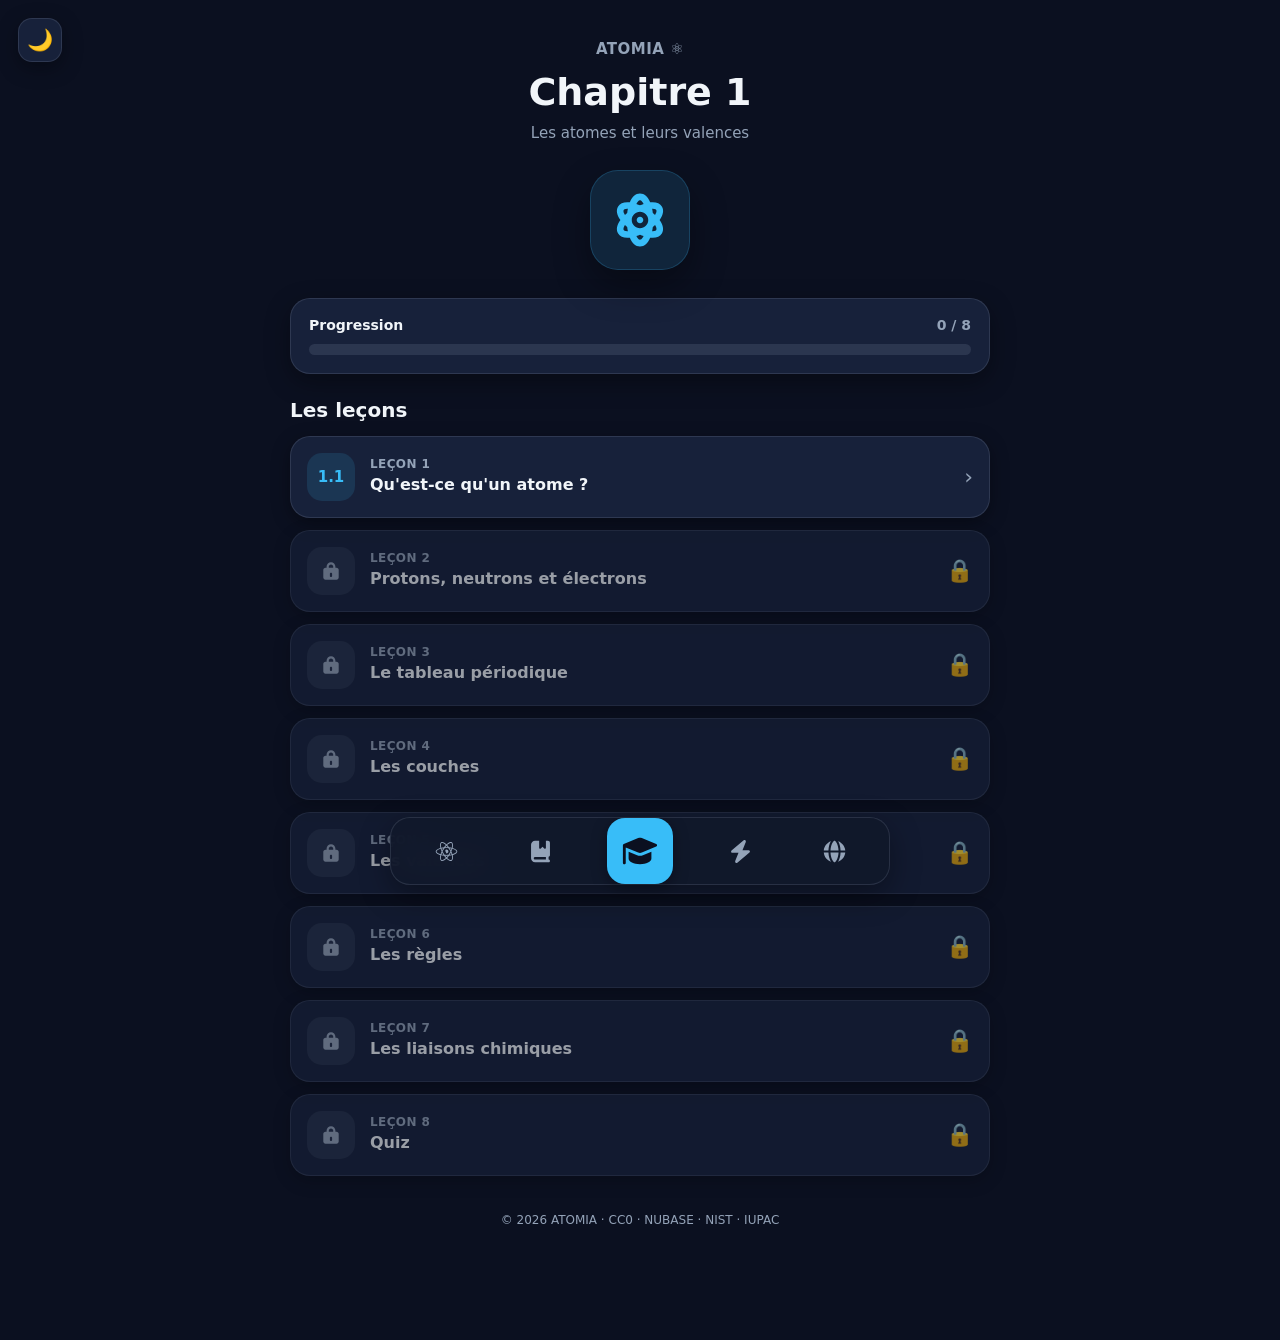
<file: chap/chapitre1.html>
<!DOCTYPE html>
<html lang="fr">
<head>
    <meta charset="UTF-8">

    <meta
        name="viewport"
        content="width=device-width, initial-scale=1.0"
    >

    <title>Chapitre 1 — Les atomes et leurs valences — ATOMIA</title>

    <meta
        name="description"
        content="Chapitre 1 d'ATOMIA : les atomes et leurs valences."
    >

    <style>

        :root {
            --background: #0B1020;
            --background-secondary: #11182B;
            --card: #17213A;

            --text: #F1F5F9;
            --text-secondary: #94A3B8;

            --accent: #38BDF8;
            --accent-dark: #0284C7;

            --border: rgba(148, 163, 184, 0.18);
            --shadow: rgba(0, 0, 0, 0.35);

            --locked: #64748B;
            --success: #22C55E;
        }

        body.light-theme {
            --background: #F5F7FA;
            --background-secondary: #FFFFFF;
            --card: #E9EEF5;

            --text: #172033;
            --text-secondary: #526176;

            --accent: #0284C7;
            --accent-dark: #0369A1;

            --border: rgba(30, 41, 59, 0.15);
            --shadow: rgba(15, 23, 42, 0.18);

            --locked: #94A3B8;
            --success: #16A34A;
        }

        * {
            box-sizing: border-box;
        }

        html {
            scroll-behavior: smooth;
        }

        body {
            margin: 0;
            padding: 0 0 110px;

            min-height: 100vh;

            font-family:
                Inter,
                system-ui,
                -apple-system,
                BlinkMacSystemFont,
                "Segoe UI",
                sans-serif;

            background: var(--background);
            color: var(--text);

            transition:
                background 0.25s ease,
                color 0.25s ease;
        }


        /* =========================
           BOUTON THÈME
        ========================= */

        .theme-toggle {
            position: fixed;

            top: 18px;
            left: 18px;

            z-index: 1000;

            width: 44px;
            height: 44px;

            display: flex;
            align-items: center;
            justify-content: center;

            border: 1px solid var(--border);
            border-radius: 14px;

            background: var(--card);
            color: var(--text);

            font-size: 21px;

            cursor: pointer;

            box-shadow:
                0 6px 20px var(--shadow);

            transition:
                transform 0.2s ease,
                background 0.2s ease;
        }

        .theme-toggle:hover {
            transform: translateY(-2px);
        }

        .theme-toggle:active {
            transform: translateY(0);
        }


        /* =========================
           HEADER
        ========================= */

        .page-header {
            text-align: center;

            padding:
                38px
                20px
                25px;
        }

        .brand {
            margin: 0;

            font-size: 18px;
            font-weight: 800;

            color: var(--accent);

            letter-spacing: 0.5px;
        }

        .page-header h1 {
            margin:
                10px
                0
                8px;

            font-size:
                clamp(26px, 7vw, 38px);

            line-height: 1.15;
        }

        .page-header p {
            margin: 0;

            color: var(--text-secondary);

            font-size: 15px;
            line-height: 1.5;
        }


        /* =========================
           CHAPITRE
        ========================= */

        .chapter-container {
            width: min(
                700px,
                calc(100% - 30px)
            );

            margin: 0 auto;
        }


        /* =========================
           ICÔNE CHAPITRE
        ========================= */

        .chapter-hero {
            display: flex;
            flex-direction: column;
            align-items: center;

            margin-bottom: 28px;
        }

        .chapter-icon {
            width: 100px;
            height: 100px;

            display: flex;
            align-items: center;
            justify-content: center;

            border-radius: 28px;

            background:
                rgba(56, 189, 248, 0.12);

            border:
                1px solid rgba(
                    56,
                    189,
                    248,
                    0.2
                );

            box-shadow:
                0 15px 35px var(--shadow);
        }

        .chapter-icon svg {
            width: 66px;
            height: 66px;

            fill: var(--accent);
        }


        /* =========================
           PROGRESSION
        ========================= */

        .progress-card {
            padding: 18px;

            margin-bottom: 24px;

            background: var(--card);

            border:
                1px solid var(--border);

            border-radius: 20px;

            box-shadow:
                0 8px 25px var(--shadow);
        }

        .progress-top {
            display: flex;
            align-items: center;
            justify-content: space-between;

            margin-bottom: 11px;

            font-size: 14px;
        }

        .progress-title {
            font-weight: 700;
        }

        .progress-count {
            color: var(--text-secondary);
            font-weight: 600;
        }

        .progress-track {
            width: 100%;
            height: 11px;

            overflow: hidden;

            border-radius: 999px;

            background:
                rgba(
                    148,
                    163,
                    184,
                    0.16
                );
        }

        .progress-fill {
            height: 100%;

            width: 0%;

            border-radius: inherit;

            background:
                linear-gradient(
                    90deg,
                    var(--accent-dark),
                    var(--accent)
                );

            transition:
                width 0.4s ease;
        }


        /* =========================
           LISTE DES LEÇONS
        ========================= */

        .lessons-title {
            margin:
                0
                0
                14px;

            font-size: 20px;
        }

        .lessons {
            display: flex;
            flex-direction: column;

            gap: 12px;
        }

        .lesson {
            position: relative;

            display: flex;
            align-items: center;

            gap: 15px;

            min-height: 82px;

            padding:
                14px
                16px;

            border:
                1px solid var(--border);

            border-radius: 20px;

            background: var(--card);

            color: var(--text);

            text-decoration: none;

            box-shadow:
                0 5px 18px var(--shadow);

            transition:
                transform 0.2s ease,
                border-color 0.2s ease,
                background 0.2s ease;
        }

        .lesson.unlocked {
            cursor: pointer;
        }

        .lesson.unlocked:hover {
            transform: translateY(-2px);

            border-color:
                rgba(
                    56,
                    189,
                    248,
                    0.45
                );
        }

        .lesson.completed {
            border-color:
                rgba(
                    34,
                    197,
                    94,
                    0.35
                );
        }

        .lesson.locked {
            cursor: not-allowed;

            opacity: 0.62;
        }


        /* Numéro / état */

        .lesson-status {
            flex-shrink: 0;

            width: 48px;
            height: 48px;

            display: flex;
            align-items: center;
            justify-content: center;

            border-radius: 15px;

            background:
                rgba(
                    148,
                    163,
                    184,
                    0.12
                );

            color: var(--text-secondary);

            font-size: 15px;
            font-weight: 800;
        }

        .lesson.unlocked .lesson-status {
            background:
                rgba(
                    56,
                    189,
                    248,
                    0.13
                );

            color: var(--accent);
        }

        .lesson.completed .lesson-status {
            background:
                rgba(
                    34,
                    197,
                    94,
                    0.14
                );

            color: var(--success);
        }


        /* Cadenas */

        .lock {
            width: 22px;
            height: 22px;

            fill: currentColor;
        }


        /* Texte */

        .lesson-content {
            flex: 1;

            min-width: 0;
        }

        .lesson-number {
            margin-bottom: 4px;

            color: var(--text-secondary);

            font-size: 12px;
            font-weight: 700;

            text-transform: uppercase;
            letter-spacing: 0.4px;
        }

        .lesson-name {
            font-size: 16px;
            font-weight: 750;

            line-height: 1.3;
        }

        .lesson-arrow {
            flex-shrink: 0;

            color: var(--text-secondary);

            font-size: 22px;
        }

        .lesson.completed .lesson-arrow {
            color: var(--success);
        }


        /* =========================
           FOOTER
        ========================= */

        footer {
            width: min(
                700px,
                calc(100% - 30px)
            );

            margin:
                35px auto
                0;

            text-align: center;

            color: var(--text-secondary);

            font-size: 12px;

            line-height: 1.6;
        }


        /* =========================
           NAVBAR
        ========================= */

        .bottom-nav {
            position: fixed;

            left: 50%;
            bottom: 15px;

            transform: translateX(-50%);

            z-index: 1000;

            width:
                min(
                    500px,
                    calc(100% - 30px)
                );

            height: 68px;

            display: flex;
            align-items: center;
            justify-content: space-around;

            padding: 8px;

            background:
                rgba(
                    17,
                    24,
                    43,
                    0.92
                );

            border:
                1px solid var(--border);

            border-radius: 20px;

            box-shadow:
                0 10px 30px var(--shadow);

            backdrop-filter: blur(14px);
            -webkit-backdrop-filter: blur(14px);
        }

        .bottom-nav-item {
            width: 54px;
            height: 54px;

            display: flex;
            align-items: center;
            justify-content: center;

            color: var(--text-secondary);

            border-radius: 15px;

            text-decoration: none;

            transition:
                color 0.2s ease,
                background 0.2s ease,
                transform 0.2s ease;
        }

        .bottom-nav-item svg {
            width: 27px;
            height: 27px;

            fill: currentColor;

            transition:
                transform 0.2s ease,
                fill 0.2s ease;
        }

        .bottom-nav-item:hover {
            color: var(--accent);

            background:
                rgba(
                    56,
                    189,
                    248,
                    0.10
                );

            transform:
                translateY(-2px);
        }

        .bottom-nav-item:hover svg {
            transform: scale(1.08);
        }

        .bottom-nav-item.cours {
            width: 66px;
            height: 66px;

            background: var(--accent);
            color: var(--background);

            border-radius: 18px;

            position: relative;

            z-index: 20;

            box-shadow:
                0 4px 15px
                rgba(0, 0, 0, 0.35);

            flex-shrink: 0;
        }

        .bottom-nav-item.cours svg {
            width: 38px;
            height: 38px;

            fill: currentColor;
        }

        .bottom-nav-item.cours:hover {
            transform:
                translateY(-2px);
        }

        .bottom-nav-item.cours:active {
            transform:
                translateY(0);
        }

        body.light-theme .bottom-nav {
            background:
                rgba(
                    255,
                    255,
                    255,
                    0.92
                );

            border-color:
                var(--border);

            box-shadow:
                0 10px 30px var(--shadow);
        }

        body.light-theme .bottom-nav-item {
            color: var(--text-secondary);
        }

        body.light-theme .bottom-nav-item:hover {
            color: var(--accent);

            background:
                rgba(
                    2,
                    132,
                    199,
                    0.08
                );
        }


        /* =========================
           MOBILE
        ========================= */

        @media (max-width: 600px) {

            .page-header {
                padding-top: 38px;
            }

            .chapter-icon {
                width: 88px;
                height: 88px;
            }

            .chapter-icon svg {
                width: 58px;
                height: 58px;
            }

            .lesson {
                min-height: 76px;

                padding:
                    12px
                    13px;

                gap: 12px;
            }

            .lesson-status {
                width: 44px;
                height: 44px;

                border-radius: 14px;
            }

            .lesson-name {
                font-size: 15px;
            }

            .lesson-arrow {
                font-size: 19px;
            }

            .bottom-nav {
                bottom: 10px;

                width:
                    calc(100% - 20px);

                height: 62px;

                border-radius: 18px;

                padding: 6px;
            }

            .bottom-nav-item {
                width: 50px;
                height: 50px;

                border-radius: 14px;
            }

            .bottom-nav-item svg {
                width: 25px;
                height: 25px;
            }

            .bottom-nav-item.cours {
                width: 60px;
                height: 60px;

                border-radius: 17px;
            }

            .bottom-nav-item.cours svg {
                width: 34px;
                height: 34px;
            }
        }

    </style>
</head>


<body>


    <!-- =========================
         BOUTON THÈME
    ========================= -->

    <button
        id="theme-toggle"
        class="theme-toggle"
        aria-label="Passer au thème clair"
        title="Thème clair"
    >
        🌙
    </button>


    <!-- =========================
         HEADER
    ========================= -->

    <header class="page-header">

        <p class="brand">
            ATOMIA ⚛️
        </p>

        <h1>
            Chapitre 1
        </h1>

        <p>
            Les atomes et leurs valences
        </p>

    </header>


    <!-- =========================
         CONTENU
    ========================= -->

    <main class="chapter-container">


        <!-- ICÔNE DU CHAPITRE -->

        <section class="chapter-hero">

            <div class="chapter-icon">

                <svg
                    xmlns="http://www.w3.org/2000/svg"
                    viewBox="0 0 640 640"
                    aria-hidden="true"
                >

                    <path d="M320 462.8C308.2 467.9 296.6 472.5 285.1 476.3C301.8 510.1 316.1 512 320 512C323.9 512 338.1 510.1 354.9 476.3C343.5 472.4 331.8 467.9 320 462.8zM510 320C543 365.2 554.3 410.9 533.6 448C513.4 484.3 471.1 497.3 418.4 491.2C396.4 543.3 362.7 576 320 576C277.3 576 243.6 543.3 221.6 491.2C168.9 497.3 126.6 484.3 106.4 448C85.7 410.9 97 365.2 130 320C97 274.8 85.7 229.1 106.4 192C126.6 155.7 168.9 142.7 221.6 148.8C243.6 96.7 277.2 64 320 64C362.8 64 396.4 96.7 418.4 148.8C471.1 142.7 513.4 155.6 533.6 192C554.3 229.1 543 274.8 510 320zM444.2 387.4C442.5 401.6 440.3 415.4 437.5 428.6C469.3 430 476.1 419.9 477.7 416.9C480 412.7 484.7 399 465.8 368.8C459 375.1 451.8 381.3 444.2 387.4zM437.5 211.5C440.3 224.6 442.5 238.4 444.2 252.7C451.8 258.8 459 265 465.8 271.3C484.7 241.1 480 227.3 477.7 223.2C476.1 220.3 469.3 210.2 437.5 211.5zM354.9 163.7C338.1 129.9 323.9 128 320 128C316.1 128 301.9 129.9 285.1 163.7C296.5 167.6 308.2 172.1 320 177.2C331.8 172.1 343.4 167.5 354.9 163.7zM195.9 252.6C197.6 238.3 199.8 224.6 202.6 211.4C170.8 210 164 220.1 162.4 223.1C160.1 227.3 155.4 241 174.3 271.2C181.1 264.9 188.3 258.7 195.9 252.6zM174.2 368.8C155.3 399 160 412.8 162.3 416.9C163.9 419.8 170.7 429.9 202.5 428.6C199.7 415.5 197.5 401.7 195.8 387.4C188.2 381.3 181 375.1 174.2 368.8zM400 320C400 275.8 364.2 240 320 240C275.8 240 240 275.8 240 320C240 364.2 275.8 400 320 400C364.2 400 400 364.2 400 320zM320 288C337.7 288 352 302.3 352 320C352 337.7 337.7 352 320 352C302.3 352 288 337.7 288 320C288 302.3 302.3 288 320 288z"/>

                </svg>

            </div>

        </section>


        <!-- =========================
             PROGRESSION
        ========================= -->

        <section class="progress-card">

            <div class="progress-top">

                <span class="progress-title">
                    Progression
                </span>

                <span
                    id="progress-count"
                    class="progress-count"
                >
                    0 / 8
                </span>

            </div>

            <div
                class="progress-track"
                aria-label="Progression du chapitre"
            >

                <div
                    id="progress-fill"
                    class="progress-fill"
                ></div>

            </div>

        </section>


        <!-- =========================
             LEÇONS
        ========================= -->

        <h2 class="lessons-title">
            Les leçons
        </h2>


        <section
            id="lessons"
            class="lessons"
        >


            <!-- 1.1 -->

            <a
                href="chap1/1_1.html"
                class="lesson unlocked"
                data-lesson="1_1"
            >

                <div class="lesson-status">
                    1.1
                </div>

                <div class="lesson-content">

                    <div class="lesson-number">
                        Leçon 1
                    </div>

                    <div class="lesson-name">
                        Qu'est-ce qu'un atome ?
                    </div>

                </div>

                <div class="lesson-arrow">
                    ›
                </div>

            </a>


            <!-- 1.2 -->

            <div
                class="lesson locked"
                data-lesson="1_2"
            >

                <div class="lesson-status">

                    <svg
                        class="lock"
                        xmlns="http://www.w3.org/2000/svg"
                        viewBox="0 0 640 640"
                        aria-hidden="true"
                    >
                        <path d="M192 224L192 192C192 121.3 249.3 64 320 64C390.7 64 448 121.3 448 192L448 224L480 224C515.3 224 544 252.7 544 288L544 512C544 547.3 515.3 576 480 576L160 576C124.7 576 96 547.3 96 512L96 288C96 252.7 124.7 224 160 224L192 224zM320 128C284.7 128 256 156.7 256 192L256 224L384 224L384 192C384 156.7 355.3 128 320 128zM320 368C302.3 368 288 382.3 288 400L288 464C288 481.7 302.3 496 320 496C337.7 496 352 481.7 352 464L352 400C352 382.3 337.7 368 320 368z"/>
                    </svg>

                </div>

                <div class="lesson-content">

                    <div class="lesson-number">
                        Leçon 2
                    </div>

                    <div class="lesson-name">
                        Protons, neutrons et électrons
                    </div>

                </div>

                <div class="lesson-arrow">
                    🔒
                </div>

            </div>


            <!-- 1.3 -->

            <div
                class="lesson locked"
                data-lesson="1_3"
            >

                <div class="lesson-status">

                    <svg
                        class="lock"
                        xmlns="http://www.w3.org/2000/svg"
                        viewBox="0 0 640 640"
                        aria-hidden="true"
                    >
                        <path d="M192 224L192 192C192 121.3 249.3 64 320 64C390.7 64 448 121.3 448 192L448 224L480 224C515.3 224 544 252.7 544 288L544 512C544 547.3 515.3 576 480 576L160 576C124.7 576 96 547.3 96 512L96 288C96 252.7 124.7 224 160 224L192 224zM320 128C284.7 128 256 156.7 256 192L256 224L384 224L384 192C384 156.7 355.3 128 320 128zM320 368C302.3 368 288 382.3 288 400L288 464C288 481.7 302.3 496 320 496C337.7 496 352 481.7 352 464L352 400C352 382.3 337.7 368 320 368z"/>
                    </svg>

                </div>

                <div class="lesson-content">

                    <div class="lesson-number">
                        Leçon 3
                    </div>

                    <div class="lesson-name">
                        Le tableau périodique
                    </div>

                </div>

                <div class="lesson-arrow">
                    🔒
                </div>

            </div>


            <!-- 1.4 -->

            <div
                class="lesson locked"
                data-lesson="1_4"
            >

                <div class="lesson-status">

                    <svg
                        class="lock"
                        xmlns="http://www.w3.org/2000/svg"
                        viewBox="0 0 640 640"
                        aria-hidden="true"
                    >
                        <path d="M192 224L192 192C192 121.3 249.3 64 320 64C390.7 64 448 121.3 448 192L448 224L480 224C515.3 224 544 252.7 544 288L544 512C544 547.3 515.3 576 480 576L160 576C124.7 576 96 547.3 96 512L96 288C96 252.7 124.7 224 160 224L192 224zM320 128C284.7 128 256 156.7 256 192L256 224L384 224L384 192C384 156.7 355.3 128 320 128zM320 368C302.3 368 288 382.3 288 400L288 464C288 481.7 302.3 496 320 496C337.7 496 352 481.7 352 464L352 400C352 382.3 337.7 368 320 368z"/>
                    </svg>

                </div>

                <div class="lesson-content">

                    <div class="lesson-number">
                        Leçon 4
                    </div>

                    <div class="lesson-name">
                        Les couches
                    </div>

                </div>

                <div class="lesson-arrow">
                    🔒
                </div>

            </div>


            <!-- 1.5 -->

            <div
                class="lesson locked"
                data-lesson="1_5"
            >

                <div class="lesson-status">

                    <svg
                        class="lock"
                        xmlns="http://www.w3.org/2000/svg"
                        viewBox="0 0 640 640"
                        aria-hidden="true"
                    >
                        <path d="M192 224L192 192C192 121.3 249.3 64 320 64C390.7 64 448 121.3 448 192L448 224L480 224C515.3 224 544 252.7 544 288L544 512C544 547.3 515.3 576 480 576L160 576C124.7 576 96 547.3 96 512L96 288C96 252.7 124.7 224 160 224L192 224zM320 128C284.7 128 256 156.7 256 192L256 224L384 224L384 192C384 156.7 355.3 128 320 128zM320 368C302.3 368 288 382.3 288 400L288 464C288 481.7 302.3 496 320 496C337.7 496 352 481.7 352 464L352 400C352 382.3 337.7 368 320 368z"/>
                    </svg>

                </div>

                <div class="lesson-content">

                    <div class="lesson-number">
                        Leçon 5
                    </div>

                    <div class="lesson-name">
                        Les valences
                    </div>

                </div>

                <div class="lesson-arrow">
                    🔒
                </div>

            </div>


            <!-- 1.6 -->

            <div
                class="lesson locked"
                data-lesson="1_6"
            >

                <div class="lesson-status">

                    <svg
                        class="lock"
                        xmlns="http://www.w3.org/2000/svg"
                        viewBox="0 0 640 640"
                        aria-hidden="true"
                    >
                        <path d="M192 224L192 192C192 121.3 249.3 64 320 64C390.7 64 448 121.3 448 192L448 224L480 224C515.3 224 544 252.7 544 288L544 512C544 547.3 515.3 576 480 576L160 576C124.7 576 96 547.3 96 512L96 288C96 252.7 124.7 224 160 224L192 224zM320 128C284.7 128 256 156.7 256 192L256 224L384 224L384 192C384 156.7 355.3 128 320 128zM320 368C302.3 368 288 382.3 288 400L288 464C288 481.7 302.3 496 320 496C337.7 496 352 481.7 352 464L352 400C352 382.3 337.7 368 320 368z"/>
                    </svg>

                </div>

                <div class="lesson-content">

                    <div class="lesson-number">
                        Leçon 6
                    </div>

                    <div class="lesson-name">
                        Les règles
                    </div>

                </div>

                <div class="lesson-arrow">
                    🔒
                </div>

            </div>


            <!-- 1.7 -->

            <div
                class="lesson locked"
                data-lesson="1_7"
            >

                <div class="lesson-status">

                    <svg
                        class="lock"
                        xmlns="http://www.w3.org/2000/svg"
                        viewBox="0 0 640 640"
                        aria-hidden="true"
                    >
                        <path d="M192 224L192 192C192 121.3 249.3 64 320 64C390.7 64 448 121.3 448 192L448 224L480 224C515.3 224 544 252.7 544 288L544 512C544 547.3 515.3 576 480 576L160 576C124.7 576 96 547.3 96 512L96 288C96 252.7 124.7 224 160 224L192 224zM320 128C284.7 128 256 156.7 256 192L256 224L384 224L384 192C384 156.7 355.3 128 320 128zM320 368C302.3 368 288 382.3 288 400L288 464C288 481.7 302.3 496 320 496C337.7 496 352 481.7 352 464L352 400C352 382.3 337.7 368 320 368z"/>
                    </svg>

                </div>

                <div class="lesson-content">

                    <div class="lesson-number">
                        Leçon 7
                    </div>

                    <div class="lesson-name">
                        Les liaisons chimiques
                    </div>

                </div>

                <div class="lesson-arrow">
                    🔒
                </div>

            </div>


            <!-- 1.8 -->

            <div
                class="lesson locked"
                data-lesson="1_8"
            >

                <div class="lesson-status">

                    <svg
                        class="lock"
                        xmlns="http://www.w3.org/2000/svg"
                        viewBox="0 0 640 640"
                        aria-hidden="true"
                    >
                        <path d="M192 224L192 192C192 121.3 249.3 64 320 64C390.7 64 448 121.3 448 192L448 224L480 224C515.3 224 544 252.7 544 288L544 512C544 547.3 515.3 576 480 576L160 576C124.7 576 96 547.3 96 512L96 288C96 252.7 124.7 224 160 224L192 224zM320 128C284.7 128 256 156.7 256 192L256 224L384 224L384 192C384 156.7 355.3 128 320 128zM320 368C302.3 368 288 382.3 288 400L288 464C288 481.7 302.3 496 320 496C337.7 496 352 481.7 352 464L352 400C352 382.3 337.7 368 320 368z"/>
                    </svg>

                </div>

                <div class="lesson-content">

                    <div class="lesson-number">
                        Leçon 8
                    </div>

                    <div class="lesson-name">
                        Quiz
                    </div>

                </div>

                <div class="lesson-arrow">
                    🔒
                </div>

            </div>

        </section>

    </main>


    <!-- =========================
         FOOTER
    ========================= -->

    <footer>
        © 2026 ATOMIA · CC0 · NUBASE · NIST · IUPAC
    </footer>


    <!-- =========================
         NAVIGATION
    ========================= -->

    <nav
        class="bottom-nav"
        aria-label="Navigation principale"
    >


        <!-- TABLEAU -->

        <a
            href="../index.html"
            class="bottom-nav-item"
            aria-label="Tableau périodique"
            title="Tableau périodique"
        >

            <svg
                xmlns="http://www.w3.org/2000/svg"
                viewBox="0 0 640 640"
                aria-hidden="true"
            >

                <path d="M482.2 241.2C476.8 239.4 471.4 237.7 466 236.1C466.9 232.4 467.7 228.7 468.5 225C480.8 165.4 472.7 117.5 445.4 101.7C419.1 86.6 376.2 102.3 332.8 140.1C328.5 143.8 324.3 147.7 320.3 151.6C317.6 149 314.8 146.4 312 143.9C266.5 103.5 220.9 86.5 193.6 102.4C167.4 117.6 159.6 162.7 170.6 219.1C171.7 224.7 172.9 230.2 174.3 235.8C167.9 237.6 161.6 239.6 155.7 241.7C102.3 260.2 64 289.4 64 319.6C64 350.8 104.8 382.1 160.3 401.1C164.8 402.6 169.3 404.1 173.9 405.4C172.4 411.4 171.1 417.3 169.9 423.4C159.4 478.9 167.6 522.9 193.8 538C220.8 553.6 266.2 537.6 310.4 498.9C313.9 495.8 317.4 492.6 320.9 489.2C325.3 493.5 329.9 497.6 334.5 501.6C377.3 538.4 419.6 553.3 445.7 538.2C472.7 522.6 481.5 475.3 470.1 417.7C469.2 413.3 468.2 408.8 467.1 404.2C470.3 403.3 473.4 402.3 476.5 401.3C534.2 382.2 576 351.3 576 319.6C576 289.3 536.6 259.9 482.2 241.2zM346.9 156.3C384.1 123.9 418.8 111.2 434.6 120.3C451.5 130 458 169.2 447.4 220.7C446.7 224.1 446 227.4 445.1 230.7C422.9 225.7 400.4 222.1 377.8 220.1C364.8 201.5 350.6 183.7 335.2 167C339.1 163.3 342.9 159.8 346.9 156.3zM231.2 371.5C236.3 380.2 241.5 388.9 247 397.4C231.4 395.7 215.9 393.2 200.6 389.9C205 375.5 210.5 360.6 216.9 345.4C221.5 354.2 226.2 362.9 231.2 371.5zM200.9 251.2C215.3 248 230.6 245.4 246.5 243.4C241.2 251.7 236 260.2 231.1 268.8C226.2 277.3 221.4 286 216.9 294.8C210.6 279.9 205.3 265.3 200.9 251.2zM228.3 320.1C234.9 306.3 242.1 292.8 249.7 279.5C257.3 266.2 265.5 253.3 274.1 240.6C289.1 239.5 304.4 238.9 320 238.9C335.6 238.9 351 239.5 365.9 240.6C374.4 253.2 382.5 266.1 390.2 279.3C397.9 292.5 405.1 306 411.9 319.7C405.2 333.5 398 347.1 390.3 360.5C382.7 373.8 374.6 386.7 366.1 399.5C351.2 400.6 335.7 401.1 320 401.1C304.3 401.1 289.1 400.6 274.4 399.7C265.7 387 257.5 374 249.8 360.7C242.1 347.4 235 333.9 228.3 320.1zM408.9 371.3C414 362.5 418.8 353.6 423.5 344.6C429.9 359.1 435.5 373.8 440.4 388.9C424.9 392.4 409.2 395.1 393.4 396.9C398.8 388.5 403.9 379.9 408.9 371.3zM423.3 294.8C418.6 286 413.8 277.2 408.8 268.6C403.9 260.1 398.8 251.7 393.5 243.4C409.6 245.4 425 248.1 439.4 251.4C434.8 266.2 429.4 280.6 423.3 294.8zM320.2 182.3C330.7 193.7 340.6 205.7 349.8 218.1C330 217.2 310.1 217.2 290.3 218.1C300.1 205.2 310.2 193.2 320.2 182.3zM204.2 121C221 111.2 258.3 125.2 297.6 160C300.1 162.2 302.6 164.6 305.2 167C289.7 183.7 275.4 201.5 262.3 220.1C239.7 222.1 217.3 225.6 195.1 230.5C193.8 225.4 192.7 220.2 191.6 215C182.2 166.6 188.4 130.1 204.2 121zM179.7 384.6C175.5 383.4 171.4 382.1 167.3 380.7C146 374 121.8 363.4 104.3 349.5C94.2 342.5 87.4 331.7 85.5 319.6C85.5 301.3 117.1 277.9 162.7 262C168.4 260 174.2 258.2 180 256.5C186.8 278.2 195 299.5 204.5 320.1C194.9 341 186.6 362.6 179.7 384.6zM296.3 482.6C279.8 497.7 260.7 509.7 239.9 517.9C228.8 523.2 216 523.7 204.6 519.2C188.7 510 182.1 474.7 191.1 427.2C192.2 421.6 193.4 416 194.8 410.5C217.2 415.3 239.8 418.6 262.7 420.3C275.9 439 290.4 456.9 305.9 473.7C302.7 476.8 299.5 479.8 296.3 482.6zM320.8 458.3C310.6 447.3 300.4 435.1 290.5 422C300.1 422.4 310 422.6 320 422.6C330.3 422.6 340.4 422.4 350.4 421.9C341.2 434.6 331.3 446.7 320.8 458.3zM451.5 488.3C450.6 500.5 444.6 511.9 435 519.6C419.1 528.8 385.2 516.8 348.6 485.4C344.4 481.8 340.2 477.9 335.9 473.9C351.2 457 365.3 439.1 378.1 420.3C401 418.4 423.8 414.9 446.3 409.8C447.3 413.9 448.2 418 449 422C453.9 443.6 454.7 466.1 451.5 488.3zM469.7 380.8C466.9 381.7 464.1 382.6 461.2 383.4C454.2 361.6 445.6 340.3 435.7 319.6C445.3 299.2 453.4 278.2 460.2 256.7C465.4 258.2 470.4 259.8 475.2 261.4C521.8 277.4 554.5 301.2 554.5 319.4C554.5 339 519.6 364.3 469.7 380.8zM320 365.8C345.3 365.8 365.8 345.3 365.8 320C365.8 294.7 345.3 274.2 320 274.2C294.7 274.2 274.2 294.7 320 365.8z"/>

            </svg>

        </a>


        <!-- BIBLIOTHÈQUE -->

        <a
            href="../book.html"
            class="bottom-nav-item"
            aria-label="Bibliothèque"
            title="Bibliothèque"
        >

            <svg
                xmlns="http://www.w3.org/2000/svg"
                viewBox="0 0 640 640"
                aria-hidden="true"
            >

                <path d="M192 576L512 576C529.7 576 544 561.7 544 544C544 526.3 529.7 512 512 512L512 445.3C530.6 438.7 544 420.9 544 400L544 112C544 85.5 522.5 64 496 64L448 64L448 233.4C448 245.9 437.9 256 425.4 256C419.4 256 413.6 253.6 409.4 249.4L368 208L326.6 249.4C322.4 253.6 316.6 256 310.6 256C298.1 256 288 245.9 288 233.4L288 64L192 64C139 64 96 107 96 160L96 480C96 533 139 576 192 576zM160 480C160 462.3 174.3 448 192 448L448 448L448 512L192 512C174.3 512 160 497.7 160 480z"/>

            </svg>

        </a>


        <!-- COURS -->

        <a
            href="../cours.html"
            class="bottom-nav-item cours"
            aria-label="Cours"
            title="Cours"
        >

            <svg
                xmlns="http://www.w3.org/2000/svg"
                viewBox="0 0 640 640"
                aria-hidden="true"
            >

                <path d="M80 259.8L289.2 345.9C299 349.9 309.4 352 320 352C330.6 352 341 349.9 350.8 345.9L593.2 246.1C602.2 242.4 608 233.7 608 224C608 214.3 602.2 205.6 593.2 201.9L350.8 102.1C341 98.1 330.6 96 320 96C309.4 96 299 98.1 289.2 102.1L46.8 201.9C37.8 205.6 32 214.3 32 224L32 520C32 533.3 42.7 544 56 544C69.3 544 80 533.3 80 520L80 259.8zM128 331.5L128 448C128 501 214 544 320 544C426 544 512 501 512 448L512 331.4L369.1 390.3C353.5 396.7 336.9 400 320 400C303.1 400 286.5 396.7 270.9 390.3L128 331.4z"/>

            </svg>

        </a>


        <!-- VALENCES -->

        <a
            href="../valences.html"
            class="bottom-nav-item"
            aria-label="Valences"
            title="Valences"
        >

            <svg
                xmlns="http://www.w3.org/2000/svg"
                viewBox="0 0 640 640"
                aria-hidden="true"
            >

                <path d="M434.8 54.1C446.7 62.7 451.1 78.3 445.7 91.9L367.3 288L512 288C525.5 288 537.5 296.4 542.1 309.1C546.7 321.8 542.8 336 532.5 344.6L244.5 584.6C233.2 594 217.1 594.5 205.2 585.9C193.3 577.3 188.9 561.7 194.3 548.1L272.7 352L128 352C114.5 352 102.5 343.6 97.9 330.9C93.3 318.2 97.2 304 107.5 295.4L395.5 55.4C406.8 46 422.9 45.5 434.8 54.1z"/>

            </svg>

        </a>


        <!-- EN SAVOIR PLUS -->

        <a
            href="../plus.html"
            class="bottom-nav-item"
            aria-label="En savoir plus"
            title="En savoir plus"
        >

            <svg
                xmlns="http://www.w3.org/2000/svg"
                viewBox="0 0 640 640"
                aria-hidden="true"
            >

                <path d="M415.9 344L225 344C227.9 408.5 242.2 467.9 262.5 511.4C273.9 535.9 286.2 553.2 297.6 563.8C308.8 574.3 316.5 576 320.5 576C324.5 576 332.2 574.3 343.4 563.8C354.8 553.2 367.1 535.8 378.5 511.4C398.8 467.9 413.1 408.5 416 344zM224.9 296L415.8 296C413 231.5 398.7 172.1 378.4 128.6C367 104.2 354.7 86.8 343.3 76.2C332.1 65.7 324.4 64 320.4 64C316.4 64 308.7 65.7 297.5 76.2C286.1 86.8 273.8 104.2 262.4 128.6C242.1 172.1 227.8 231.5 224.9 296zM176.9 296C180.4 210.4 202.5 130.9 234.8 78.7C142.7 111.3 74.9 195.2 65.5 296L176.9 296zM65.5 344C74.9 444.8 142.7 528.7 234.8 561.3C202.5 509.1 180.4 429.6 176.9 344L65.5 344zM463.9 344C460.4 429.6 438.3 509.1 406 561.3C498.1 528.6 565.9 444.8 575.3 344L463.9 344zM575.3 296C565.9 195.2 498.1 111.3 406 78.7C438.3 130.9 460.4 210.4 463.9 296L575.3 296z"/>

            </svg>

        </a>

    </nav>


    <script>

        /* =========================
           THÈME
        ========================= */

        const themeToggle =
            document.getElementById(
                "theme-toggle"
            );

        function updateThemeButton() {

            const isLight =
                document.body.classList.contains(
                    "light-theme"
                );

            themeToggle.textContent =
                isLight
                    ? "☀️"
                    : "🌙";

            themeToggle.setAttribute(
                "aria-label",
                isLight
                    ? "Passer au thème sombre"
                    : "Passer au thème clair"
            );

            themeToggle.setAttribute(
                "title",
                isLight
                    ? "Thème sombre"
                    : "Thème clair"
            );
        }


        const savedTheme =
            localStorage.getItem(
                "atomia-theme"
            );

        if (savedTheme === "light") {
            document.body.classList.add(
                "light-theme"
            );
        }

        updateThemeButton();


        themeToggle.addEventListener(
            "click",
            () => {

                document.body.classList.toggle(
                    "light-theme"
                );

                const isLight =
                    document.body.classList.contains(
                        "light-theme"
                    );

                localStorage.setItem(
                    "atomia-theme",
                    isLight
                        ? "light"
                        : "dark"
                );

                updateThemeButton();
            }
        );


        /* =========================
           PROGRESSION
        ========================= */

        const chapterNumber = 1;
        const totalLessons = 8;

        const progressKey =
            `atomia-chapter-${chapterNumber}`;

        const lessonIds = [
            "1_1",
            "1_2",
            "1_3",
            "1_4",
            "1_5",
            "1_6",
            "1_7",
            "1_8"
        ];

        const lessons =
            document.querySelectorAll(
                ".lesson"
            );

        function getProgress() {

            try {

                return JSON.parse(
                    localStorage.getItem(
                        progressKey
                    ) || "[]"
                );

            } catch {

                return [];
            }
        }


        function updateLessons() {

            const progress =
                getProgress();

            let completedCount = 0;


            lessons.forEach(
                (lesson, index) => {

                    const lessonId =
                        lesson.dataset.lesson;

                    const completed =
                        progress.includes(
                            lessonId
                        );

                    if (completed) {

                        completedCount++;

                        lesson.classList.add(
                            "completed"
                        );

                        const status =
                            lesson.querySelector(
                                ".lesson-status"
                            );

                        status.textContent =
                            "✓";

                        const arrow =
                            lesson.querySelector(
                                ".lesson-arrow"
                            );

                        arrow.textContent =
                            "✓";
                    }


                    /*
                     * Une leçon est accessible
                     * si c'est la première,
                     * ou si la précédente est terminée.
                     */

                    const previousId =
                        lessonIds[index - 1];

                    const unlocked =
                        index === 0 ||
                        progress.includes(
                            previousId
                        );

                    if (
                        unlocked ||
                        completed
                    ) {

                        lesson.classList.remove(
                            "locked"
                        );

                        lesson.classList.add(
                            "unlocked"
                        );

                        if (
                            !lesson.hasAttribute(
                                "href"
                            )
                        ) {

                            lesson.setAttribute(
                                "href",
                                `chap1/${lessonId}.html`
                            );
                        }

                        const arrow =
                            lesson.querySelector(
                                ".lesson-arrow"
                            );

                        if (!completed) {
                            arrow.textContent = "›";
                        }

                    } else {

                        lesson.classList.add(
                            "locked"
                        );

                        lesson.classList.remove(
                            "unlocked"
                        );

                        lesson.removeAttribute(
                            "href"
                        );
                    }

                }
            );


            const countElement =
                document.getElementById(
                    "progress-count"
                );

            const fillElement =
                document.getElementById(
                    "progress-fill"
                );

            countElement.textContent =
                `${completedCount} / ${totalLessons}`;

            fillElement.style.width =
                `${(
                    completedCount /
                    totalLessons
                ) * 100}%`;
        }


        /*
         * Empêche réellement le clic
         * sur une leçon verrouillée.
         */

        lessons.forEach(
            lesson => {

                lesson.addEventListener(
                    "click",
                    event => {

                        if (
                            lesson.classList.contains(
                                "locked"
                            )
                        ) {
<script>

/* =========================
   THÈME
========================= */

const themeToggle =
    document.getElementById("theme-toggle");

function updateThemeButton() {

    const isLight =
        document.body.classList.contains("light-theme");

    themeToggle.textContent =
        isLight ? "☀️" : "🌙";

    themeToggle.setAttribute(
        "aria-label",
        isLight
            ? "Passer au thème sombre"
            : "Passer au thème clair"
    );

    themeToggle.setAttribute(
        "title",
        isLight
            ? "Thème sombre"
            : "Thème clair"
    );
}

const savedTheme =
    localStorage.getItem("atomia-theme");

if (savedTheme === "light") {
    document.body.classList.add("light-theme");
}

updateThemeButton();

themeToggle.addEventListener("click", () => {

    document.body.classList.toggle("light-theme");

    const isLight =
        document.body.classList.contains("light-theme");

    localStorage.setItem(
        "atomia-theme",
        isLight ? "light" : "dark"
    );

    updateThemeButton();
});


/* =========================
   PROGRESSION DU CHAPITRE
========================= */

const chapterNumber = 1;
const totalLessons = 8;

const progressKey =
    `atomia-chapter-${chapterNumber}`;

const lessonIds = [
    "1_1",
    "1_2",
    "1_3",
    "1_4",
    "1_5",
    "1_6",
    "1_7",
    "1_8"
];

const lessons =
    document.querySelectorAll(".lesson");


function getProgress() {

    try {

        const saved =
            JSON.parse(
                localStorage.getItem(progressKey) || "[]"
            );

        return Array.isArray(saved)
            ? saved
            : [];

    } catch {

        return [];
    }
}


function updateLessons() {

    const progress = getProgress();

    let completedCount = 0;


    lessons.forEach((lesson, index) => {

        const lessonId =
            lesson.dataset.lesson;

        const completed =
            progress.includes(lessonId);


        /* =========================
           LEÇON TERMINÉE
        ========================= */

        if (completed) {

            completedCount++;

            lesson.classList.remove("locked");
            lesson.classList.add("unlocked");
            lesson.classList.add("completed");

            const status =
                lesson.querySelector(".lesson-status");

            status.textContent = "✓";

            const arrow =
                lesson.querySelector(".lesson-arrow");

            arrow.textContent = "✓";


            if (!lesson.hasAttribute("href")) {

                lesson.setAttribute(
                    "href",
                    `chap1/${lessonId}.html`
                );
            }

            return;
        }


        /* =========================
           DÉVERROUILLAGE
        ========================= */

        const previousId =
            lessonIds[index - 1];

        const unlocked =
            index === 0 ||
            progress.includes(previousId);


        if (unlocked) {

            lesson.classList.remove("locked");
            lesson.classList.add("unlocked");

            lesson.setAttribute(
                "href",
                `chap1/${lessonId}.html`
            );

            const arrow =
                lesson.querySelector(".lesson-arrow");

            arrow.textContent = "›";

        } else {

            lesson.classList.remove("unlocked");
            lesson.classList.add("locked");

            lesson.removeAttribute("href");

            const arrow =
                lesson.querySelector(".lesson-arrow");

            arrow.textContent = "🔒";
        }

    });


    /* =========================
       BARRE DE PROGRESSION
    ========================= */

    const countElement =
        document.getElementById("progress-count");

    const fillElement =
        document.getElementById("progress-fill");

    countElement.textContent =
        `${completedCount} / ${totalLessons}`;

    fillElement.style.width =
        `${(completedCount / totalLessons) * 100}%`;
}


/* =========================
   BLOQUER LES LEÇONS
   VERROUILLÉES
========================= */

lessons.forEach(lesson => {

    lesson.addEventListener("click", event => {

        if (lesson.classList.contains("locked")) {
            event.preventDefault();
        }

    });

});


/* =========================
   INITIALISATION
========================= */

updateLessons();

</script>

</body>
              </html>
</file>
<file: style.css>
/* =========================================================
   ATOMIA ⚛️
   Feuille de style principale
   ========================================================= */


/* =========================================================
   1. VARIABLES DU THÈME
   ========================================================= */

:root {

    /* Interface */
    --background: #0B1020;
    --background-secondary: #11182B;
    --card: #17213A;

    --text: #F1F5F9;
    --text-secondary: #94A3B8;

    --accent: #38BDF8;
    --accent-dark: #0284C7;

    /* Familles chimiques */
    --alkali-metal: #EF4444;
    --alkaline-earth-metal: #F97316;
    --transition-metal: #EAB308;
    --post-transition-metal: #3B82F6;
    --metalloid: #22C55E;
    --nonmetal: #67E8F9;
    --halogen: #A855F7;
    --noble-gas: #F9A8D4;
    --lanthanide: #E5E7EB;
    --actinide: #A16207;

    /* Autres */
    --border: rgba(148, 163, 184, 0.18);
    --shadow: rgba(0, 0, 0, 0.35);
}


/* =========================================================
   2. RÉINITIALISATION
   ========================================================= */

* {
    box-sizing: border-box;
    margin: 0;
    padding: 0;
}

html {
    scroll-behavior: smooth;
}

body {

    font-family:
        system-ui,
        -apple-system,
        BlinkMacSystemFont,
        "Segoe UI",
        sans-serif;

    background: var(--background);
    color: var(--text);

    min-height: 100vh;

    line-height: 1.5;
}


/* =========================================================
   3. HEADER
   ========================================================= */

.header {

    text-align: center;

    padding: 45px 20px 30px;

    background:
        linear-gradient(
            180deg,
            var(--background-secondary),
            var(--background)
        );

    border-bottom: 1px solid var(--border);
}

.header h1 {

    font-size: clamp(2.5rem, 8vw, 4.5rem);

    letter-spacing: 3px;

    margin-bottom: 10px;
}

.header h1 span {

    margin-left: 10px;

    color: var(--accent);
}

.header p {

    color: var(--text-secondary);

    font-size: 1rem;

    margin-top: 5px;
}


/* =========================================================
   4. CONTENU PRINCIPAL
   ========================================================= */

main {

    width: min(1500px, 100%);
    margin: 0 auto;

    padding: 30px 20px 60px;
}


/* =========================================================
   5. RECHERCHE
   ========================================================= */

.search-section {

    display: flex;

    justify-content: center;

    margin-bottom: 35px;
}

#search {

    width: min(700px, 100%);

    padding: 15px 20px;

    border: 1px solid var(--border);

    border-radius: 14px;

    background: var(--background-secondary);

    color: var(--text);

    font-size: 1rem;

    outline: none;

    transition:
        border-color 0.2s ease,
        box-shadow 0.2s ease;
}

#search::placeholder {

    color: var(--text-secondary);
}

#search:focus {

    border-color: var(--accent);

    box-shadow:
        0 0 0 3px rgba(56, 189, 248, 0.12);
}


/* =========================================================
   6. TABLEAU PÉRIODIQUE
   ========================================================= */

.periodic-section {

    width: 100%;
}

.periodic-section h2 {

    text-align: center;

    margin-bottom: 25px;

    font-size: 1.7rem;
}

.periodic-table {

    display: grid;

    grid-template-columns: repeat(18, minmax(65px, 1fr));

    grid-auto-rows: minmax(85px, auto);

    gap: 7px;

    width: 100%;

    overflow-x: auto;

    padding: 10px;
}


/* =========================================================
   7. CASE D'UN ÉLÉMENT
   ========================================================= */

.element {

    position: relative;

    display: flex;

    flex-direction: column;

    justify-content: center;

    align-items: center;

    min-width: 65px;
    min-height: 85px;

    padding: 7px;

    border-radius: 10px;

    background: var(--card);

    border: 1px solid var(--border);

    cursor: pointer;

    user-select: none;

    transition:
        transform 0.18s ease,
        box-shadow 0.18s ease,
        filter 0.18s ease;
}

.element:hover {

    transform: translateY(-4px);

    box-shadow:
        0 8px 20px var(--shadow);

    filter: brightness(1.12);

    z-index: 2;
}

.element:focus-visible {

    outline: 2px solid var(--accent);

    outline-offset: 2px;
}

.element .atomic-number {

    position: absolute;

    top: 5px;
    left: 7px;

    font-size: 0.65rem;

    color: var(--text-secondary);
}

.element .symbol {

    font-size: 1.45rem;

    font-weight: 800;

    line-height: 1;

    margin-bottom: 5px;
}

.element .name {

    font-size: 0.65rem;

    text-align: center;

    color: var(--text-secondary);

    white-space: nowrap;

    overflow: hidden;

    text-overflow: ellipsis;

    max-width: 100%;
}

.element .atomic-mass {

    font-size: 0.55rem;

    margin-top: 4px;

    color: var(--text-secondary);
}


/* =========================================================
   8. COULEURS DES FAMILLES CHIMIQUES
   ========================================================= */

.element.alkali-metal {
    border-color: var(--alkali-metal);
}

.element.alkaline-earth-metal {
    border-color: var(--alkaline-earth-metal);
}

.element.transition-metal {
    border-color: var(--transition-metal);
}

.element.post-transition-metal {
    border-color: var(--post-transition-metal);
}

.element.metalloid {
    border-color: var(--metalloid);
}

.element.nonmetal {
    border-color: var(--nonmetal);
}

.element.halogen {
    border-color: var(--halogen);
}

.element.noble-gas {
    border-color: var(--noble-gas);
}

.element.lanthanide {
    border-color: var(--lanthanide);
}

.element.actinide {
    border-color: var(--actinide);
}

.element.alkali-metal:hover {
    box-shadow: 0 0 18px var(--alkali-metal);
}

.element.alkaline-earth-metal:hover {
    box-shadow: 0 0 18px var(--alkaline-earth-metal);
}

.element.transition-metal:hover {
    box-shadow: 0 0 18px var(--transition-metal);
}

.element.post-transition-metal:hover {
    box-shadow: 0 0 18px var(--post-transition-metal);
}

.element.metalloid:hover {
    box-shadow: 0 0 18px var(--metalloid);
}

.element.nonmetal:hover {
    box-shadow: 0 0 18px var(--nonmetal);
}

.element.halogen:hover {
    box-shadow: 0 0 18px var(--halogen);
}

.element.noble-gas:hover {
    box-shadow: 0 0 18px var(--noble-gas);
}

.element.lanthanide:hover {
    box-shadow: 0 0 18px var(--lanthanide);
}

.element.actinide:hover {
    box-shadow: 0 0 18px var(--actinide);
}


/* =========================================================
   9. FICHE D'UN ÉLÉMENT
   ========================================================= */

.element-view {

    margin-top: 40px;

    padding: 30px;

    background: var(--background-secondary);

    border: 1px solid var(--border);

    border-radius: 18px;

    box-shadow:
        0 15px 40px var(--shadow);
}

.hidden {
    display: none;
}


/* =========================================================
   10. LIEN GITHUB
   ========================================================= */

.github {

    display: block;

    width: fit-content;

    margin: 20px auto;

    color: var(--accent);

    text-decoration: none;

    transition:
        color 0.2s ease,
        transform 0.2s ease;
}

.github:hover {

    color: var(--text);

    transform: translateY(-2px);
}


/* =========================================================
   11. FOOTER
   ========================================================= */

footer {

    text-align: center;

    padding: 25px 20px;

    color: var(--text-secondary);

    font-size: 0.8rem;

    border-top: 1px solid var(--border);
}

footer p {
    margin: 4px 0;
}


/* =========================================================
   12. RESPONSIVE — TABLETTE
   ========================================================= */

@media (max-width: 900px) {

    main {
        padding-left: 10px;
        padding-right: 10px;
    }

    .periodic-table {

        grid-template-columns:
            repeat(18, 65px);

        overflow-x: auto;
    }
}


/* =========================================================
   13. RESPONSIVE — TÉLÉPHONE
   ========================================================= */

@media (max-width: 600px) {

    .header {

        padding-top: 30px;
        padding-bottom: 25px;
    }

    .header h1 {

        font-size: 2.5rem;

        letter-spacing: 2px;
    }

    main {

        padding-top: 20px;
    }

    .periodic-section h2 {

        font-size: 1.4rem;
    }

    .periodic-table {

        gap: 5px;

        padding: 8px;
    }

    .element {

        min-width: 60px;
        min-height: 78px;
    }

    .element .symbol {

        font-size: 1.25rem;
    }

    .element .name {

        font-size: 0.58rem;
    }

    .element-view {

        padding: 20px;
    }
}


/* =========================================================
   14. ACCESSIBILITÉ
   ========================================================= */

@media (prefers-reduced-motion: reduce) {

    *,
    *::before,
    *::after {

        scroll-behavior: auto !important;

        transition-duration: 0.01ms !important;

        animation-duration: 0.01ms !important;
    }
}


/* =========================================================
   LÉGENDE
   ========================================================= */

.legend {

    margin: 40px auto;

    padding: 0;

    max-width: 1000px;

    background: var(--background-secondary);

    border: 1px solid rgba(56, 189, 248, 0.15);

    border-radius: 16px;

    overflow: hidden;
}

.legend-header {

    width: 100%;

    display: flex;

    align-items: center;

    justify-content: space-between;

    padding: 20px 24px;

    background: transparent;

    border: none;

    color: var(--text);

    cursor: pointer;

    text-align: left;
}

.legend-header h2 {

    margin: 0;

    font-size: 1.4rem;
}

.legend-arrow {

    width: 9px;
    height: 9px;

    border-right: 2px solid var(--accent);
    border-bottom: 2px solid var(--accent);

    transform: rotate(225deg);

    transition: transform 0.25s ease;
}

.legend-content {

    max-height: 0;

    overflow: hidden;

    padding: 0 24px;

    opacity: 0;

    transition:
        max-height 0.35s ease,
        opacity 0.25s ease,
        padding 0.35s ease;
}

.legend.open .legend-content {

    max-height: 1000px;

    padding: 0 24px 20px;

    opacity: 1;
}

.legend.open .legend-arrow {
    transform: rotate(45deg);
}

.legend-content p {

    margin: 10px 0;

    color: var(--text-secondary);

    line-height: 1.6;
}

.legend-header:hover {
    background: rgba(56, 189, 248, 0.05);
}

@media (max-width: 600px) {

    .legend {
        margin: 30px 12px;
    }

    .legend-header {
        padding: 18px;
    }

    .legend-content {
        padding-left: 18px;
        padding-right: 18px;
    }

    .legend.open .legend-content {
        padding-left: 18px;
        padding-right: 18px;
        padding-bottom: 18px;
    }
}


/* =========================================================
   SECTIONS DÉPLIABLES DES FICHES ÉLÉMENTS
   ========================================================= */

.collapsible-section {
    overflow: hidden;
}

.section-toggle {

    width: 100%;

    display: flex;

    align-items: center;

    justify-content: space-between;

    padding: 5px 0;

    background: transparent;

    border: none;

    color: var(--text);

    cursor: pointer;

    text-align: left;
}

.section-toggle h3 {
    margin: 0;
}

.section-arrow {

    width: 9px;
    height: 9px;

    border-right: 2px solid var(--accent);
    border-bottom: 2px solid var(--accent);

    transform: rotate(225deg);

    transition: transform 0.25s ease;
}

.section-content {

    max-height: 0;

    overflow: hidden;

    opacity: 0;

    transition:
        max-height 0.35s ease,
        opacity 0.25s ease;
}

.collapsible-section.open .section-content {

    max-height: 5000px;

    opacity: 1;
}

.collapsible-section.open .section-arrow {
    transform: rotate(45deg);
}

.section-toggle:hover {
    opacity: 0.85;
}

@media (prefers-reduced-motion: reduce) {

    .section-arrow,
    .section-content {
        transition: none;
    }
}


/* =========================================================
   FICHES ÉLÉMENTS — NOUVELLES SECTIONS
   ========================================================= */

.collapsible-section {

    margin: 20px 0;

    padding: 18px 20px;

    background: var(--card);

    border-radius: 14px;

    border: 1px solid rgba(56, 189, 248, 0.12);

    overflow: hidden;
}

.section-toggle {

    width: 100%;

    display: flex;

    align-items: center;

    justify-content: space-between;

    padding: 5px 0;

    background: transparent;

    border: none;

    color: var(--text);

    cursor: pointer;

    text-align: left;
}

.section-toggle h3 {

    margin: 0;

    font-size: 1.1rem;
}

.section-arrow {

    width: 9px;
    height: 9px;

    border-right: 2px solid var(--accent);
    border-bottom: 2px solid var(--accent);

    transform: rotate(225deg);

    transition: transform 0.25s ease;
}

.collapsible-section.open .section-arrow {
    transform: rotate(45deg);
}

.section-content {

    max-height: 0;

    overflow: hidden;

    opacity: 0;

    transition:
        max-height 0.35s ease,
        opacity 0.25s ease;
}

.collapsible-section.open .section-content {

    max-height: 5000px;

    opacity: 1;
}

.info-grid {

    display: grid;

    grid-template-columns:
        repeat(auto-fit, minmax(180px, 1fr));

    gap: 12px;

    margin-top: 15px;
}

.info-card {

    padding: 14px;

    background: var(--background-secondary);

    border-radius: 10px;

    border: 1px solid rgba(56, 189, 248, 0.08);

    display: flex;

    flex-direction: column;

    gap: 6px;
}

.info-card strong {

    color: var(--accent);

    font-size: 0.85rem;
}

.info-card span {

    color: var(--text);

    line-height: 1.4;
}

.sub-info {
    margin-top: 20px;
}

.sub-info h4 {

    margin-bottom: 10px;

    color: var(--text);
}

.sub-info ul {

    margin: 0;

    padding-left: 20px;
}

.sub-info li {

    margin: 6px 0;

    color: var(--text-secondary);
}

.oxidation-states {

    display: flex;

    flex-wrap: wrap;

    gap: 10px;

    margin-top: 15px;
}

.oxidation-state {

    display: inline-flex;

    align-items: center;

    justify-content: center;

    min-width: 42px;

    padding: 8px 12px;

    background: var(--background-secondary);

    border-radius: 10px;

    color: var(--accent);

    font-weight: 600;

    border: 1px solid rgba(56, 189, 248, 0.15);
}

.formulas-list {

    display: flex;

    flex-direction: column;

    gap: 10px;

    margin-top: 15px;
}

.formula-button {

    width: 100%;

    padding: 14px;

    display: flex;

    align-items: center;

    gap: 10px;

    background: var(--background-secondary);

    border: 1px solid rgba(56, 189, 248, 0.1);

    border-radius: 10px;

    color: var(--text);

    cursor: pointer;

    text-align: left;

    transition:
        border-color 0.2s ease,
        transform 0.2s ease;
}

.formula-button:hover {

    border-color: var(--accent);

    transform: translateX(3px);
}

.formula-button strong {
    color: var(--accent);
}

.nuclides-list {

    display: grid;

    grid-template-columns:
        repeat(auto-fit, minmax(160px, 1fr));

    gap: 12px;

    margin-top: 15px;
}

.nuclide-card {

    padding: 14px;

    background: var(--background-secondary);

    border-radius: 10px;

    border: 1px solid rgba(56, 189, 248, 0.08);
}

.nuclide-card h4 {

    margin: 0 0 10px;

    color: var(--accent);

    font-size: 1.05rem;
}

.nuclide-card p {

    margin: 5px 0;

    color: var(--text-secondary);
}

.ions-list {

    display: grid;

    grid-template-columns:
        repeat(auto-fit, minmax(160px, 1fr));

    gap: 12px;

    margin-top: 15px;
}

.ion-card {

    padding: 14px;

    background: var(--background-secondary);

    border-radius: 10px;

    border: 1px solid rgba(56, 189, 248, 0.08);
}

.ion-card h4 {

    margin: 0 0 10px;

    color: var(--accent);

    font-size: 1.15rem;
}

.ion-card p {

    margin: 5px 0;

    color: var(--text-secondary);
}

.empty-data {

    margin-top: 15px;

    color: var(--text-secondary);

    font-style: italic;
}

.close-element {

    display: block;

    margin: 30px auto 10px;

    padding: 12px 24px;

    background: var(--accent);

    color: #ffffff;

    border: none;

    border-radius: 10px;

    cursor: pointer;

    font-weight: 600;

    transition:
        background 0.2s ease,
        transform 0.2s ease;
}

.close-element:hover {

    background: var(--accent-dark);

    transform: translateY(-2px);
}

.element-header {

    display: flex;

    align-items: center;

    gap: 20px;

    margin-bottom: 25px;

    padding: 25px;

    background: var(--card);

    border-radius: 16px;

    border: 1px solid rgba(56, 189, 248, 0.12);
}

.element-symbol-large {

    width: 80px;
    height: 80px;

    display: flex;

    align-items: center;

    justify-content: center;

    flex-shrink: 0;

    background: var(--background-secondary);

    border: 2px solid var(--accent);

    border-radius: 16px;

    color: var(--text);

    font-size: 2rem;

    font-weight: 800;
}


/* =========================================================
   TEXTE DU TABLEAU PÉRIODIQUE
   ========================================================= */

.periodic-table .element {
    color: var(--text);
}

.periodic-table .element .atomic-number {
    color: var(--text-secondary);
}

.periodic-table .element .symbol {
    color: var(--text);
}

.periodic-table .element .element-name {
    color: var(--text-secondary);
}


/* =========================================================
   BOUTON CLAIR / SOMBRE
   ========================================================= */

.theme-toggle {

    position: fixed;

    top: 15px;
    left: 15px;

    z-index: 1000;

    width: 46px;
    height: 46px;

    display: flex;

    align-items: center;
    justify-content: center;

    background: var(--card);

    border: 1px solid var(--border);

    border-radius: 12px;

    color: var(--text);

    font-size: 1.25rem;

    cursor: pointer;

    box-shadow:
        0 5px 15px var(--shadow);

    transition:
        transform 0.2s ease,
        background 0.2s ease,
        border-color 0.2s ease;
}

.theme-toggle:hover {

    transform: translateY(-2px);

    border-color: var(--accent);
}


/* =========================================================
   MODE CLAIR
   ========================================================= */

body.light-theme {

    --background: #F5F7FA;
    --background-secondary: #FFFFFF;
    --card: #E9EEF5;

    --text: #172033;
    --text-secondary: #526176;

    --accent: #0284C7;
    --accent-dark: #0369A1;

    --border: rgba(30, 41, 59, 0.15);
    --shadow: rgba(15, 23, 42, 0.18);
}

body.light-theme .periodic-table .element {

    color: var(--text);

    background: var(--card);
}

body.light-theme .periodic-table .element .symbol {
    color: var(--text);
}

body.light-theme .periodic-table .element .atomic-number,
body.light-theme .periodic-table .element .element-name {
    color: var(--text-secondary);
}

body.light-theme #search {

    background: var(--background-secondary);

    color: var(--text);
}

body.light-theme .element-view {

    background: var(--background-secondary);
}

@media (max-width: 600px) {

    .theme-toggle {

        top: 10px;
        left: 10px;

        width: 42px;
        height: 42px;

        font-size: 1.1rem;
    }
}


/* ============================================================
   NAVIGATION PRINCIPALE — BARRE DU BAS
============================================================ */

.bottom-nav {

    position: fixed;

    left: 50%;
    bottom: 15px;

    transform: translateX(-50%);

    z-index: 1000;

    width: min(500px, calc(100% - 30px));
    height: 68px;

    display: flex;

    align-items: center;
    justify-content: space-around;

    padding: 8px;

    background: rgba(17, 24, 43, 0.92);

    border: 1px solid var(--border);

    border-radius: 20px;

    box-shadow: 0 10px 30px var(--shadow);

    backdrop-filter: blur(14px);
    -webkit-backdrop-filter: blur(14px);
}

.bottom-nav-item {

    width: 54px;
    height: 54px;

    display: flex;

    align-items: center;
    justify-content: center;

    color: var(--text-secondary);

    border-radius: 15px;

    text-decoration: none;

    transition:
        color 0.2s ease,
        background 0.2s ease,
        transform 0.2s ease;
}

.bottom-nav-item svg {

    width: 27px;
    height: 27px;

    fill: currentColor;

    transition:
        transform 0.2s ease,
        fill 0.2s ease;
}

.bottom-nav-item:hover {

    color: var(--accent);

    background: rgba(56, 189, 248, 0.10);

    transform: translateY(-2px);
}

.bottom-nav-item:hover svg {
    transform: scale(1.08);
}

.bottom-nav-item.active {

    color: var(--accent);

    background: rgba(56, 189, 248, 0.14);

    box-shadow:
        inset 0 0 0 1px rgba(56, 189, 248, 0.15);
}

body.light-theme .bottom-nav {

    background: rgba(255, 255, 255, 0.92);

    border-color: var(--border);

    box-shadow: 0 10px 30px var(--shadow);
}

body.light-theme .bottom-nav-item {
    color: var(--text-secondary);
}

body.light-theme .bottom-nav-item:hover {

    color: var(--accent);

    background: rgba(2, 132, 199, 0.08);
}

body.light-theme .bottom-nav-item.active {

    color: var(--accent);

    background: rgba(2, 132, 199, 0.12);
}

@media (max-width: 600px) {

    .bottom-nav {

        bottom: 10px;

        width: calc(100% - 20px);
        height: 62px;

        border-radius: 18px;

        padding: 6px;
    }

    .bottom-nav-item {

        width: 50px;
        height: 50px;

        border-radius: 14px;
    }

    .bottom-nav-item svg {

        width: 25px;
        height: 25px;
    }
}


/* ============================================================
   ESPACE POUR ÉVITER QUE LA BARRE CACHE LE CONTENU
============================================================ */

body {
    padding-bottom: 100px;
}


/* ============================================================
   PAGE VALENCES
============================================================ */

.valences-page {

    width: min(100%, 1000px);

    margin: 0 auto;

    padding: 30px 20px 40px;
}

.page-introduction {

    margin-bottom: 30px;

    padding: 24px;

    background: var(--card);

    border: 1px solid var(--border);

    border-radius: 18px;

    box-shadow: 0 8px 25px var(--shadow);
}

.page-introduction h2 {

    margin: 0 0 8px;

    color: var(--text);

    font-size: 1.8rem;
}

.page-introduction p {

    margin: 0;

    color: var(--text-secondary);

    line-height: 1.6;
}

.valences-list {

    display: flex;

    flex-direction: column;

    gap: 12px;
}

.valence-item {

    display: flex;

    align-items: center;

    gap: 18px;

    width: 100%;

    min-height: 90px;

    padding: 12px 18px;

    background: var(--card);

    border: 1px solid var(--border);

    border-radius: 14px;

    box-shadow: 0 5px 18px var(--shadow);

    transition:
        transform 0.18s ease,
        border-color 0.18s ease,
        box-shadow 0.18s ease;
}

.valence-item:hover {

    transform: translateX(4px);

    border-color: var(--accent);
}

.valence-element {

    position: relative;

    width: 68px;
    height: 68px;

    flex-shrink: 0;

    display: flex;

    flex-direction: column;

    align-items: center;
    justify-content: center;

    background: var(--background-secondary);

    border: 2px solid var(--accent);

    border-radius: 12px;

    box-shadow:
        inset 0 0 15px rgba(56, 189, 248, 0.06);
}

.valence-symbol {

    color: var(--text);

    font-size: 1.45rem;

    font-weight: 800;

    line-height: 1;
}

.valence-number {

    margin-top: 6px;

    color: var(--text-secondary);

    font-size: 0.72rem;
}

.valence-information {

    min-width: 0;

    flex: 1;
}

.valence-information h3 {

    margin: 0 0 7px;

    color: var(--text);

    font-size: 1.15rem;

    font-weight: 700;
}

.valence-information p {

    margin: 0;

    color: var(--text-secondary);

    font-size: 0.95rem;
}

.valence-information strong {
    color: var(--text);
}

.valence-values {

    color: var(--accent);

    font-weight: 700;
}

@media (max-width: 600px) {

    .valences-page {

        padding: 20px 12px 30px;
    }

    .page-introduction {

        padding: 20px;

        border-radius: 15px;
    }

    .page-introduction h2 {
        font-size: 1.5rem;
    }

    .valence-item {

        gap: 14px;

        min-height: 80px;

        padding: 10px 12px;

        border-radius: 12px;
    }

    .valence-element {

        width: 60px;
        height: 60px;
    }

    .valence-symbol {
        font-size: 1.25rem;
    }

    .valence-information h3 {
        font-size: 1rem;
    }

    .valence-information p {
        font-size: 0.88rem;
    }
}

.valence-values {

    display: inline-flex;

    flex-wrap: wrap;

    align-items: center;

    gap: 7px;
}

.valence-badge {

    display: inline-flex;

    align-items: center;
    justify-content: center;

    min-width: 38px;
    height: 30px;

    padding: 0 10px;

    background: rgba(56, 189, 248, 0.10);

    border: 1px solid var(--accent);

    border-radius: 999px;

    color: var(--accent);

    font-size: 0.85rem;

    font-weight: 700;

    line-height: 1;

    white-space: nowrap;
}

.valence-item {
    cursor: pointer;
}

.valence-item:focus-visible {

    outline: 2px solid var(--accent);

    outline-offset: 3px;
}

@media (max-width: 600px) {

    .valence-values {
        gap: 5px;
    }

    .valence-badge {

        min-width: 34px;
        height: 28px;

        padding: 0 8px;

        font-size: 0.8rem;
    }
}


/* ============================================================
   RECHERCHE DES VALENCES
============================================================ */

.valences-search {

    width: 100%;

    margin: 20px 0;
}

.valences-search input {

    width: 100%;

    box-sizing: border-box;

    padding: 14px 18px;

    background: var(--background-secondary);

    border: 1px solid var(--border);

    border-radius: 14px;

    color: var(--text);

    font-size: 1rem;

    font-family: inherit;

    outline: none;

    transition:
        border-color 0.2s,
        box-shadow 0.2s;
}

.valences-search input::placeholder {
    color: var(--text-secondary);
}

.valences-search input:focus {

    border-color: var(--accent);

    box-shadow:
        0 0 0 3px rgba(56, 189, 248, 0.12);
}


/* ============================================================
   BOUTON COURS
============================================================ */

.bottom-nav-item.cours {

    width: 66px;
    height: 66px;

    background: var(--accent);

    color: var(--background);

    border-radius: 18px;

    position: relative;

    z-index: 20;

    box-shadow:
        0 4px 15px rgba(0, 0, 0, 0.35);

    flex-shrink: 0;
}

.bottom-nav-item.cours svg {

    width: 38px;
    height: 38px;

    fill: currentColor;
}

.bottom-nav-item.cours:hover {
    transform: translateY(-2px);
}

.bottom-nav-item.cours:active {
    transform: translateY(0);
}


/* ============================================================
   BIBLIOTHÈQUE — book.html
============================================================ */

.book-page {

    width: 100%;

    max-width: 1100px;

    margin: 0 auto;

    padding: 20px 16px 100px;
}

.book-intro {

    background: var(--background-secondary);

    border: 1px solid var(--border);

    border-radius: 18px;

    padding: 24px;

    margin-bottom: 28px;

    box-shadow: 0 8px 25px var(--shadow);
}

.book-intro h2 {

    margin: 0 0 8px;

    color: var(--text);

    font-size: 1.5rem;
}

.book-intro p {

    margin: 0;

    color: var(--text-secondary);

    line-height: 1.7;
}

.book-section {
    margin-bottom: 32px;
}

.book-section > h2 {

    margin: 0 0 16px;

    color: var(--text);

    font-size: 1.25rem;
}

.book-grid {

    display: grid;

    grid-template-columns:
        repeat(auto-fit, minmax(280px, 1fr));

    gap: 16px;
}

.book-card {

    display: flex;

    align-items: flex-start;

    gap: 16px;

    width: 100%;

    min-height: 120px;

    padding: 20px;

    background: var(--card);

    border: 1px solid var(--border);

    border-radius: 18px;

    color: var(--text);

    text-decoration: none;

    box-shadow: 0 6px 20px var(--shadow);

    transition:
        transform 0.2s ease,
        border-color 0.2s ease,
        box-shadow 0.2s ease,
        background 0.2s ease;
}

.book-card:hover {

    transform: translateY(-3px);

    border-color: var(--accent);

    box-shadow: 0 10px 28px var(--shadow);
}

.book-card:active {
    transform: translateY(-1px);
}

.book-card-icon {

    flex: 0 0 52px;

    width: 52px;
    height: 52px;

    display: flex;

    align-items: center;
    justify-content: center;

    border-radius: 14px;

    background: var(--background-secondary);

    border: 1px solid var(--border);

    font-size: 1.7rem;
}

.book-card-content {

    min-width: 0;

    flex: 1;
}

.book-card-content h3 {

    margin: 0 0 7px;

    color: var(--text);

    font-size: 1.05rem;

    line-height: 1.35;
}

.book-card-content p {

    margin: 0 0 12px;

    color: var(--text-secondary);

    font-size: 0.92rem;

    line-height: 1.6;
}

.book-card-link {

    display: inline-block;

    color: var(--accent);

    font-size: 0.9rem;

    font-weight: 600;
}

.book-card-disabled {

    cursor: default;

    opacity: 0.65;
}

.book-card-disabled:hover {

    transform: none;

    border-color: var(--border);

    box-shadow: 0 6px 20px var(--shadow);
}


/* ============================================================
   CONTENU DE NOMENCLATURE
============================================================ */

.nomenclature-content {

    margin-top: 24px;
}

.nomenclature-section {

    margin-bottom: 24px;

    padding: 22px;

    background: var(--card);

    border: 1px solid var(--border);

    border-radius: 18px;

    box-shadow: 0 6px 20px var(--shadow);
}

.nomenclature-section h2 {

    margin: 0 0 14px;

    color: var(--text);

    font-size: 1.25rem;
}

.nomenclature-section h3 {

    margin: 20px 0 10px;

    color: var(--text);

    font-size: 1.05rem;
}

.nomenclature-section p {

    color: var(--text-secondary);

    line-height: 1.7;
}

.nomenclature-rule {

    margin: 14px 0;

    padding: 15px 16px;

    background: var(--background-secondary);

    border: 1px solid var(--border);

    border-radius: 12px;
}

.nomenclature-rule strong {
    color: var(--text);
}

.nomenclature-rule p {
    margin: 6px 0 0;
}

.nomenclature-formula {

    display: inline-block;

    margin: 4px 0;

    padding: 5px 9px;

    background: var(--background-secondary);

    border: 1px solid var(--border);

    border-radius: 7px;

    color: var(--accent);

    font-family: "Courier New", monospace;

    font-weight: 600;
}

.nomenclature-example {

    margin: 14px 0;

    padding: 16px;

    background: var(--background-secondary);

    border-left: 3px solid var(--accent);

    border-radius: 0 12px 12px 0;
}

.nomenclature-example-title {

    margin-bottom: 8px;

    color: var(--text);

    font-weight: 700;
}

.nomenclature-example code {

    color: var(--accent);

    font-family: "Courier New", monospace;

    font-size: 0.95rem;
}

.nomenclature-badges {

    display: flex;

    flex-wrap: wrap;

    gap: 8px;

    margin: 12px 0;
}

.nomenclature-badge {

    display: inline-flex;

    align-items: center;

    padding: 6px 10px;

    background: var(--background-secondary);

    border: 1px solid var(--border);

    border-radius: 999px;

    color: var(--text-secondary);

    font-size: 0.82rem;
}


/* ============================================================
   TABLEAUX DE NOMENCLATURE
============================================================ */

.nomenclature-table-wrapper {

    width: 100%;

    overflow-x: auto;

    margin: 16px 0;

    border: 1px solid var(--border);

    border-radius: 14px;
}

.nomenclature-table {

    width: 100%;

    min-width: 650px;

    border-collapse: collapse;

    background: var(--background-secondary);
}

.nomenclature-table th,
.nomenclature-table td {

    padding: 12px 14px;

    border-bottom: 1px solid var(--border);

    text-align: left;

    vertical-align: top;
}

.nomenclature-table th {

    color: var(--text);

    background: var(--card);

    font-weight: 700;
}

.nomenclature-table td {

    color: var(--text-secondary);

    line-height: 1.5;
}

.nomenclature-table tr:last-child td {
    border-bottom: none;
}

.nomenclature-incorrect {

    color: #EF4444;

    font-weight: 600;
}

.nomenclature-correct {

    color: #22C55E;

    font-weight: 600;
}


/* ============================================================
   RECHERCHE DANS LA NOMENCLATURE
============================================================ */

.nomenclature-search {

    width: 100%;

    margin: 0 0 20px;

    padding: 13px 15px;

    background: var(--background-secondary);

    border: 1px solid var(--border);

    border-radius: 12px;

    color: var(--text);

    font-size: 0.95rem;

    outline: none;

    transition:
        border-color 0.2s ease,
        box-shadow 0.2s ease;
}

.nomenclature-search::placeholder {
    color: var(--text-secondary);
}

.nomenclature-search:focus {

    border-color: var(--accent);

    box-shadow:
        0 0 0 3px rgba(56, 189, 248, 0.12);
}

.nomenclature-compounds {

    display: grid;

    grid-template-columns:
        repeat(auto-fit, minmax(250px, 1fr));

    gap: 12px;
}

.nomenclature-compound {

    padding: 15px;

    background: var(--background-secondary);

    border: 1px solid var(--border);

    border-radius: 12px;
}

.nomenclature-compound strong {

    display: block;

    margin-bottom: 5px;

    color: var(--text);
}

.nomenclature-compound span {

    color: var(--text-secondary);

    font-size: 0.9rem;
}


/* ============================================================
   NOMENCLATURE — VUE SPA
============================================================ */

.nomenclature-spa {

    width: 100%;
}


/* En-tête de la fiche */

.nomenclature-spa-header {

    display: flex;

    align-items: center;

    gap: 15px;

    margin-bottom: 24px;

    padding: 20px;

    background: var(--background-secondary);

    border: 1px solid var(--border);

    border-radius: 18px;

    box-shadow: 0 8px 25px var(--shadow);
}


/* Bouton retour */

.nomenclature-back {

    display: inline-flex;

    align-items: center;

    justify-content: center;

    flex-shrink: 0;

    padding: 10px 16px;

    background: var(--card);

    border: 1px solid var(--border);

    border-radius: 12px;

    color: var(--text);

    font-family: inherit;

    font-size: 0.95rem;

    font-weight: 600;

    cursor: pointer;

    transition:
        background 0.2s ease,
        border-color 0.2s ease,
        color 0.2s ease,
        transform 0.2s ease;
}

.nomenclature-back:hover {

    background: var(--background-secondary);

    border-color: var(--accent);

    color: var(--accent);

    transform: translateX(-3px);
}


/* Contenu du titre */

.nomenclature-spa-header-content {

    flex: 1;

    min-width: 0;
}

.nomenclature-spa-header h2 {

    margin: 0;

    color: var(--text);

    font-size: 1.5rem;
}

.nomenclature-spa-header p {

    margin: 5px 0 0;

    color: var(--text-secondary);
}


/* Chargement */

.nomenclature-loading {

    padding: 40px 20px;

    text-align: center;

    color: var(--text-secondary);
}


/* Erreur */

.nomenclature-error {

    padding: 25px;

    background: var(--card);

    border: 1px solid #EF4444;

    border-radius: 16px;

    color: var(--text);
}

.nomenclature-error strong {

    display: block;

    margin-bottom: 8px;

    color: #EF4444;
}


/* ============================================================
   RESPONSIVE — BOOK
============================================================ */

@media (max-width: 700px) {

    .book-page {

        padding: 16px 12px 100px;
    }

    .book-intro {

        padding: 19px;

        border-radius: 15px;
    }

    .book-intro h2 {
        font-size: 1.3rem;
    }

    .book-section > h2 {
        font-size: 1.15rem;
    }

    .book-grid {
        grid-template-columns: 1fr;
    }

    .book-card {

        padding: 17px;

        min-height: 105px;

        border-radius: 15px;
    }

    .book-card-icon {

        flex-basis: 46px;

        width: 46px;
        height: 46px;

        font-size: 1.45rem;
    }

    .nomenclature-section {

        padding: 17px;

        border-radius: 15px;
    }

    .nomenclature-section h2 {
        font-size: 1.15rem;
    }

    .nomenclature-table {
        min-width: 600px;
    }

    .nomenclature-spa-header {

        align-items: flex-start;

        flex-direction: column;

        gap: 12px;

        padding: 17px;
    }

    .nomenclature-back {

        width: 100%;
    }

    .nomenclature-spa-header h2 {
        font-size: 1.3rem;
    }
}


/* ============================================================
   TRÈS PETITS ÉCRANS
============================================================ */

@media (max-width: 400px) {

    .book-card {

        gap: 12px;

        padding: 15px;
    }

    .book-card-icon {

        flex-basis: 42px;

        width: 42px;
        height: 42px;

        font-size: 1.3rem;
    }

    .book-card-content h3 {
        font-size: 0.98rem;
    }

    .book-card-content p {
        font-size: 0.86rem;
    }

    .nomenclature-section {
        padding: 14px;
    }
}


/* ============================================================
   ACCESSIBILITÉ — BOOK
============================================================ */

.book-card:focus-visible,
.nomenclature-search:focus-visible,
.nomenclature-back:focus-visible {

    outline: 2px solid var(--accent);

    outline-offset: 3px;
   }
</file>
